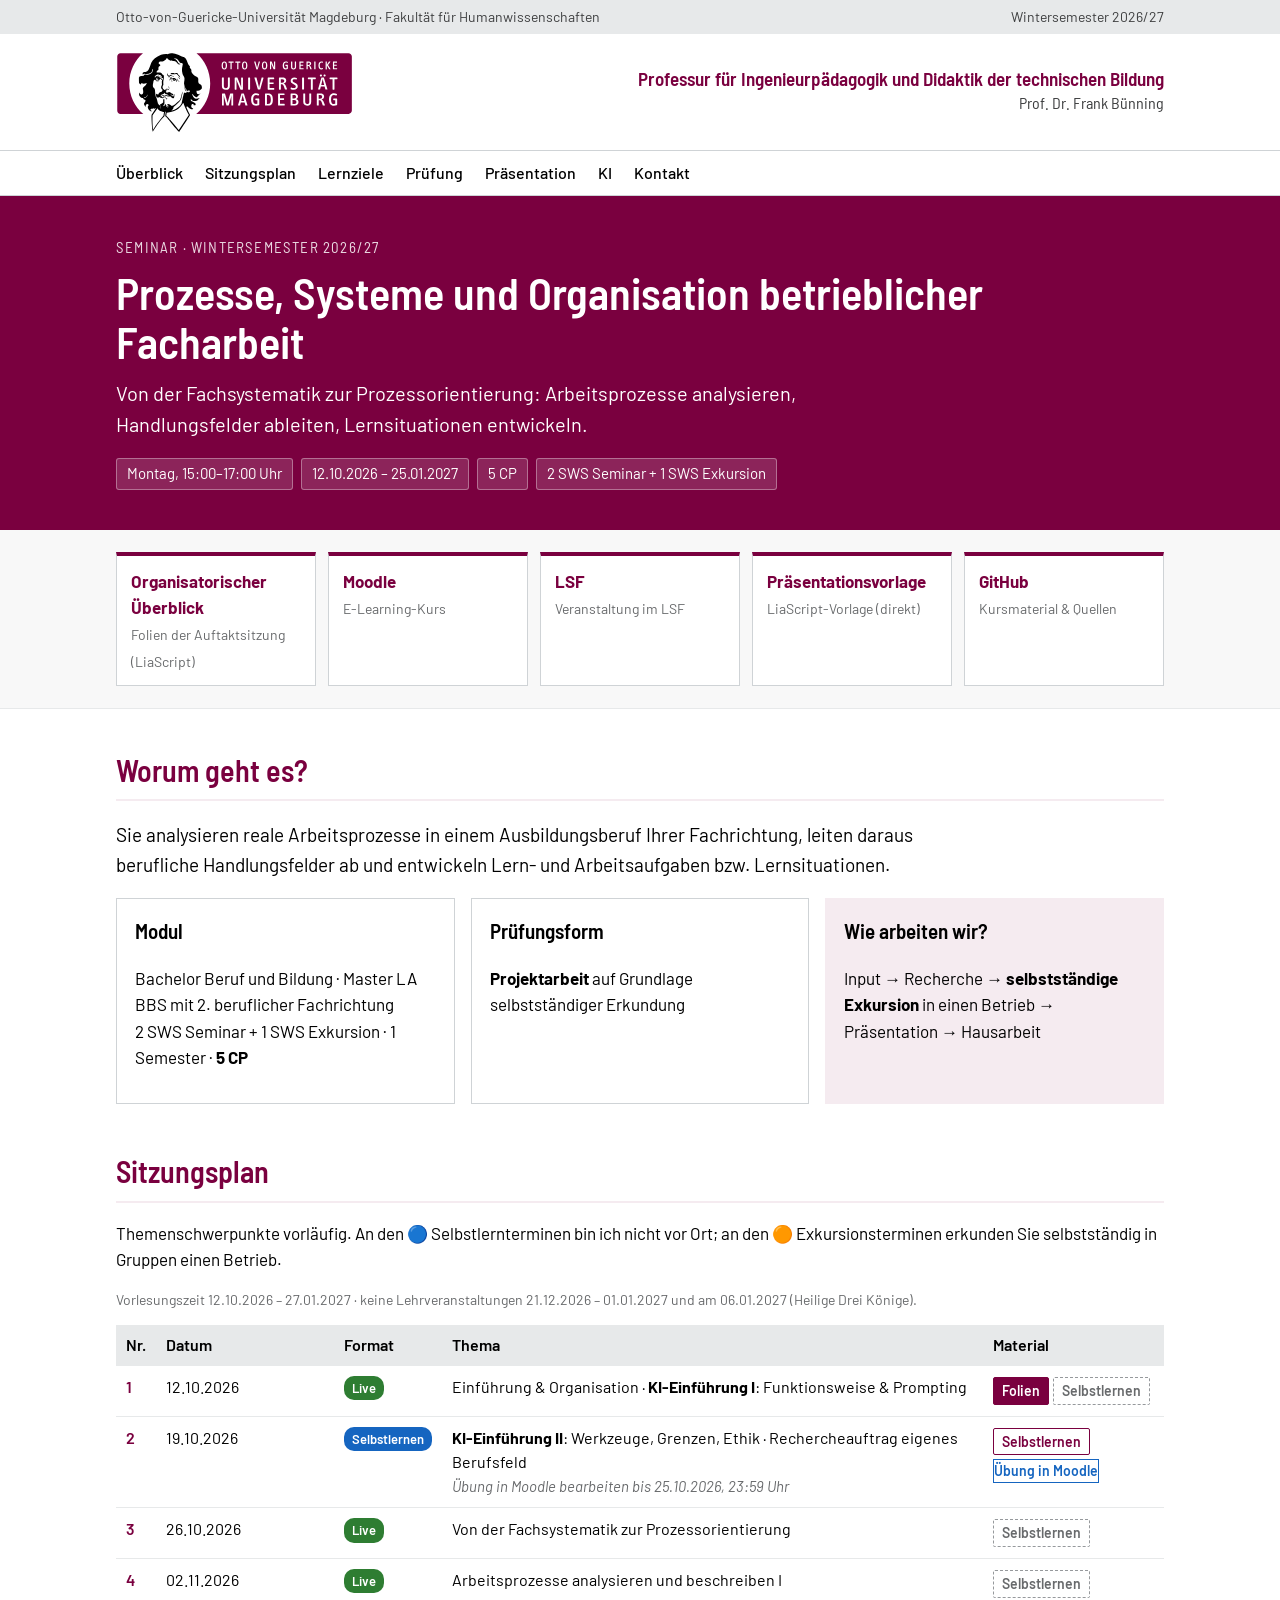
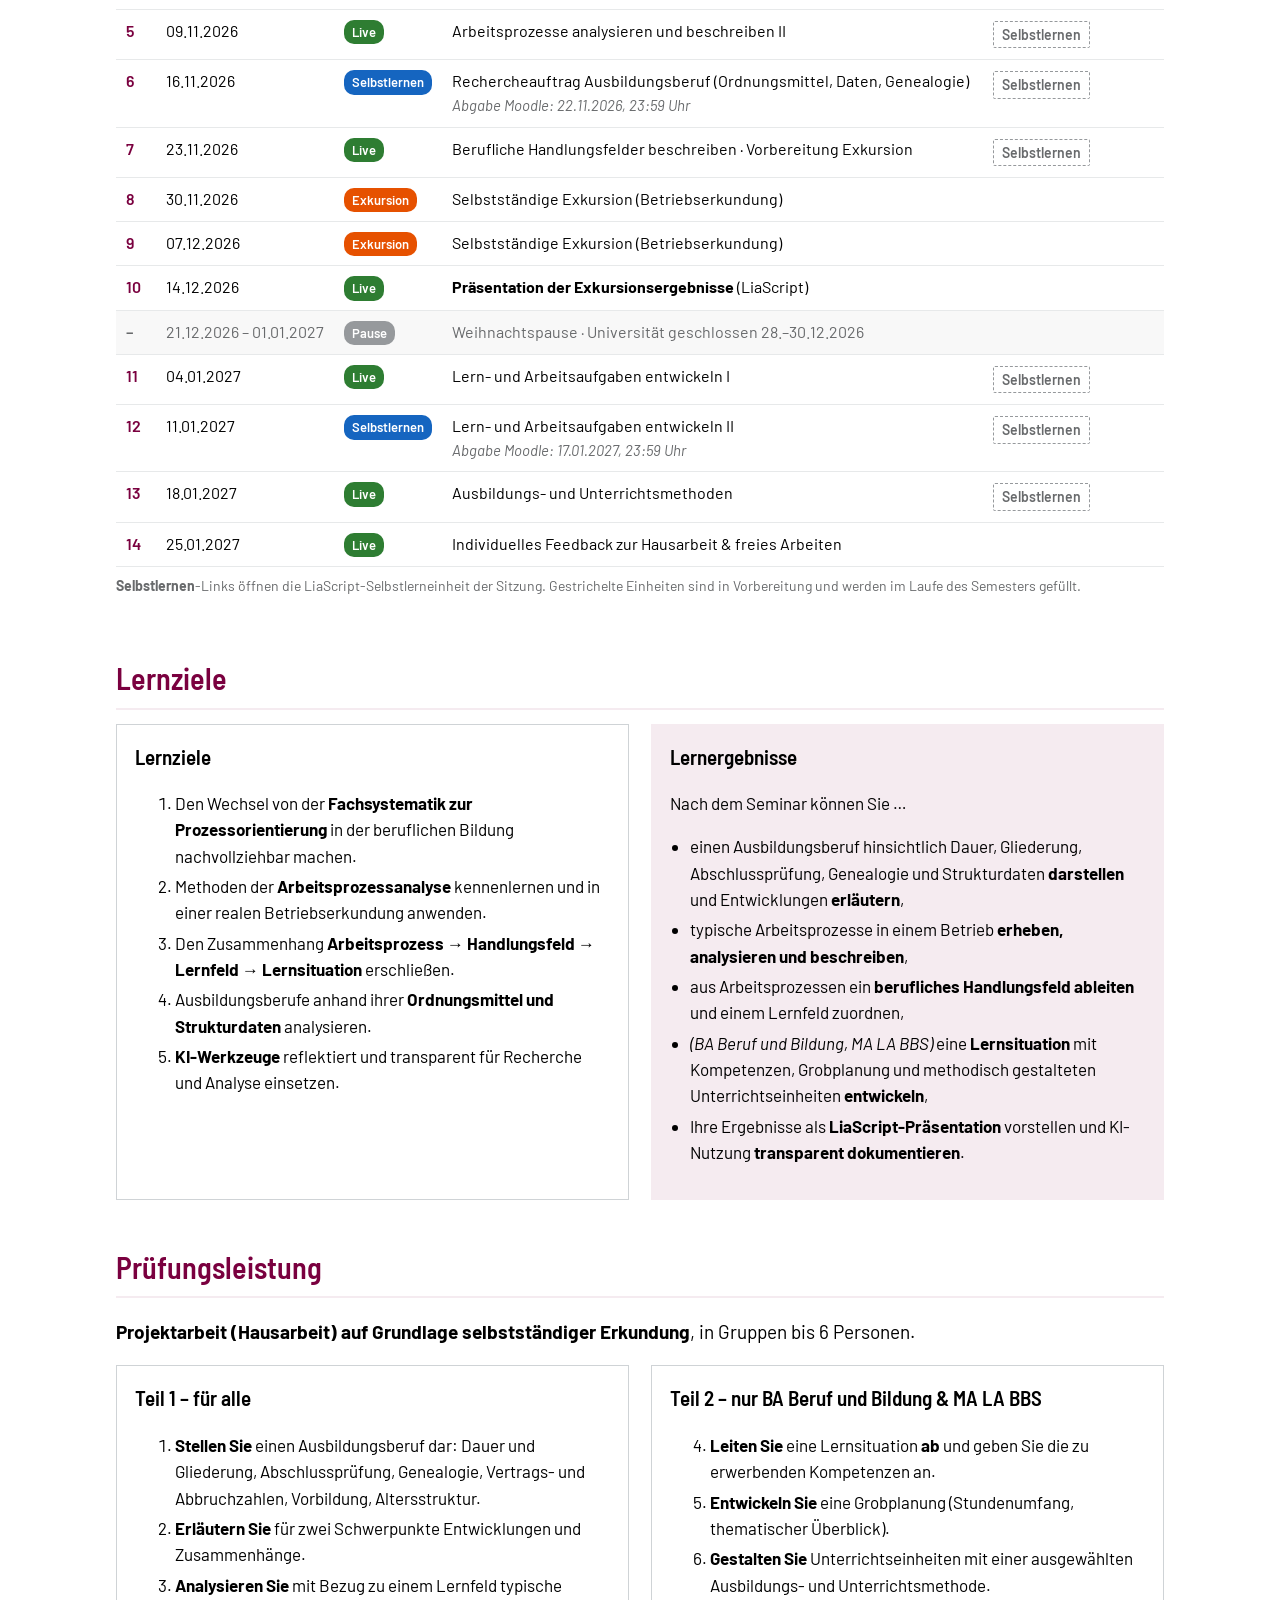
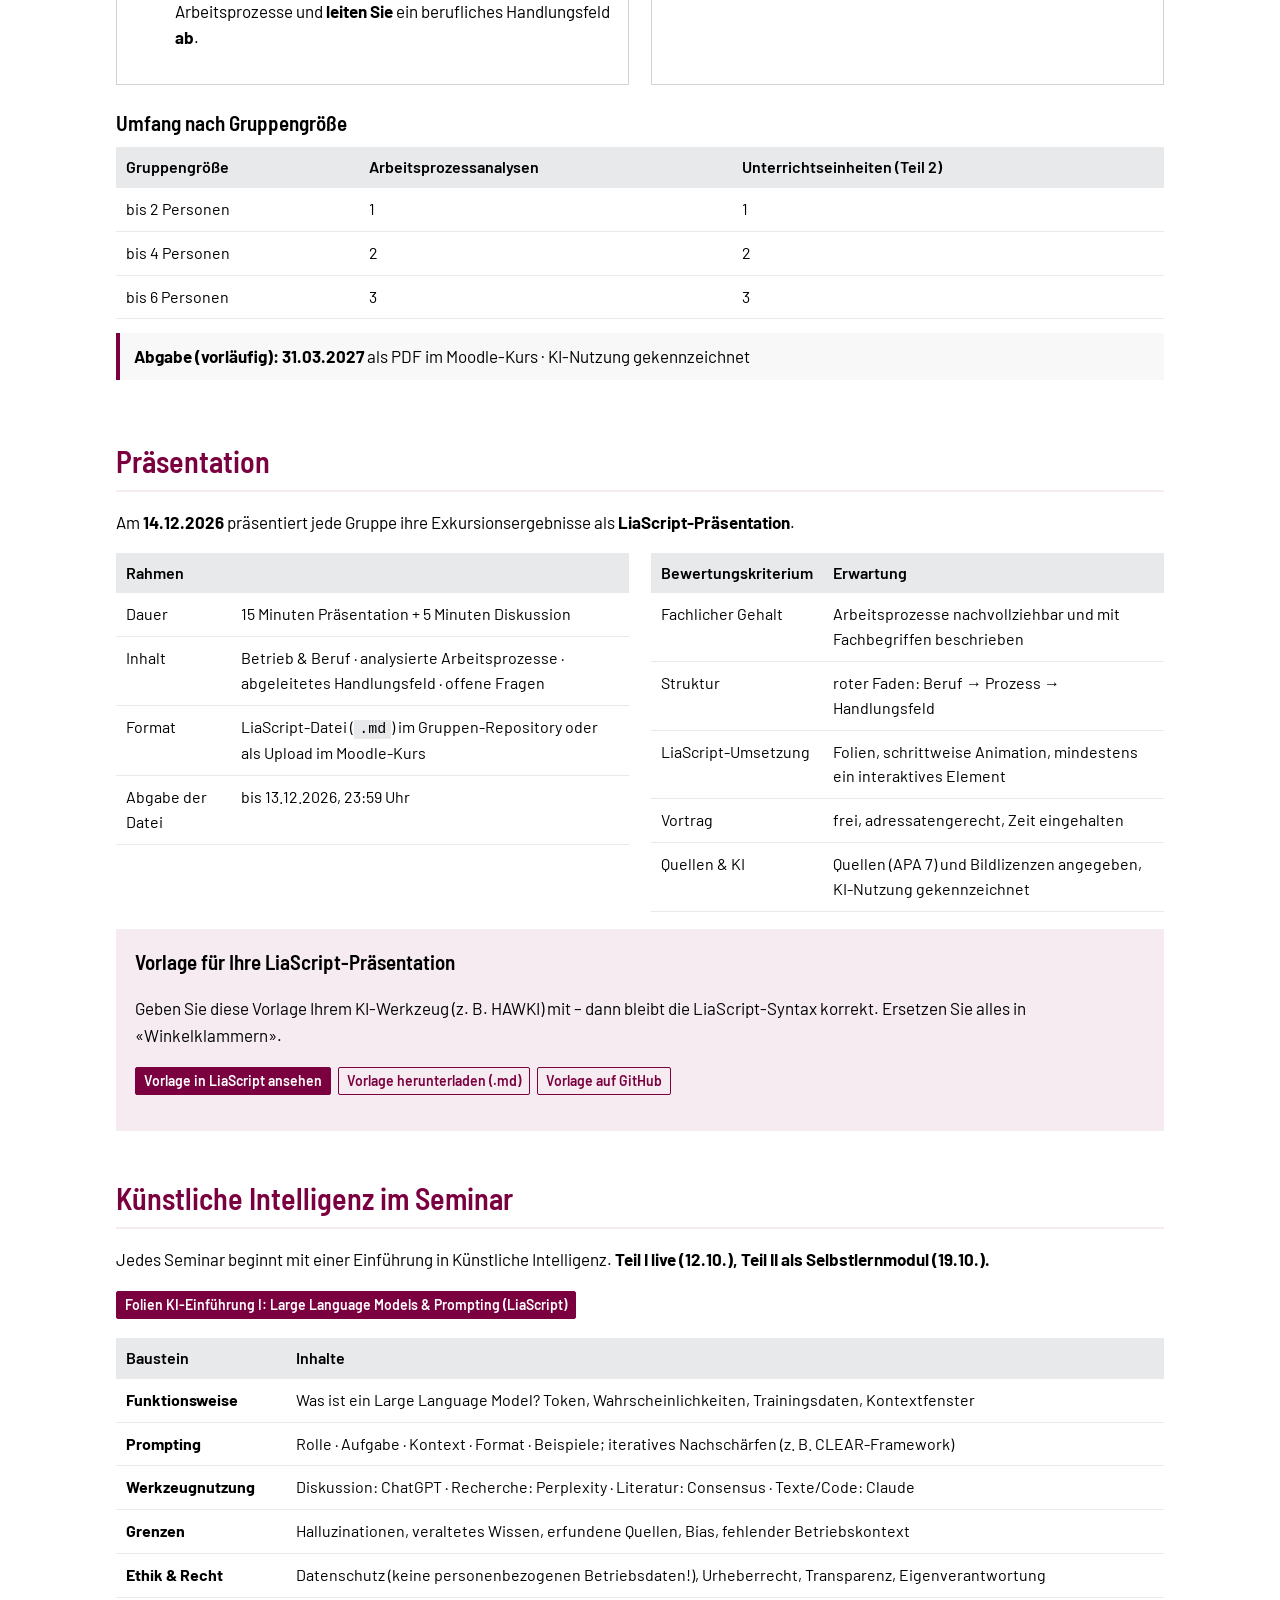
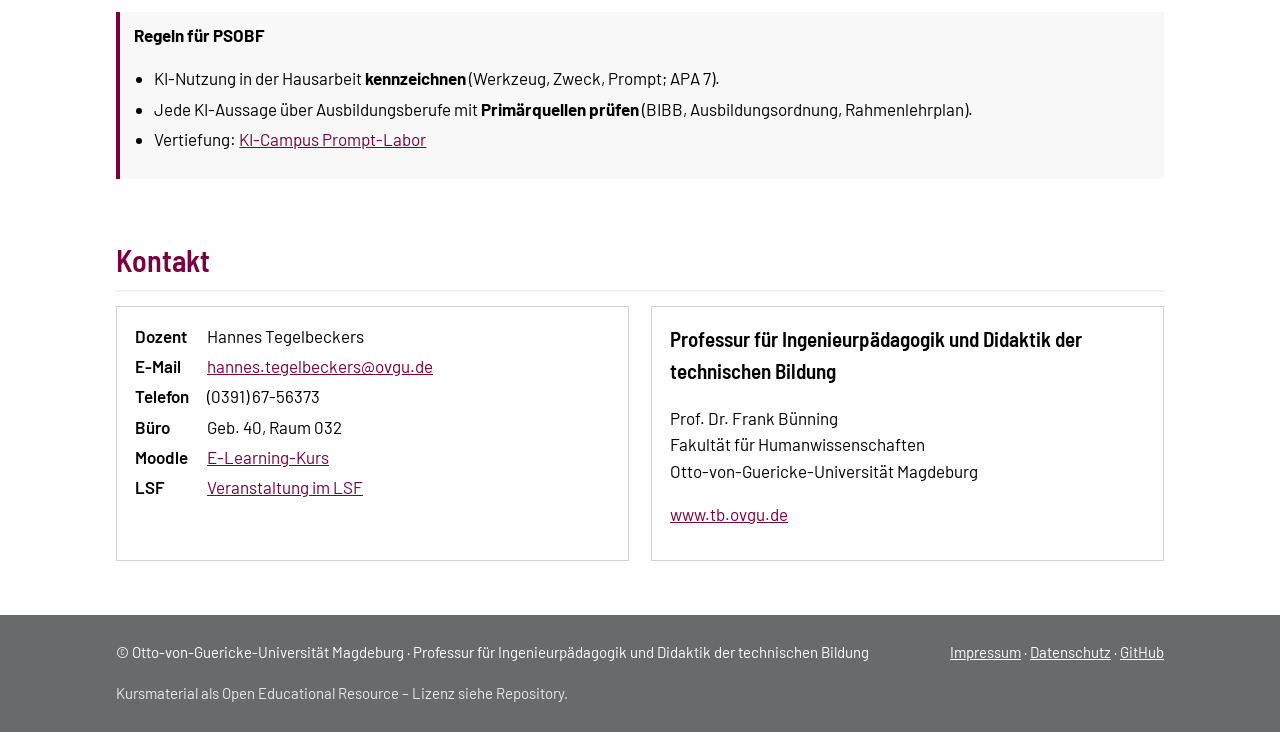
<file: index.html>
<!doctype html>
<html lang="de">
<head>
<meta charset="utf-8">
<meta name="viewport" content="width=device-width, initial-scale=1">
<title>PSOBF – Prozesse, Systeme und Organisation betrieblicher Facharbeit · OVGU</title>
<meta name="description" content="Kurswebseite des Seminars Prozesse, Systeme und Organisation betrieblicher Facharbeit (PSOBF), WiSe 2026/27, OVGU Magdeburg">
<link rel="icon" href="assets/ovgu_logo.svg" type="image/svg+xml">
<link rel="preconnect" href="https://fonts.googleapis.com">
<link rel="preconnect" href="https://fonts.gstatic.com" crossorigin>
<link href="https://fonts.googleapis.com/css2?family=Barlow:wght@400;500;600&family=Barlow+Semi+Condensed:wght@500;600&display=swap" rel="stylesheet">
<link rel="stylesheet" href="assets/style.css">
</head>
<body>
<div class="topbar"><div class="wrap">
  <span><a href="https://www.ovgu.de" target="_blank" rel="noopener">Otto-von-Guericke-Universität Magdeburg</a> · Fakultät für Humanwissenschaften</span>
  <span>Wintersemester 2026/27</span>
</div></div>
<header class="site"><div class="wrap">
  <a class="logo" href="https://www.ovgu.de" target="_blank" rel="noopener"><img src="assets/ovgu_logo.svg" alt="Logo der Otto-von-Guericke-Universität Magdeburg"></a>
  <a class="chair" href="https://www.tb.ovgu.de" target="_blank" rel="noopener">
    <div class="name">Professur für Ingenieurpädagogik und Didaktik der technischen Bildung</div>
    <div class="prof">Prof. Dr. Frank Bünning</div>
  </a>
</div></header>
<nav class="main" aria-label="Seitennavigation"><div class="wrap"><a href="#ueberblick">Überblick</a><a href="#sitzungen">Sitzungsplan</a><a href="#ziele">Lernziele</a><a href="#pruefung">Prüfung</a><a href="#praesentation">Präsentation</a><a href="#ki">KI</a><a href="#kontakt">Kontakt</a></div></nav>

<div class="hero"><div class="wrap">
  <div class="kicker">Seminar · Wintersemester 2026/27</div>
  <h1>Prozesse, Systeme und Organisation betrieblicher Facharbeit</h1>
  <p class="sub">Von der Fachsystematik zur Prozessorientierung: Arbeitsprozesse analysieren, Handlungsfelder ableiten, Lernsituationen entwickeln.</p>
  <div class="chips"><span class="chip">Montag, 15:00–17:00 Uhr</span><span class="chip">12.10.2026 – 25.01.2027</span><span class="chip">5 CP</span><span class="chip">2 SWS Seminar + 1 SWS Exkursion</span></div>
  
</div></div>

<div class="quick"><div class="wrap"><a class="qbtn" href="https://liascript.github.io/course/?https://raw.githubusercontent.com/OVGU-VET-TechEd/PSOBF_WiSe_2026_27/main/00_Organisation/organisational_overview_slide_PSOBF.md" target="_blank" rel="noopener"><strong>Organisatorischer Überblick</strong><span>Folien der Auftaktsitzung (LiaScript)</span></a><a class="qbtn" href="https://elearning.ovgu.de/course/view.php?id=22043" target="_blank" rel="noopener"><strong>Moodle</strong><span>E-Learning-Kurs</span></a><a class="qbtn" href="https://lsf.ovgu.de/qislsf/rds?state=verpublish&status=init&vmfile=no&publishid=236721&moduleCall=webInfo&publishConfFile=webInfo&publishSubDir=veranstaltung" target="_blank" rel="noopener"><strong>LSF</strong><span>Veranstaltung im LSF</span></a><a class="qbtn" href="https://liascript.github.io/course/?https://raw.githubusercontent.com/OVGU-VET-TechEd/PSOBF_WiSe_2026_27/main/00_Organisation/Vorlage_LiaScript_Praesentation.md" target="_blank" rel="noopener"><strong>Präsentationsvorlage</strong><span>LiaScript-Vorlage (direkt)</span></a><a class="qbtn" href="https://github.com/OVGU-VET-TechEd/PSOBF_WiSe_2026_27" target="_blank" rel="noopener"><strong>GitHub</strong><span>Kursmaterial & Quellen</span></a></div></div>

<main class="wrap">
<section id="ueberblick">
  <h2>Worum geht es?</h2>
  <p class="lead">Sie analysieren reale Arbeitsprozesse in einem Ausbildungsberuf Ihrer Fachrichtung, leiten daraus berufliche Handlungsfelder ab und entwickeln Lern- und Arbeitsaufgaben bzw. Lernsituationen.</p>
<div class="grid3">
  <div class="card"><h3>Modul</h3><p>Bachelor Beruf und Bildung · Master LA BBS mit 2. beruflicher Fachrichtung<br>2 SWS Seminar + 1 SWS Exkursion · 1 Semester · <b>5 CP</b></p></div>
  <div class="card"><h3>Prüfungsform</h3><p><b>Projektarbeit</b> auf Grundlage selbstständiger Erkundung</p></div>
  <div class="card tint"><h3>Wie arbeiten wir?</h3><p>Input → Recherche → <b>selbstständige Exkursion</b> in einen Betrieb → Präsentation → Hausarbeit</p></div>
</div>
</section>

<section id="sitzungen">
  <h2>Sitzungsplan</h2>
  <p>Themenschwerpunkte vorläufig. An den 🔵 Selbstlernterminen bin ich nicht vor Ort; an den 🟠 Exkursionsterminen erkunden Sie selbstständig in Gruppen einen Betrieb.</p><p class="legend">Vorlesungszeit 12.10.2026 – 27.01.2027 · keine Lehrveranstaltungen 21.12.2026 – 01.01.2027 und am 06.01.2027 (Heilige Drei Könige).</p>
  <div class="table-scroll"><table>
    <thead><tr><th>Nr.</th><th>Datum</th><th>Format</th><th>Thema</th><th>Material</th></tr></thead>
    <tbody><tr><td class="no">1</td><td class="date">12.10.2026</td><td><span class="badge live">Live</span></td><td>Einführung & Organisation · <b>KI-Einführung I</b>: Funktionsweise & Prompting</td><td class="links"><a class="lia solid" href="https://liascript.github.io/course/?https://raw.githubusercontent.com/OVGU-VET-TechEd/PSOBF_WiSe_2026_27/main/Sitzungen/01_KI_Einfuehrung_I_LLM_Prompting.md" target="_blank" rel="noopener">Folien</a><a class="lia soon" href="https://liascript.github.io/course/?https://raw.githubusercontent.com/OVGU-VET-TechEd/PSOBF_WiSe_2026_27/main/Selflearn/S01_KI_Einfuehrung_I.md" target="_blank" rel="noopener" title="in Vorbereitung">Selbstlernen</a></td></tr><tr><td class="no">2</td><td class="date">19.10.2026</td><td><span class="badge self">Selbstlernen</span></td><td><b>KI-Einführung II</b>: Werkzeuge, Grenzen, Ethik · Rechercheauftrag eigenes Berufsfeld<span class="q">Übung in Moodle bearbeiten bis 25.10.2026, 23:59 Uhr</span></td><td class="links"><a class="lia" href="https://liascript.github.io/course/?https://raw.githubusercontent.com/OVGU-VET-TechEd/PSOBF_WiSe_2026_27/main/Selflearn/S02_KI_Einfuehrung_II.md" target="_blank" rel="noopener">Selbstlernen</a><a class="lia moodle" href="https://elearning.ovgu.de/mod/scorm/view.php?id=702171" target="_blank" rel="noopener">Übung in Moodle</a></td></tr><tr><td class="no">3</td><td class="date">26.10.2026</td><td><span class="badge live">Live</span></td><td>Von der Fachsystematik zur Prozessorientierung</td><td class="links"><a class="lia soon" href="https://liascript.github.io/course/?https://raw.githubusercontent.com/OVGU-VET-TechEd/PSOBF_WiSe_2026_27/main/Selflearn/S03_Fachsystematik_Prozessorientierung.md" target="_blank" rel="noopener" title="in Vorbereitung">Selbstlernen</a></td></tr><tr><td class="no">4</td><td class="date">02.11.2026</td><td><span class="badge live">Live</span></td><td>Arbeitsprozesse analysieren und beschreiben I</td><td class="links"><a class="lia soon" href="https://liascript.github.io/course/?https://raw.githubusercontent.com/OVGU-VET-TechEd/PSOBF_WiSe_2026_27/main/Selflearn/S04_Arbeitsprozesse_I.md" target="_blank" rel="noopener" title="in Vorbereitung">Selbstlernen</a></td></tr><tr><td class="no">5</td><td class="date">09.11.2026</td><td><span class="badge live">Live</span></td><td>Arbeitsprozesse analysieren und beschreiben II</td><td class="links"><a class="lia soon" href="https://liascript.github.io/course/?https://raw.githubusercontent.com/OVGU-VET-TechEd/PSOBF_WiSe_2026_27/main/Selflearn/S05_Arbeitsprozesse_II.md" target="_blank" rel="noopener" title="in Vorbereitung">Selbstlernen</a></td></tr><tr><td class="no">6</td><td class="date">16.11.2026</td><td><span class="badge self">Selbstlernen</span></td><td>Rechercheauftrag Ausbildungsberuf (Ordnungsmittel, Daten, Genealogie)<span class="q">Abgabe Moodle: 22.11.2026, 23:59 Uhr</span></td><td class="links"><a class="lia soon" href="https://liascript.github.io/course/?https://raw.githubusercontent.com/OVGU-VET-TechEd/PSOBF_WiSe_2026_27/main/Selflearn/S06_Ausbildungsberuf_Ordnungsmittel.md" target="_blank" rel="noopener" title="in Vorbereitung">Selbstlernen</a></td></tr><tr><td class="no">7</td><td class="date">23.11.2026</td><td><span class="badge live">Live</span></td><td>Berufliche Handlungsfelder beschreiben · Vorbereitung Exkursion</td><td class="links"><a class="lia soon" href="https://liascript.github.io/course/?https://raw.githubusercontent.com/OVGU-VET-TechEd/PSOBF_WiSe_2026_27/main/Selflearn/S07_Berufliche_Handlungsfelder.md" target="_blank" rel="noopener" title="in Vorbereitung">Selbstlernen</a></td></tr><tr><td class="no">8</td><td class="date">30.11.2026</td><td><span class="badge excursion">Exkursion</span></td><td>Selbstständige Exkursion (Betriebserkundung)</td><td class="links"></td></tr><tr><td class="no">9</td><td class="date">07.12.2026</td><td><span class="badge excursion">Exkursion</span></td><td>Selbstständige Exkursion (Betriebserkundung)</td><td class="links"></td></tr><tr><td class="no">10</td><td class="date">14.12.2026</td><td><span class="badge live">Live</span></td><td><b>Präsentation der Exkursionsergebnisse</b> (LiaScript)</td><td class="links"></td></tr><tr class="pause"><td class="no">–</td><td class="date">21.12.2026 – 01.01.2027</td><td><span class="badge pause">Pause</span></td><td colspan="2">Weihnachtspause · Universität geschlossen 28.–30.12.2026</td></tr><tr><td class="no">11</td><td class="date">04.01.2027</td><td><span class="badge live">Live</span></td><td>Lern- und Arbeitsaufgaben entwickeln I</td><td class="links"><a class="lia soon" href="https://liascript.github.io/course/?https://raw.githubusercontent.com/OVGU-VET-TechEd/PSOBF_WiSe_2026_27/main/Selflearn/S11_Lern_und_Arbeitsaufgaben_I.md" target="_blank" rel="noopener" title="in Vorbereitung">Selbstlernen</a></td></tr><tr><td class="no">12</td><td class="date">11.01.2027</td><td><span class="badge self">Selbstlernen</span></td><td>Lern- und Arbeitsaufgaben entwickeln II<span class="q">Abgabe Moodle: 17.01.2027, 23:59 Uhr</span></td><td class="links"><a class="lia soon" href="https://liascript.github.io/course/?https://raw.githubusercontent.com/OVGU-VET-TechEd/PSOBF_WiSe_2026_27/main/Selflearn/S12_Lern_und_Arbeitsaufgaben_II.md" target="_blank" rel="noopener" title="in Vorbereitung">Selbstlernen</a></td></tr><tr><td class="no">13</td><td class="date">18.01.2027</td><td><span class="badge live">Live</span></td><td>Ausbildungs- und Unterrichtsmethoden</td><td class="links"><a class="lia soon" href="https://liascript.github.io/course/?https://raw.githubusercontent.com/OVGU-VET-TechEd/PSOBF_WiSe_2026_27/main/Selflearn/S13_Ausbildungs_und_Unterrichtsmethoden.md" target="_blank" rel="noopener" title="in Vorbereitung">Selbstlernen</a></td></tr><tr><td class="no">14</td><td class="date">25.01.2027</td><td><span class="badge live">Live</span></td><td>Individuelles Feedback zur Hausarbeit & freies Arbeiten</td><td class="links"></td></tr></tbody>
  </table></div>
  <p class="legend"><b>Selbstlernen</b>-Links öffnen die LiaScript-Selbstlerneinheit der Sitzung. Gestrichelte Einheiten sind in Vorbereitung und werden im Laufe des Semesters gefüllt.</p>
  
</section>

<section id="ziele">
  <h2>Lernziele</h2>
  <div class="grid2">
    <div class="card"><h3>Lernziele</h3><ol><li>Den Wechsel von der <b>Fachsystematik zur Prozessorientierung</b> in der beruflichen Bildung nachvollziehbar machen.</li><li>Methoden der <b>Arbeitsprozessanalyse</b> kennenlernen und in einer realen Betriebserkundung anwenden.</li><li>Den Zusammenhang <b>Arbeitsprozess → Handlungsfeld → Lernfeld → Lernsituation</b> erschließen.</li><li>Ausbildungsberufe anhand ihrer <b>Ordnungsmittel und Strukturdaten</b> analysieren.</li><li><b>KI-Werkzeuge</b> reflektiert und transparent für Recherche und Analyse einsetzen.</li></ol></div>
    <div class="card tint"><h3>Lernergebnisse</h3><p>Nach dem Seminar können Sie …</p><ul class="check"><li>einen Ausbildungsberuf hinsichtlich Dauer, Gliederung, Abschlussprüfung, Genealogie und Strukturdaten <b>darstellen</b> und Entwicklungen <b>erläutern</b>,</li><li>typische Arbeitsprozesse in einem Betrieb <b>erheben, analysieren und beschreiben</b>,</li><li>aus Arbeitsprozessen ein <b>berufliches Handlungsfeld ableiten</b> und einem Lernfeld zuordnen,</li><li><i>(BA Beruf und Bildung, MA LA BBS)</i> eine <b>Lernsituation</b> mit Kompetenzen, Grobplanung und methodisch gestalteten Unterrichtseinheiten <b>entwickeln</b>,</li><li>Ihre Ergebnisse als <b>LiaScript-Präsentation</b> vorstellen und KI-Nutzung <b>transparent dokumentieren</b>.</li></ul></div>
  </div>
</section>

<section id="pruefung">
  <h2>Prüfungsleistung</h2>
  <p class="lead"><b>Projektarbeit (Hausarbeit) auf Grundlage selbstständiger Erkundung</b>, in Gruppen bis 6 Personen.</p>
<div class="grid2">
  <div class="card"><h3>Teil 1 – für alle</h3><ol>
    <li><b>Stellen Sie</b> einen Ausbildungsberuf dar: Dauer und Gliederung, Abschlussprüfung, Genealogie, Vertrags- und Abbruchzahlen, Vorbildung, Altersstruktur.</li>
    <li><b>Erläutern Sie</b> für zwei Schwerpunkte Entwicklungen und Zusammenhänge.</li>
    <li><b>Analysieren Sie</b> mit Bezug zu einem Lernfeld typische Arbeitsprozesse und <b>leiten Sie</b> ein berufliches Handlungsfeld <b>ab</b>.</li></ol></div>
  <div class="card"><h3>Teil 2 – nur BA Beruf und Bildung & MA LA BBS</h3><ol start="4">
    <li><b>Leiten Sie</b> eine Lernsituation <b>ab</b> und geben Sie die zu erwerbenden Kompetenzen an.</li>
    <li><b>Entwickeln Sie</b> eine Grobplanung (Stundenumfang, thematischer Überblick).</li>
    <li><b>Gestalten Sie</b> Unterrichtseinheiten mit einer ausgewählten Ausbildungs- und Unterrichtsmethode.</li></ol></div>
</div>
<h3>Umfang nach Gruppengröße</h3><div class="table-scroll"><table><thead><tr><th>Gruppengröße</th><th>Arbeitsprozessanalysen</th><th>Unterrichtseinheiten (Teil 2)</th></tr></thead><tbody><tr><td>bis 2 Personen</td><td>1</td><td>1</td></tr><tr><td>bis 4 Personen</td><td>2</td><td>2</td></tr><tr><td>bis 6 Personen</td><td>3</td><td>3</td></tr></tbody></table></div><div class="note"><b>Abgabe (vorläufig): 31.03.2027</b> als PDF im Moodle-Kurs · KI-Nutzung gekennzeichnet</div>
</section>

<section id="praesentation">
  <h2>Präsentation</h2>
  <p>Am <b>14.12.2026</b> präsentiert jede Gruppe ihre Exkursionsergebnisse als <b>LiaScript-Präsentation</b>.</p><div class="grid2"><div><div class="table-scroll"><table><thead><tr><th>Rahmen</th><th></th></tr></thead><tbody><tr><td>Dauer</td><td>15 Minuten Präsentation + 5 Minuten Diskussion</td></tr><tr><td>Inhalt</td><td>Betrieb & Beruf · analysierte Arbeitsprozesse · abgeleitetes Handlungsfeld · offene Fragen</td></tr><tr><td>Format</td><td>LiaScript-Datei (<code>.md</code>) im Gruppen-Repository oder als Upload im Moodle-Kurs</td></tr><tr><td>Abgabe der Datei</td><td>bis 13.12.2026, 23:59 Uhr</td></tr></tbody></table></div></div><div><div class="table-scroll"><table><thead><tr><th>Bewertungskriterium</th><th>Erwartung</th></tr></thead><tbody><tr><td>Fachlicher Gehalt</td><td>Arbeitsprozesse nachvollziehbar und mit Fachbegriffen beschrieben</td></tr><tr><td>Struktur</td><td>roter Faden: Beruf → Prozess → Handlungsfeld</td></tr><tr><td>LiaScript-Umsetzung</td><td>Folien, schrittweise Animation, mindestens ein interaktives Element</td></tr><tr><td>Vortrag</td><td>frei, adressatengerecht, Zeit eingehalten</td></tr><tr><td>Quellen & KI</td><td>Quellen (APA 7) und Bildlizenzen angegeben, KI-Nutzung gekennzeichnet</td></tr></tbody></table></div></div></div><p></p>
  <div class="card tint">
    <h3>Vorlage für Ihre LiaScript-Präsentation</h3>
    <p>Geben Sie diese Vorlage Ihrem KI-Werkzeug (z. B. HAWKI) mit – dann bleibt die LiaScript-Syntax korrekt. Ersetzen Sie alles in «Winkelklammern».</p>
    <p>
      <a class="lia solid" href="https://liascript.github.io/course/?https://raw.githubusercontent.com/OVGU-VET-TechEd/PSOBF_WiSe_2026_27/main/00_Organisation/Vorlage_LiaScript_Praesentation.md" target="_blank" rel="noopener">Vorlage in LiaScript ansehen</a>
      <a class="lia" href="https://raw.githubusercontent.com/OVGU-VET-TechEd/PSOBF_WiSe_2026_27/main/00_Organisation/Vorlage_LiaScript_Praesentation.md" download>Vorlage herunterladen (.md)</a>
      <a class="lia" href="https://github.com/OVGU-VET-TechEd/PSOBF_WiSe_2026_27/blob/main/00_Organisation/Vorlage_LiaScript_Praesentation.md" target="_blank" rel="noopener">Vorlage auf GitHub</a>
    </p>
    
  </div>
</section>

<section id="ki">
  <h2>Künstliche Intelligenz im Seminar</h2>
  <p>Jedes Seminar beginnt mit einer Einführung in Künstliche Intelligenz. <b>Teil I live (12.10.), Teil II als Selbstlernmodul (19.10.).</b></p><p><a class="lia solid" href="https://liascript.github.io/course/?https://raw.githubusercontent.com/OVGU-VET-TechEd/PSOBF_WiSe_2026_27/main/Sitzungen/01_KI_Einfuehrung_I_LLM_Prompting.md" target="_blank" rel="noopener">Folien KI-Einführung I: Large Language Models &amp; Prompting (LiaScript)</a></p><div class="table-scroll"><table><thead><tr><th>Baustein</th><th>Inhalte</th></tr></thead><tbody><tr><td><b>Funktionsweise</b></td><td>Was ist ein Large Language Model? Token, Wahrscheinlichkeiten, Trainingsdaten, Kontextfenster</td></tr><tr><td><b>Prompting</b></td><td>Rolle · Aufgabe · Kontext · Format · Beispiele; iteratives Nachschärfen (z. B. CLEAR-Framework)</td></tr><tr><td><b>Werkzeugnutzung</b></td><td>Diskussion: ChatGPT · Recherche: Perplexity · Literatur: Consensus · Texte/Code: Claude</td></tr><tr><td><b>Grenzen</b></td><td>Halluzinationen, veraltetes Wissen, erfundene Quellen, Bias, fehlender Betriebskontext</td></tr><tr><td><b>Ethik & Recht</b></td><td>Datenschutz (keine personenbezogenen Betriebsdaten!), Urheberrecht, Transparenz, Eigenverantwortung</td></tr></tbody></table></div><div class="note"><b>Regeln für PSOBF</b><ul class="check">
<li>KI-Nutzung in der Hausarbeit <b>kennzeichnen</b> (Werkzeug, Zweck, Prompt; APA 7).</li>
<li>Jede KI-Aussage über Ausbildungsberufe mit <b>Primärquellen prüfen</b> (BIBB, Ausbildungsordnung, Rahmenlehrplan).</li>
<li>Vertiefung: <a href="https://ki-campus.org/courses/prompt-labor" target="_blank" rel="noopener">KI-Campus Prompt-Labor</a></li></ul></div>
</section>

<section id="kontakt" class="contact">
  <h2>Kontakt</h2>
  <div class="grid2">
    <div class="card"><dl><dt>Dozent</dt><dd>Hannes Tegelbeckers</dd><dt>E-Mail</dt><dd><a href="mailto:hannes.tegelbeckers@ovgu.de">hannes.tegelbeckers@ovgu.de</a></dd><dt>Telefon</dt><dd>(0391) 67-56373</dd><dt>Büro</dt><dd>Geb. 40, Raum 032</dd><dt>Moodle</dt><dd><a href="https://elearning.ovgu.de/course/view.php?id=22043">E-Learning-Kurs</a></dd><dt>LSF</dt><dd><a href="https://lsf.ovgu.de/qislsf/rds?state=verpublish&status=init&vmfile=no&publishid=236721&moduleCall=webInfo&publishConfFile=webInfo&publishSubDir=veranstaltung">Veranstaltung im LSF</a></dd></dl></div>
    <div class="card"><h3>Professur für Ingenieurpädagogik und Didaktik der technischen Bildung</h3><p>Prof. Dr. Frank Bünning<br>Fakultät für Humanwissenschaften<br>Otto-von-Guericke-Universität Magdeburg</p>
      <p><a href="https://www.tb.ovgu.de" target="_blank" rel="noopener">www.tb.ovgu.de</a></p></div>
  </div>
</section>
</main>

<footer class="site"><div class="wrap">
  <span>© Otto-von-Guericke-Universität Magdeburg · Professur für Ingenieurpädagogik und Didaktik der technischen Bildung</span>
  <span><a href="https://www.ovgu.de/impressum" target="_blank" rel="noopener">Impressum</a> · <a href="https://www.ovgu.de/datenschutz" target="_blank" rel="noopener">Datenschutz</a> · <a href="https://github.com/OVGU-VET-TechEd/PSOBF_WiSe_2026_27" target="_blank" rel="noopener">GitHub</a></span>
  <span style="flex-basis:100%;opacity:.85">Kursmaterial als Open Educational Resource – Lizenz siehe Repository.</span>
</div></footer>
</body>
</html>
</file>
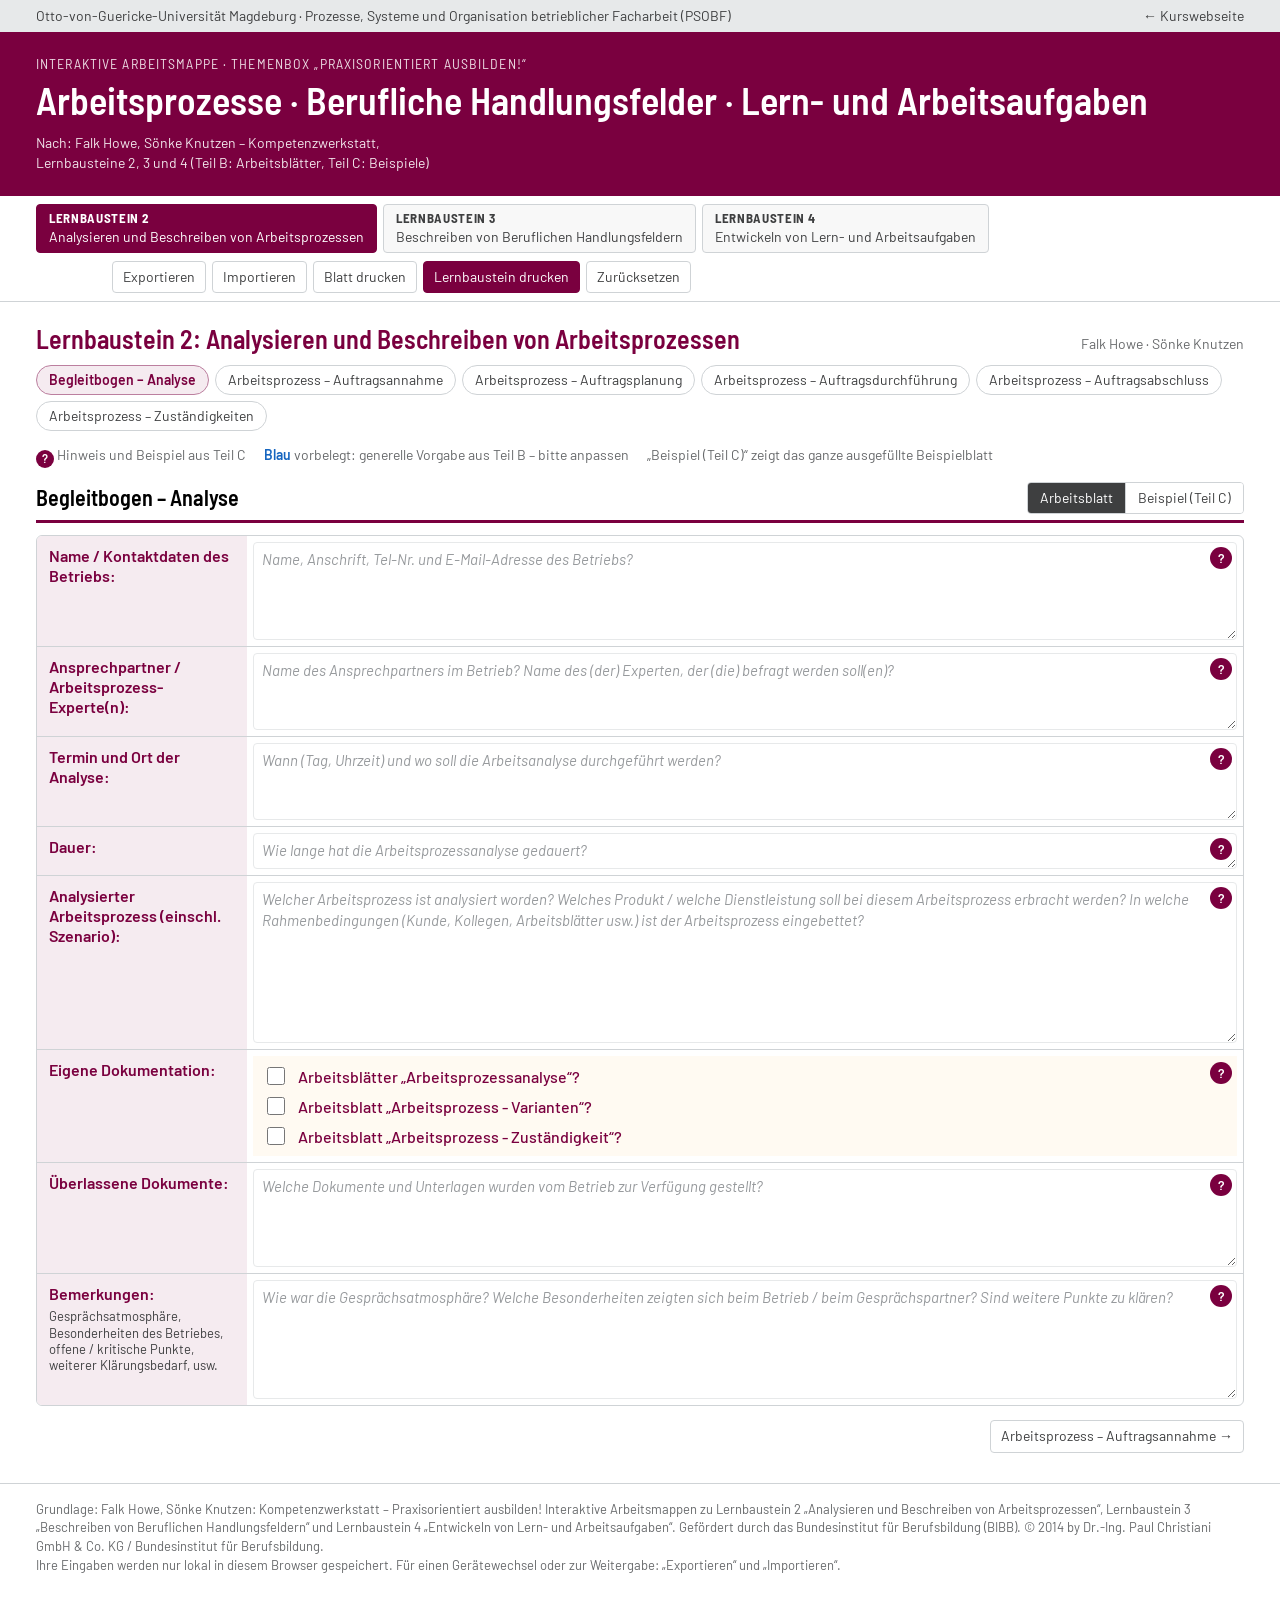
<file: Transformierte_Arbeitsmappe_PSOBF/index.html>
<!doctype html>
<html lang="de">
<head>
<meta charset="utf-8">
<meta name="viewport" content="width=device-width, initial-scale=1">
<title>Interaktive Arbeitsmappe · PSOBF</title>
<meta name="description" content="Interaktive Arbeitsmappe zu den Lernbausteinen 2, 3 und 4 der Kompetenzwerkstatt (Howe/Knutzen): Arbeitsprozesse analysieren, Berufliche Handlungsfelder beschreiben, Lern- und Arbeitsaufgaben entwickeln.">
<link rel="icon" href="../assets/ovgu_logo.svg" type="image/svg+xml">
<link rel="preconnect" href="https://fonts.googleapis.com">
<link rel="preconnect" href="https://fonts.gstatic.com" crossorigin>
<link href="https://fonts.googleapis.com/css2?family=Barlow:wght@400;500;600&family=Barlow+Semi+Condensed:wght@500;600&display=swap" rel="stylesheet">
<style>
:root {
  color-scheme: light;
  --main: #7a003f; --main-dark: #5c002f; --second: #bc7f9f; --third: #f5ebf0;
  --grey-1: #3e3f40; --grey-2: #686a6c; --grey-3: #96999c; --grey-4: #cfd3d6; --grey-5: #e7e9ea; --grey-6: #f8f8f8;
  --blue: #1565c0; --blue-bg: #f3f7fc; --ok: #2e7d32;
  --content-width: 1240px;
  --lab-w: 210px;
}
* { box-sizing: border-box; }
html { scroll-behavior: smooth; }
body { margin: 0; font-family: "Barlow", "Helvetica Neue", Arial, sans-serif; font-size: 16px; line-height: 1.45; color: #000; background: #fff; overflow-wrap: anywhere; }
a { color: var(--main); }
button { font: inherit; }
.wrap { max-width: var(--content-width); margin: 0 auto; padding: 0 16px; }
.cond { font-family: "Barlow Semi Condensed", "Barlow", sans-serif; }

/* header */
.topbar { background: var(--grey-5); font-size: 14px; color: var(--grey-1); }
.topbar .wrap { display: flex; justify-content: space-between; gap: 12px; flex-wrap: wrap; padding-top: 6px; padding-bottom: 6px; }
.topbar a { color: var(--grey-1); text-decoration: none; }
.topbar a:hover { color: var(--main); }
.hero { background: var(--main); color: #fff; }
.hero .wrap { padding-top: 22px; padding-bottom: 22px; display: flex; gap: 12px 32px; flex-wrap: wrap; align-items: flex-end; justify-content: space-between; }
.hero .kicker { font-family: "Barlow Semi Condensed", sans-serif; text-transform: uppercase; letter-spacing: .08em; font-size: 14px; opacity: .85; }
.hero h1 { font-family: "Barlow Semi Condensed", sans-serif; font-weight: 600; font-size: clamp(26px, 3.6vw, 38px); line-height: 1.12; margin: 4px 0 0; }
.hero .src { font-size: 14px; opacity: .9; max-width: 420px; }

/* toolbar */
.toolbar { position: sticky; top: 0; z-index: 20; background: #fff; border-bottom: 1px solid var(--grey-4); }
.toolbar .wrap { display: flex; flex-wrap: wrap; gap: 8px 16px; align-items: center; justify-content: space-between; padding-top: 8px; padding-bottom: 8px; }
.lbtabs { display: flex; gap: 6px; flex-wrap: wrap; }
.lbtab { border: 1px solid var(--grey-4); background: var(--grey-6); color: var(--grey-1); border-radius: 4px; padding: 6px 12px; cursor: pointer; text-align: left; line-height: 1.2; }
.lbtab b { display: block; font-family: "Barlow Semi Condensed", sans-serif; font-size: 13px; text-transform: uppercase; letter-spacing: .05em; }
.lbtab span { font-size: 14px; }
.lbtab[aria-selected="true"] { background: var(--main); border-color: var(--main); color: #fff; }
.lbtab:hover:not([aria-selected="true"]) { border-color: var(--main); color: var(--main); }
.actions { display: flex; gap: 6px; flex-wrap: wrap; align-items: center; }
.btn { border: 1px solid var(--grey-4); background: #fff; color: var(--grey-1); border-radius: 4px; padding: 5px 10px; cursor: pointer; font-size: 14px; }
.btn:hover { border-color: var(--main); color: var(--main); }
.btn.primary { background: var(--main); border-color: var(--main); color: #fff; }
.btn.primary:hover { background: var(--main-dark); color: #fff; }
.status { font-size: 13px; color: var(--grey-2); min-width: 10ch; }
.status.warn { color: #b3261e; }

/* layout: sheet nav + sheet */
.lbhead { display: flex; flex-wrap: wrap; justify-content: space-between; align-items: baseline; gap: 4px 16px; margin: 22px 0 10px; }
.lbhead h2 { font-family: "Barlow Semi Condensed", sans-serif; font-weight: 600; color: var(--main); font-size: 26px; margin: 0; line-height: 1.15; }
.lbhead .authors { color: var(--grey-2); font-size: 14px; }
.sheetnav { display: flex; flex-wrap: wrap; gap: 6px; margin: 0 0 14px; padding: 0; list-style: none; }
.sheetnav button { border: 1px solid var(--grey-4); background: #fff; border-radius: 999px; padding: 4px 12px; cursor: pointer; font-size: 14px; color: var(--grey-1); }
.sheetnav button:hover { border-color: var(--main); color: var(--main); }
.sheetnav button[aria-current="true"] { background: var(--third); border-color: var(--second); color: var(--main); font-weight: 600; }
.legend { font-size: 14px; color: var(--grey-2); margin: 0 0 14px; display: flex; flex-wrap: wrap; gap: 4px 18px; }
.legend .qi { display: inline-grid; place-items: center; width: 18px; height: 18px; border-radius: 50%; background: var(--main); color: #fff; font-weight: 600; font-size: 12px; vertical-align: -3px; }
.legend .bl { color: var(--blue); font-weight: 600; }

.sheet { display: none; margin-bottom: 28px; }
.sheet.active { display: block; }
.sheethead { display: flex; flex-wrap: wrap; justify-content: space-between; align-items: center; gap: 8px 16px; border-bottom: 3px solid var(--main); padding-bottom: 6px; margin-bottom: 12px; }
.sheethead h3 { font-family: "Barlow Semi Condensed", sans-serif; font-weight: 600; font-size: 22px; margin: 0; color: #000; }
.modes { display: inline-flex; border: 1px solid var(--grey-4); border-radius: 4px; overflow: hidden; }
.modes button { border: 0; background: #fff; padding: 5px 12px; cursor: pointer; font-size: 14px; color: var(--grey-1); }
.modes button + button { border-left: 1px solid var(--grey-4); }
.modes button[aria-pressed="true"] { background: var(--grey-1); color: #fff; }
.exbanner { background: var(--grey-6); border-left: 4px solid var(--grey-3); padding: 8px 12px; font-size: 14px; color: var(--grey-1); margin-bottom: 12px; }
.pager { display: flex; justify-content: space-between; gap: 8px; margin-top: 14px; }

/* boxes & rows (label column + content) */
.box { border: 1px solid var(--grey-4); border-radius: 6px; overflow: hidden; margin-bottom: 14px; }
.row { display: grid; grid-template-columns: var(--lab-w) 1fr; }
.row + .row { border-top: 1px solid var(--grey-4); }
.row.three { grid-template-columns: var(--lab-w) 250px 1fr; }
.lab { background: var(--third); padding: 10px 12px; font-weight: 600; color: var(--main); line-height: 1.25; }
.lab small { display: block; font-weight: 400; color: var(--grey-1); margin-top: 4px; font-size: 13px; }
.guide { padding: 10px 12px; color: var(--blue); font-size: 14px; white-space: pre-wrap; border-left: 1px solid var(--grey-4); background: var(--blue-bg); }
.cell { padding: 6px; min-width: 0; }
.row > .cell + .cell, .row > .guide + .cell { border-left: 1px solid var(--grey-4); }
.sub3 { display: grid; grid-template-columns: 1fr 1fr; gap: 6px; }

/* phase banner (arrow) */
.phase { display: grid; grid-template-columns: var(--lab-w) 1fr; background: var(--grey-5); border-top: 1px solid var(--grey-4); border-bottom: 1px solid var(--grey-4); }
.phase .lab { background: var(--main); color: #fff; }
.phase .arrow { margin: 6px 12px; justify-self: start; background: var(--main); color: #fff; font-family: "Barlow Semi Condensed", sans-serif; font-weight: 600; padding: 4px 30px 4px 12px; clip-path: polygon(0 0, calc(100% - 16px) 0, 100% 50%, calc(100% - 16px) 100%, 0 100%); }
.colhead { background: var(--grey-5); font-family: "Barlow Semi Condensed", sans-serif; font-weight: 600; color: var(--main); padding: 6px 10px; }
.colhead small { display: block; font-family: "Barlow", sans-serif; font-weight: 400; font-size: 12px; color: var(--grey-2); }

/* fields */
.fld { position: relative; }
.fld textarea { display: block; width: 100%; min-height: 2.4em; resize: vertical; border: 1px solid var(--grey-5); border-radius: 4px; padding: 6px 30px 6px 8px; font: inherit; font-size: 15px; line-height: 1.4; color: #000; background: #fff; overflow: hidden; }
.fld textarea:hover { border-color: var(--grey-4); }
.fld textarea:focus { outline: 2px solid var(--second); outline-offset: 0; border-color: var(--second); }
.fld textarea::placeholder { color: var(--grey-3); font-style: italic; }
.fld.blue textarea { color: var(--blue); background: var(--blue-bg); }
.fld .cap { display: none; font-size: 12px; font-weight: 600; color: var(--main); margin: 2px 0 2px 2px; }
.q { position: absolute; top: 5px; right: 5px; width: 22px; height: 22px; border-radius: 50%; border: 0; background: var(--main); color: #fff; font-weight: 600; font-size: 13px; line-height: 22px; padding: 0; cursor: pointer; z-index: 2; }
.fld .cap ~ .q { top: 25px; }
.q:hover, .q[aria-expanded="true"] { background: var(--main-dark); box-shadow: 0 0 0 3px var(--third); }
.q:focus-visible { outline: 2px solid var(--main); outline-offset: 2px; }
.take { margin-top: 4px; border: 1px dashed var(--blue); background: #fff; color: var(--blue); border-radius: 4px; font-size: 12px; padding: 2px 8px; cursor: pointer; }
.take:hover { background: var(--blue-bg); }
.exv { white-space: pre-wrap; font-size: 14px; line-height: 1.4; padding: 6px 8px; min-height: 2.4em; }
.fld.exmode .exv { border: 1px dashed var(--grey-4); border-radius: 4px; background: var(--grey-6); }
.fld.blue.exmode .exv { color: var(--blue); }
.exv .empty { color: var(--grey-3); }

/* check groups */
.checks { display: grid; gap: 6px; padding: 8px 34px 8px 10px; position: relative; background: #fffaf2; }
.checks label { display: flex; gap: 10px; align-items: center; cursor: pointer; font-weight: 500; color: var(--main); }
.checks input { width: 18px; height: 18px; accent-color: var(--main); }
.ticks { position: relative; display: flex; flex-wrap: wrap; gap: 0; padding: 6px 28px 6px 4px; }
.ticks label { display: grid; justify-items: center; gap: 1px; font-size: 13px; font-weight: 600; width: 20px; cursor: pointer; }
.lab, .mx .rl, .mx .corner, .colhead, .mx .dim { overflow-wrap: normal; word-break: normal; -webkit-hyphens: auto; hyphens: auto; }
.ticks input { margin: 0; width: 16px; height: 16px; accent-color: var(--main); }
.tk { display: inline-grid; place-items: center; width: 16px; height: 16px; border: 1px solid var(--grey-3); border-radius: 3px; font-size: 13px; line-height: 1; color: #fff; }
.tk.on { background: var(--main); border-color: var(--main); }
.checks .tk { width: 18px; height: 18px; }
.radio { display: grid; grid-template-columns: 1fr 1fr; position: relative; background: #fffaf2; }
.radio label { display: flex; gap: 10px; align-items: center; padding: 10px 14px; color: var(--main); font-weight: 500; cursor: pointer; }
.radio label + label { border-left: 1px solid var(--grey-4); }
.radio input { width: 18px; height: 18px; accent-color: var(--main); }
.radio .q, .checks .q, .ticks .q { top: 6px; }

/* matrices */
.mx { display: grid; border: 1px solid var(--grey-4); border-radius: 6px; overflow: hidden; margin-bottom: 14px; }
.mx > * { border-right: 1px solid var(--grey-4); border-bottom: 1px solid var(--grey-4); min-width: 0; }
.mx .rl { background: var(--third); color: var(--main); font-weight: 600; padding: 8px 10px; line-height: 1.2; }
.mx .rl small { display: block; font-weight: 400; color: var(--grey-1); font-size: 12px; margin-top: 4px; }
.mx .corner { background: var(--main); color: #fff; font-weight: 600; padding: 8px 10px; }
.mx .ph { background: var(--grey-5); padding: 6px; display: flex; align-items: center; }
.mx .ph .arrow { margin: 0; background: var(--main); color: #fff; font-family: "Barlow Semi Condensed", sans-serif; font-weight: 600; padding: 3px 24px 3px 10px; clip-path: polygon(0 0, calc(100% - 12px) 0, 100% 50%, calc(100% - 12px) 100%, 0 100%); font-size: 15px; }
.mx .title { grid-column: 1 / -1; background: var(--grey-5); padding: 8px 10px; font-weight: 600; color: var(--main); }
.mx .title span { font-weight: 400; color: #000; }
.mx .phband { grid-column: 1 / -1; background: var(--main); color: #fff; font-family: "Barlow Semi Condensed", sans-serif; font-weight: 600; padding: 4px 10px; display: none; }
.mx .c { padding: 5px; }
.mx .c.tint { background: #fffaf2; }
.mx.kp { grid-template-columns: 40px repeat(4, 1fr); }
.mx.kp .dim { writing-mode: vertical-rl; transform: rotate(180deg); text-align: center; background: var(--third); color: var(--main); font-weight: 600; padding: 8px 4px; }
.mx.en { grid-template-columns: 170px repeat(4, 1fr); }
.mx.zu { grid-template-columns: 170px repeat(4, 1fr); }
.mx.zu .corner { font-size: 14px; display: flex; align-items: center; }
.mx.zp { grid-template-columns: 96px repeat(5, 1fr); }
.mx .slot { display: grid; gap: 4px; padding: 6px; }
.mx .slot .fld textarea { font-size: 14px; }
.mx .times { background: var(--third); padding: 6px; display: grid; gap: 4px; align-content: start; }
.mx .times span { font-size: 12px; font-weight: 600; color: var(--main); }
.mx .slotlab { font-size: 12px; color: var(--blue); font-weight: 600; margin: 2px 0 0 2px; }
.mx .alt { background: #fffaf2; }
.tblgrid { display: grid; grid-template-columns: 1fr 1.4fr .8fr; }
.tblgrid > * { border-left: 1px solid var(--grey-4); border-bottom: 1px solid var(--grey-4); }
.tblgrid > *:nth-child(3n+1) { border-left: 0; }
.tblgrid .th { background: #fffaf2; color: var(--main); font-weight: 600; padding: 6px 10px; text-align: center; line-height: 1.2; }
.tblgrid .td { padding: 4px; }
.ta-block { margin-bottom: 18px; }
.ta-block h4 { display: flex; justify-content: space-between; align-items: center; margin: 0 0 6px; font-family: "Barlow Semi Condensed", sans-serif; font-size: 18px; color: var(--main); }

/* popover */
#pop { position: fixed; z-index: 50; width: min(460px, calc(100vw - 24px)); max-height: min(70vh, 560px); overflow: auto; background: #fff; border: 1px solid var(--grey-4); border-top: 4px solid var(--main); border-radius: 6px; box-shadow: 0 10px 30px rgba(0,0,0,.18); padding: 12px 14px 14px; display: none; }
#pop.open { display: block; }
#pop h4 { margin: 0 0 4px; font-family: "Barlow Semi Condensed", sans-serif; font-size: 15px; text-transform: uppercase; letter-spacing: .05em; color: var(--main); }
#pop h4 + p, #pop .exv { margin: 0 0 10px; }
#pop .hint { font-size: 14px; color: var(--grey-1); font-style: italic; }
#pop .exv { background: var(--grey-6); border-radius: 4px; }
#pop .close { position: absolute; top: 6px; right: 8px; border: 0; background: none; font-size: 20px; line-height: 1; cursor: pointer; color: var(--grey-2); }

footer { border-top: 1px solid var(--grey-4); margin-top: 30px; padding: 16px 0 30px; font-size: 13px; color: var(--grey-2); }
.lb { display: none; }
.lb.active { display: block; }
.row.half { grid-template-columns: 1fr 1.25fr; }
.phase.solo { grid-template-columns: 1fr; }
.sublab { font-size: 13px; font-weight: 600; color: var(--main); margin: 4px 2px 2px; }
.tcap { display: none; font-size: 12px; font-weight: 600; color: var(--main); margin: 0 0 2px 2px; }
.slot { position: relative; }
.slot > .q, .times > .q { top: 4px; right: 4px; }
.slot .fld textarea, .times .fld textarea { padding-right: 8px; }
.slot { padding-right: 30px !important; }
.zp-day .fld textarea { font-weight: 600; text-align: center; }

/* narrow screens: stack every grid */
@media screen and (max-width: 860px) {
  :root { --lab-w: 1fr; }
  .toolbar { position: static; }
  .row, .row.three, .phase { grid-template-columns: 1fr; }
  .row > .cell + .cell, .row > .guide + .cell { border-left: 0; }
  .guide { border-left: 0; }
  .mx.kp, .mx.en, .mx.zu, .mx.zp { grid-template-columns: 1fr; }
  .hide-narrow, .mx .hide-narrow { display: none !important; }
  .row.half { grid-template-columns: 1fr; }
  .tcap { display: block; }
  .mx.en > * { order: var(--o, 0); }
  .mx .phband { display: block; }
  .mx.kp .dim { writing-mode: horizontal-tb; transform: none; text-align: left; }
  .fld .cap { display: block; }
  .tblgrid { grid-template-columns: 1fr; }
  .tblgrid .th { display: none; }
  .tblgrid > * { border-left: 0; }
  .sub3, .radio { grid-template-columns: 1fr; }
  .radio label + label { border-left: 0; border-top: 1px solid var(--grey-4); }
}

/* print */
@page { size: A4; margin: 12mm; }
@media print {
  body { font-size: 11px; }
  .topbar, .toolbar, .sheetnav, .legend, .pager, .modes, .q, .take, .ta-remove, .ta-add, #pop, footer .noprint { display: none !important; }
  .hero { background: none; color: #000; border-bottom: 2px solid var(--main); }
  .hero .wrap { padding: 0 0 6px; }
  .wrap { max-width: none; padding: 0; }
  .lb:not(.active) { display: none !important; }
  body:not(.print-all) .sheet:not(.active) { display: none !important; }
  body.print-all .sheet { display: block !important; }
  .sheet { break-after: page; }
  .box, .mx { break-inside: auto; }
  .row, .mx > * { break-inside: avoid; }
  .fld textarea { border: 0; padding: 2px 4px; resize: none; font-size: 11px; }
  .fld textarea::placeholder { color: transparent; }
  .row.three { grid-template-columns: 150px 170px 1fr; }
  .row { grid-template-columns: 150px 1fr; }
  .fld.blue textarea, .guide, .mx .alt, .mx .c.tint, .checks, .radio { -webkit-print-color-adjust: exact; print-color-adjust: exact; }
  .mx.en { grid-template-columns: 90px repeat(4, 1fr); }
  .mx.zp { grid-template-columns: 60px repeat(5, 1fr); }
}
body.print-all .sheet { display: block; }
</style>
</head>
<body>
<div class="topbar"><div class="wrap">
  <span><a href="https://www.ovgu.de" target="_blank" rel="noopener">Otto-von-Guericke-Universität Magdeburg</a> · Prozesse, Systeme und Organisation betrieblicher Facharbeit (PSOBF)</span>
  <a href="../index.html">← Kurswebseite</a>
</div></div>
<div class="hero"><div class="wrap">
  <div>
    <div class="kicker">Interaktive Arbeitsmappe · Themenbox „Praxisorientiert ausbilden!“</div>
    <h1>Arbeitsprozesse · Berufliche Handlungsfelder · Lern- und Arbeitsaufgaben</h1>
  </div>
  <div class="src">Nach: Falk Howe, Sönke Knutzen – Kompetenzwerkstatt, Lernbausteine 2, 3 und 4 (Teil B: Arbeitsblätter, Teil C: Beispiele)</div>
</div></div>

<div class="toolbar"><div class="wrap">
  <div class="lbtabs" role="tablist" aria-label="Lernbausteine" id="lbtabs"></div>
  <div class="actions">
    <span class="status" id="status" role="status" aria-live="polite"></span>
    <button type="button" class="btn" id="b-export" title="Alle Eingaben als JSON-Datei sichern">Exportieren</button>
    <button type="button" class="btn" id="b-import" title="Eingaben aus einer JSON-Datei laden">Importieren</button>
    <button type="button" class="btn" id="b-print-sheet" title="Aktuelles Arbeitsblatt drucken oder als PDF speichern">Blatt drucken</button>
    <button type="button" class="btn primary" id="b-print-lb" title="Alle Arbeitsblätter dieses Lernbausteins drucken oder als PDF speichern">Lernbaustein drucken</button>
    <button type="button" class="btn" id="b-reset" title="Eingaben dieses Lernbausteins zurücksetzen">Zurücksetzen</button>
  </div>
</div></div>

<main class="wrap" id="app"></main>

<div id="pop" role="dialog" aria-label="Hinweis und Beispiel"></div>
<input type="file" id="imp" accept="application/json,.json" hidden>

<footer><div class="wrap">
  Grundlage: Falk Howe, Sönke Knutzen: Kompetenzwerkstatt – Praxisorientiert ausbilden! Interaktive Arbeitsmappen zu Lernbaustein 2 „Analysieren und Beschreiben von Arbeitsprozessen“, Lernbaustein 3 „Beschreiben von Beruflichen Handlungsfeldern“ und Lernbaustein 4 „Entwickeln von Lern- und Arbeitsaufgaben“. Gefördert durch das Bundesinstitut für Berufsbildung (BIBB). © 2014 by Dr.-Ing. Paul Christiani GmbH &amp; Co. KG / Bundesinstitut für Berufsbildung.
  <span class="noprint"><br>Ihre Eingaben werden nur lokal in diesem Browser gespeichert. Für einen Gerätewechsel oder zur Weitergabe: „Exportieren“ und „Importieren“.</span>
</div></footer>

<script>
const EX = {
"lb2.bb.betrieb": "Elektrotechnik Karl Kurz\nSchluss Str. 410\n26123 Funkenstedt\n\ne-Mail: karlkurz@info.de\nTel.: 04321 / 12345",
"lb2.bb.experte": "Karl Kurz\nBetriebsinhaber\nElektroinstallateur, Meister seit 2003",
"lb2.bb.termin": "25.06.2014\n10.00 Uhr bis 12:30 Uhr\nInterview im Besprechungsraum (Betrieb)\nanschließend kurze Betriebsbegehung",
"lb2.bb.dauer": "2,5 Stunden",
"lb2.bb.prozess": "Arbeitsprozess:\nNeuinstallation eines Badezimmers in einem Altbau eines Privatkunden\n\nSzenario:\nEin Privatkunde plant das Dachgeschoss seines Wohnhauses (Baujahr: 1990) zu vermieten.\nZu diesem Zweck soll ein schon in der Vergangenheit dafür vorgesehener Raum zum Badezimmer ausgebaut werden. Neben der Standardinstallation ist ein separater Waschmaschinenanschluss vorzusehen. Die Installationsarbeiten müssen innerhalb der nächsten zwei Wochen erfolgen, da die ersten Mieter bereits zum Monatsende einziehen werden.",
"lb2.bb.dokumente": "- Leistungsverzeichnis\n- Installations- und Raumplan\n- Aufmaß\n- Stundenzettel",
"lb2.bb.bemerkungen": "- Herr Kurz zeigt großes Interesse an der Analyse und nahm sich ausreichend Zeit.\n- Herr Kurz wünschte sich engeren und regelmäßigeren Kontakt zur Berufsschule (z.B. auch zur Besprechung solcher Arbeitsprozesse und der daraus erwachsenden Qualifikationsanforderungen an die Handwerker\n- Im Juli soll noch eine Baustellenbegehung folgen, bei der sich ein dem Szenario vergleichbarer Arbeitsprozess beobachten lässt.",
"lb2.bb.doku.0": true,
"lb2.bb.doku.2": true,
"lb2.bb.doku": "✓ Arbeitsblätter „Arbeitsprozessanalyse“\n✓ Arbeitsblatt „Arbeitsprozess - Zuständigkeit“",
"lb2.annahme.gesetze": "- Bürgerliches Gesetzbuch (Werkvertragsrecht: BGB §§ 631 bis 651)\n- Allgemeine Geschäftsbedingungen (z.B.: Gewährleistung und Haftung)",
"lb2.annahme.rahmen": "Der Betrieb vereinbart, dass der Auftrag nach Stunden abgerechnet wird (kein Festpreis).\nDer Betrieb legt fest, dass das Angebot auf der Basis einer Kalkulationshilfe (Standard-Kalkulation) erstellt wird.\nAuf eine Freizeichnungsklausel (z.B.: freibleibend, unverbindlich) im Angebot wird verzichtet.",
"lb2.annahme.anf": "Der Kunde ist Vermieter und will deshalb nur eine Standardausstattung. Dies betrifft Schalterprogramme und Leuchtenauswahl. Die Beratung und Baubesichtigung soll ein Meister durchführen.\nDer Kunde wünscht eine Schalter-Steckdosenkombination an der Tür, eine Doppel-Steckdose am Waschbecken,\neine Einfach-Steckdose mit separatem Stromkreis (für die Waschmaschine) und Downlights als Beleuchtung.\nDer Kunde erwartet, dass der Auftrag innerhalb von zwei Wochen erledigt ist.",
"lb2.annahme.ablauf": "1: telefonisch.\n2: Branchensoftware \"Powerbird\" (für den gesamten weiteren Auftragsablauf).\n3: Bauliche Gegebenheiten, Ausführung und Lage der Verteilung.\n4: Schalterprogramme, Leuchtentypen, Beleuchtungsart.\n5: Zeitrahmen, Mitarbeiter, Firmenwagen, Sondermaschinen (z.B.: Mauernutfräse).\n6: Eingabe der Kundenwünsche in die Branchensoftware (Musterleistungen, Kalkulationshilfe).\n7: Generiert sich unmittelbar aus dem Leistungsverzeichnis mithilfe der Software.\n8: telefonisch.",
"lb2.annahme.gegen": "- Produktkatalog (Leuchten, Schalterprogramme)\n- Leistungsverzeichnis, Kalkulationshilfe, Branchensoftware, PC, Laptop, Telefon",
"lb2.annahme.steps": "1. Anfrage des Kunden aufnehmen\n2. Kundendaten abgleichen\n3. \"Vor-Ort-Begutachtung\" durchführen\n4. Auftraggeber beraten und Alternativen anbieten\n5. Betriebliche Voraussetzungen prüfen\n6. Leistungsverzeichnis erstellen\n7. Angebot erstellen\n8. Auftrag annehmen",
"lb2.planung.gesetze": "- Allgemeine Geschäftsbedingungen (Großhandel: z.B. Preise und Zahlungsbedingungen)\n- Handelsgesetzbuch, HGB § 377: Wareneingangskontrolle\n- DIN VDE 0100 Teil 410: Schutz gegen elektrischen Schlag\n   Teil 701: Räume mit Badewanne oder Dusche\n- DIN VDE 0298 Teil 4: Verwendung von Kabeln und isolierten Leitungen",
"lb2.planung.rahmen": "Der zuständige Meister betraut einen Gesellen mit der Planung und Durchführung der Elektroinstallation.\nDer Geselle richtet sich nach den Leistungspositionen des Angebots und den Vorgaben des Meisters.\nDie Bürokraft ist für die Auftragsverwaltung (Lieferscheine, Stundenzettel usw.) verantwortlich.\nEine Kooperation mit den anderen Gewerken hat, falls notwendig, zu erfolgen.",
"lb2.planung.anf": "Der Kunde erwartet, dass er bei möglichen Mehrkosten oder Planungsänderungen rechtzeitig informiert wird\nDer Kunde erwartet, dass sich die einzelnen Gewerke untereinander koordinieren und er damit nichts zu tun hat.",
"lb2.planung.ablauf": "1: Leitungsberechnung (Querschnitt, Länge, Absicherung, Verlegeart, Spannungsfall usw.)\n   Beleuchtungsberechnung mit der Branchensoftware Dialux (Beleuchtungsstärke, Anzahl der Leuchten, Montageort usw.).\n   Hinweis: Dieser Handlungsschritt wird i.d.R. bereits bei der Erstellung des Leistungsverzeichnisses durchgeführt und beruht, bei einfachen Projekten, auf Erfahrungswerten.\n2: Als Grundlage dienen die Berechnungen, Kundenwünsche, Raumpläne und Vorschriften.\n3: Terminabsprache: Sanitär & Heizung, Fliesenleger, Estrich- und Putzarbeiten.\n   Beschaffung des Raum- bzw. Installationsplans (SHK)\n4: Einweisung des Gesellen durch den Meister. Berücksichtigt die einzelnen Bauphasen und Terminabsprachen.\n5: Mit der Branchensoftware Powerbird (Leuchten, Schalter, Steckdosen, Leitungen, Schutzmaßnahmen).\n6: Mehrkosten mindern bei einem verbindlichen Angebot den Gewinn.\n7: Materialbestellung beim Großhandel. Sondermaschinen und Geräte wie Mauernutfräse oder Messgeräte.",
"lb2.planung.gegen": "- Branchensoftware: - Powerbird (Kalkulation, Abwicklung, Verwaltung, Materiallisten)\n   - Dialux (Beleuchtungsplanung)\n- Leistungsverzeichnis\n- PC, Laptop, Telefon\n- Raumplan, Installationsplan",
"lb2.planung.steps": "1. Berechnungen vornehmen\n2. Installationsplan erstellen\n3. Mit anderen Gewerken abstimmen\n4. Zeit- und Arbeitsplan erstellen\n5. Materialliste erstellen\n6. Kostenabgleich mit dem Angebot vornehmen\n7. Material, Geräte, Werkzeuge usw. zusammenstellen",
"lb2.durchfuehrung.gesetze": "- Bürgerliches Gesetzbuch BGB § 946: Verbindung mit einem Grundstück\n- Unfallverhütungsvorschriften BGV A3: Elektrische Anlagen und Betriebsmittel\n- DIN VDE 0100 Teil 410: Schutz gegen elektrischen Schlag, DIN VDE 0100 Teil 600: Erstprüfung elektrischer Anlagen, Teil 701: Räume mit Badewanne oder Dusche\n- DIN VDE 0298 Teil 4: Verwendung von Kabeln und isolierten Leitungen",
"lb2.durchfuehrung.rahmen": "Der Betrieb legt fest, dass der Geselle durch einen Auszubildenden bei den Installationsarbeiten unterstützt werden soll.\nBei zusätzlichen Kundenwünschen oder Änderungen wird ein Nachtragsangebot erstellt.",
"lb2.durchfuehrung.anf": "Der Kunde legt besonderen Wert auf Sauberkeit am Arbeitsplatz.\nDer Kunde fordert ein professionelles Auftreten.\nDer Kunde erwartet, dass sich ein gutes Preis-Leistungsverhältnis ergibt.",
"lb2.durchfuehrung.ablauf": "1: Material, Maschinen (Dosensenker, Mauernutfräse), Werkzeug, Messgeräte (Metrawatt M5010)\n2: Material, Werkzeug und Maschinen werden möglichst zugänglich positioniert.\n3: Ist der Plan korrekt, gibt es Änderungen (SHK, Kunde).\n4: - Anzeichnen (Position der Steckdosen, Schalter und Leuchten)\n   - Fräs- und Senkarbeiten durchführen (Installationszonen beachten).\n   - Schalterdosen eingipsen, Leitungen verlegen, Potentialausgleich durchführen (Heizung, Rohre).\n   - Leuchten und Steckdosen montieren.\n   - Unterverteilung bestücken und verdrahten (Leitungen, Fehlerstromschutzschalter, Leitungsschutzschalter).\n5: Ist Berührungsschutz gegeben d.h. sind alle Abdeckungen montiert? Schutzmaßnahmen.\n6: Erstprüfung der elektrischen Installation: Spannungsprüfung, Schutzleiter vorhanden, Isolationsmessung, Auslösestrom und Zeit des Fehlerstromschutzschalters (Erproben), Kurzschlussstrom usw. Anfertigung eines Messprotokolls (Unterschreiben!), Beschriftung der Verteilung.\n8: tatsächlich erbrachte Leistung.",
"lb2.durchfuehrung.gegen": "- Laptop\n- Raumplan, Installationsplan\n- Dosensenker, Mauernutfräse, Abisolierzange, Seitenschneider, Schraubendreher\n- Leitungen, Schalter, Steckdosen, FI-Schutzschalter, LS-Schalter, Schalterdosen,\n- Leuchten (Downlights), Verdrahtungsmaterial, Verbindungsdosen, Erdungsbandschellen\n- Messgerät (Metrawatt M5010)",
"lb2.durchfuehrung.steps": "1. Firmenwagen einräumen\n2. Baustelle einrichten\n3. Installationsplan abstimmen\n4. Installationsarbeiten durchführen\n5. Besichtigen\n6. Messen, Erproben und Dokumentieren\n7. Inbetriebnahme\n8. Aufmaß vornehmen",
"lb2.abschluss.gesetze": "- Allgemeine Geschäftsbedingungen (z.B. Abnahme und Abnahmeverzug)\n- Bürgerliches Gesetzbuch BGB § 437: Rechte des Käufers bei Mängeln\n- DIN VDE 0100 Teil 600: Übergabe: Messprotokoll\n- DIN VDE 0105 Teil 100: Schaltpläne und Unterlagen",
"lb2.abschluss.rahmen": "Der Betrieb legt fest, dass eine Nachkalkulation durchgeführt wird.",
"lb2.abschluss.anf": "Der Kunde erwartet eine fehlerfreie und funktionstüchtige Elektroinstallation.\nDer Kunde fordert eine prüfbare und leicht nachvollziehbare Rechnung.\nDer Kunde erwartet eine schnelle Nachbesserung bei Mängeln.",
"lb2.abschluss.ablauf": "1: Messprotokoll, Installationsplan, aktueller Verteilungsplan, Aufmaß\n2: Besichtigung und Erprobung der Installation durch den Kunden.\n3: Bei Mängeln erfolgt i.d.R. eine für den Kunden kostenneutrale Nachbesserung.\n4: Die Rechnung sollte vom Kunden leicht geprüft werden können.\n   Als Grundlage dienen Aufmaß und Stundenzettel.\n5: Abweichungen vom Angebot ermitteln (Mehrkosten, tatsächlicher Gewinn).\n   Betriebliche Leistungen können so überprüft werden (Arbeitszeiten, Materialeinsatz).\n6: Vollständiger Betrag (ggf. Zahlungserinnerung, 2. Mahnung)",
"lb2.abschluss.gegen": "- Dokumentation (Messprotokoll, Verteilungsplan, Installationsplan, Aufmaß)\n- Branchensoftware \"Powerbird\" (Nachkalkulation, Rechnungserstellung)\n- PC / Laptop",
"lb2.abschluss.steps": "1. Arbeiten dokumentieren\n2. Übergabe durchführen und Kunden einweisen.\n3. Ggf. Mängel serviceorientiert und fachgerecht beseitigen.\n4. Rechnung erstellen und übergeben.\n5. Nachkalkulation durchführen.\n6. Zahlungseingang überprüfen.",
"lb2.zust.role.0": "Bürokraft",
"lb2.zust.0.annahme": "Bürokraft: ✓ 1, 2, 5, 8",
"lb2.zust.0.annahme.1": true,
"lb2.zust.0.annahme.2": true,
"lb2.zust.0.annahme.5": true,
"lb2.zust.0.annahme.8": true,
"lb2.zust.0.abschluss": "Bürokraft: ✓ 4, 5, 6",
"lb2.zust.0.abschluss.4": true,
"lb2.zust.0.abschluss.5": true,
"lb2.zust.0.abschluss.6": true,
"lb2.zust.role.1": "Meister",
"lb2.zust.1.annahme": "Meister: ✓ 3, 4, 5, 6, 7",
"lb2.zust.1.annahme.3": true,
"lb2.zust.1.annahme.4": true,
"lb2.zust.1.annahme.5": true,
"lb2.zust.1.annahme.6": true,
"lb2.zust.1.annahme.7": true,
"lb2.zust.1.planung": "Meister: ✓ 1",
"lb2.zust.1.planung.1": true,
"lb2.zust.role.2": "Geselle",
"lb2.zust.2.planung": "Geselle: ✓ 1, 2, 3, 4, 5, 6, 7, 8",
"lb2.zust.2.planung.1": true,
"lb2.zust.2.planung.2": true,
"lb2.zust.2.planung.3": true,
"lb2.zust.2.planung.4": true,
"lb2.zust.2.planung.5": true,
"lb2.zust.2.planung.6": true,
"lb2.zust.2.planung.7": true,
"lb2.zust.2.planung.8": true,
"lb2.zust.2.durchfuehrung": "Geselle: ✓ 3, 4, 5, 6, 7, 8",
"lb2.zust.2.durchfuehrung.3": true,
"lb2.zust.2.durchfuehrung.4": true,
"lb2.zust.2.durchfuehrung.5": true,
"lb2.zust.2.durchfuehrung.6": true,
"lb2.zust.2.durchfuehrung.7": true,
"lb2.zust.2.durchfuehrung.8": true,
"lb2.zust.2.abschluss": "Geselle: ✓ 1, 2, 3",
"lb2.zust.2.abschluss.1": true,
"lb2.zust.2.abschluss.2": true,
"lb2.zust.2.abschluss.3": true,
"lb2.zust.role.3": "Auszubildender",
"lb2.zust.3.durchfuehrung": "Auszubildender: ✓ 1, 2, 4",
"lb2.zust.3.durchfuehrung.1": true,
"lb2.zust.3.durchfuehrung.2": true,
"lb2.zust.3.durchfuehrung.4": true,
"lb3.pa.feld": "Installieren und Inbetriebnehmen von Standard-Elektroanlagen",
"lb3.pa.curricula": "Ausbildungsrahmenplan: 4, 9, 12 . Unterweisungsplan: G-ETEM1/03, ET1/04. Rahmenlehrplan: Lernfeld",
"lb3.pa.auftraege": "- Neuinstallation eines Badezimmers (Küche usw.) bei einem Privatkunden.\n- Neuinstallation der Elektroanlage in einem Einfamilienhaus.\n- Sanierung der Elektroinstallation in einer Altbauwohnung.",
"lb3.pa.annahme.bes": "1: I.d.R. per Telefon. Manchmal durch Beteiligung an einer Ausschreibung oder als Unterauftrag.\n2: Bei Kleinaufträgen i.d.R. nicht nötig. Zu klären: klassische Nullung, FI-Schalter, neue Erdung, neue Verteilung, Schutzart (IP).\n3: Alternativen: Schalterprogramm, Leuchtentyp (Lichtverteilung).\n4: Aufträge sind i.d.R. Standard, passen deshalb immer in das betriebliche Leistungsprofil.\n5: Typische Produkte: Steckdosen, Schalter, Leuchten.\n7: I.d.R. mit Branchensoftware.\n8: Angebot schriftlich per Post.\n9: I.d.R. per Telefon.",
"lb3.pa.annahme.steps": "1. Anfrage des Auftraggebers aufnehmen\n2. „Vor-Ort-Begutachtung“ durchführen\n3. Auftraggeber beraten, Alternativen anbieten\n4. Betriebliche Voraussetzungen prüfen (Kompetenz, Kapazitäten)\n5. Produkt- und Systemauswahl treffen\n6. Betriebliche Ressourcen berücksichtigen (Personal, Material, Termine)\n7. Kosten kalkulieren\n8. Angebot erstellen und übergeben\n9. Auftragserteilung einholen bzw. entgegennehmen",
"lb3.pa.planung.bes": "1: I.d.R. mit der Branchensoftware (s. Annahme)\n2: Leitungsquerschnitte, Absicherungen.\n3: Bei Kleinaufträgen nur Skizzen, bei Großaufträgen EDV-gestützt.\n5: I.d.R. EDV-gestützt (elektronischer Jahresplaner).\n6: Kleinaufträge gut für die Einbindung von Auszubildenden geeignet.\n7: Material ist i.d.R. vorrätig im Lager. Werkzeug/Maschinen sind i.d.R. standardmäßig im Wagen.",
"lb3.pa.planung.steps": "1. Leistungsverzeichnisse bearbeiten (Pflichtenheft)\n2. Berechnungen vornehmen\n3. Skizzen erstellen\n4. Mit anderen Gewerken abstimmen\n5. Zeit- und Arbeitsplan erstellen\n6. Personal und Kapazitäten planen\n7. Materialien, Werkzeuge, Maschinen, Geräte zusammenstellen",
"lb3.pa.durchfuehrung.bes": "3: I.d.R. unproblematisch, weil Material und Produkte i.d.R. Standard sind.\n5: Wichtigste Teilschritte: Standorte der Betriebsmittel und Leitungsführung anzeichnen, Unterputzdosen senken und eingipsen, Leitungswege schlitzen, Leitungen verlegen, Verteiler installieren, Betriebsmittel montieren.\n6: Vorgeschriebene Messungen: Isolationsmessung, Schleifenimpedanz.\n7: Sicht- und Funktionsprüfung.\n9: I.d.R. Standard-Formblatt (Montagezettel/-bericht).",
"lb3.pa.durchfuehrung.steps": "1. Materialien, Werkzeuge, Maschinen, Geräte zum Arbeitsort transportieren\n2. Zeit- und Arbeitsplan und technische Unterlagen abstimmen (Kunde, Kollegen)\n3. Geänderte Wünsche des Auftraggebers berücksichtigen\n4. Örtliche Gegebenheiten berücksichtigen\n5. Auftrag fachgerecht unter Berücksichtigung rechtlicher Vorgaben ausführen\n6. Fachgerechte Ausführung des Auftrags kontrollieren\n7. Inbetriebnahme durchführen\n8. Fehler analysieren und fachgerecht beheben\n9. Aufmaß vornehmen",
"lb3.pa.abschluss.bes": "1: Dokumentationen: Abnahmeprotokoll, Messprotokoll und Verteilungsplan.\n3: i.d.R. erfolgt eine Nachbesserung.\n4: I.d.R. mit der Branchensoftware (s. Annahme, Planung)\n5: BWA: Betriebswirtschaftlicher Abgleich.\n   Mahnverfahren bei Kleinaufträgen i.d.R. erst nach Telefonat\n8: Angebote: Steigerung der Energieeffizienz, Komfortlösungen.",
"lb3.pa.abschluss.steps": "1. Arbeiten dokumentieren\n2. Übergabe durchführen und Auftraggeber einweisen\n3. Mängel serviceorientiert und fachgerecht beheben.\n4. Rechnung erstellen und versenden\n5. Zahlungseingang verfolgen und ggf. Mahnverfahren einleiten\n6. Nachkalkulation durchführen\n7. Datenbank aktualisieren\n8. Kontakt zum Auftraggeber halten (Produkt- und Dienstleistungsangebote)",
"lb3.kp.fach.annahme": "- Anfragen eines potenziellen Kunden fachlich zu analysieren.\n- einen potenziellen Kunden fachlich zu beraten.\n- die Voraussetzungen für die Durchführbarkeit eines Auftrags zu analysieren.\n- technische/fachliche Vorplanungen durchzuführen.\n- Kosten überschlägig zu kalkulieren",
"lb3.kp.fach.planung": "- fachgerecht technische Berechnungen durchzuführen.\n- fachgerecht technische Zeichnungen anzufertigen.\n- Gesetze/Vorschriften zu berücksichtigen.\n- erforderliche(s) Material, Geräte, Werkzeuge, Maschinen festzulegen.\n- erforderliche Ressourcen festzulegen.",
"lb3.kp.fach.durchfuehrung": "- die Gegebenheiten am Arbeitsort zu analysieren.\n- technische Unterlagen zu verstehen und fachgerecht umzusetzen.\n- Zeit-und Arbeitspläne fachgerecht umzusetzen.\n- Gesetze und Vorschriften zu beachten.\n- Funktionsfähigkeit und Sicherheit der Arbeiten zu gewährleisten.\n- Fehler fachlich zu analysieren.",
"lb3.kp.fach.abschluss": "- die Übergabe an den Kunden durchzuführen.\n- Reklamationen des Kunden fachlich und rechtlich zu analysieren.\n- Reklamationen des Kunden fachgerecht zu beseitigen.\n- passende Produkt- und Dienstleistungsangebote für den Kunden zu bestimmen.",
"lb3.kp.methode.annahme": "- nach Alternativen zu recherchieren.\n- nach zu beachtenden Gesetzen/ Vorschriften zu recherchieren.\n- ein Beratungsgespräch zu führen.\n- betriebliche Ressourcen zu recherchieren.\n- Softwaretools gezielt einzusetzen.\n- ein Angebot zu erstellen.",
"lb3.kp.methode.planung": "- nach Alternativen zu recherchieren.\n- nach zu beachtenden Gesetzen/ Vorschriften zu recherchieren.\n- ein Beratungsgespräch zu führen.\n- betriebliche Ressourcen zu recherchieren.\n- Softwaretools gezielt einzusetzen.\n- ein Angebot zu erstellen.",
"lb3.kp.methode.durchfuehrung": "- die Arbeit einzuteilen.\n- den Zeit- und Arbeitsplan umzusetzen und ggf. anzupassen.\n- die Ausführung eines Auftrags zu kontrollieren.\n- Fehler systematisch zu analysieren\n- Fehler systematisch zu beheben.\n- die durchgeführten Arbeiten zu dokumentieren.",
"lb3.kp.methode.abschluss": "- eine Rechnung zu erstellen.\n- eine Nachkalkulation durchzuführen.\n- Informationen zum Kunden zu archivieren.\n- Softwaretools gezielt einzusetzen.\n- Kontakt mit dem Kunden zu halten.",
"lb3.kp.sozial.annahme": "- einem Kunden gegenüber serviceorientiert aufzutreten.\n- Wünsche und Bedürfnisse eines potenziellen Kunden zu verstehen.\n- sich einem potenziellen Kunden gegenüber verständlich auszudrücken.\n- geschickt zu verhandeln.\n- einem potenziellen Kunden ein Angebot zu unterbreiten\n- eine Auftragserteilung einzuholen.",
"lb3.kp.sozial.planung": "- dem Kunden gegenüber serviceorientiert aufzutreten.\n- sich mit dem Kunden abzustimmen.\n- mit anderen Gewerken/Abteilungen zu kommunizieren und zu kooperieren.\n- Mitarbeiter einzuweisen bzw. sich mit Mitarbeitern abzustimmen.",
"lb3.kp.sozial.durchfuehrung": "- dem Kunden gegenüber serviceorientiert aufzutreten.\n- sich mit dem Kunden abzustimmen.\n- mit anderen Gewerken/Abteilungen zu kommunizieren und zu kooperieren.\n- Mitarbeiter einzuweisen bzw. sich mit Mitarbeitern abzustimmen.\n- auf der Einhaltung von Arbeitsschutz-/ Sicherheitsbestimmungen zu bestehen.",
"lb3.kp.sozial.abschluss": "- dem Kunden gegenüber serviceorientiert aufzutreten.\n- sich mit dem Kunden abzustimmen.\n- sich dem Kunden gegenüber verständlich auszudrücken.\n- dem Kunden weitergehende Serviceangebote zu unterbreiten.",
"lb3.kp.spez.technik": "- Elektroinstallation: Neuinstallation, Erweiterung, Änderung, Sanierung, Fehlersuche, Erst- und Wiederholungsprüfung.\n- Arbeitsgegenstände: Zählerschrank, Kleinverteiler, Verbindungsdosen, Schalter, Steckdosen, Schmelzsicherungen, Leitungsschutzschalter, Fehlerstromschutzschalter (FI).\n- sonstige Arbeitsgegenstände: PC, Handy, Telefon, Servicewagen.\n- Trends: Gebäudeautomation und Energie-Management (KNX Standard, Home Server, Smart Metering), Video- und Sprechanlagentechnik (Voice over IP, Funksysteme), Gefahrenmeldeanlagen (z.B.: Rauch- oder Bewegungsmelder).",
"lb3.kp.spez.gesetze": "- Allgemeine Geschäftsbedingungen (AGB)\n- Bürgerliches Gesetzbuch (BGB): §§ 631 bis 651: Werkvertragsrecht, § 437: Rechte des Käufers bei Mängeln, § 946: Verbindung mit einem Grundstück\n- Vergabe- und Vertragsordnung für Bauleistungen (VOB)\n- DIN VDE 0100 xxx : Errichten von Niederspannungsanlagen, Gruppe 4xx : Schutzmaßnahmen z.B.: 410 Schutz gegen elektrischen Schlag, 5xx : Auswahl und Errichtung elektrischer Betriebsmittel z.B.: Erdungsanlagen, Schutzpotentialausgleich, 600: Erstprüfung elektrischer Anlagen (Besichtigen, Erproben und Messen)\n- DIN VDE 0298-4: Verwendung von Kabeln und isolierten Leitungen\n- Berufsgenossenschaftliche Vorschriften z.B. BGV A3) \"Elektrische Anlagen und Betriebsmittel\"",
"lb3.kp.spez.werkzeuge": "- Werkzeug: Abmantelmesser, Abisolierzange, Aderendhülsenzange, Schraubendreher, Seitenschneider, Hammer, Meißel.\n- Maschinen: Bohrmaschine, Dosensenker, Mauernutfräse.\n- Messgeräte: Duspol, Multimeter, Prüfgerät (VDE).\n- Installationsmaterial: Leitungen, Kabel, Schalterdosen, Verbindungsdosen, Kabelkanäle, Leuchten, Steckdosen, Schalter.\n- Dokumente: Stromlaufplan, Installationsplan, Messprotokoll, Verteilungsplan, Aufmaß, Stundenzettel, Lieferscheine, Kataloge (Leuchten, Schalterprogramme), Preislisten.\n- Branchensoftware: Auftragsabwicklung, Beleuchtungsplanung, CAD-Programm (Elektroinstallation)",
"lb4.vr.lehrgang": "ET1/04: Installieren und Prüfen elektrischer Systeme",
"lb4.vr.jahr": "2",
"lb4.vr.anzahl": "12",
"lb4.vr.vorerf": "- Grundfertigkeiten des Installierens, Montierens und Inbetriebnehmens von elektrischen Betriebsmitteln\n- Messen von elektrischen Größen\n- Grundbegriffe und Grundschaltungen der Elektrotechnik\n- Berufsbezogene Arbeitsschutz- und Unfallverhütungsvorschriften\n- Phasen eines Kundenauftrags\n- Grundlagen des Projektmanagements",
"lb4.vr.koll.0.a": "G. Müller\n(hauptverantwortlich)",
"lb4.vr.koll.0.b": "Installationstechnik, Messtechnik, Gebäudetechnik",
"lb4.vr.koll.0.c": "Mo.-Fr.: 8 - 16",
"lb4.vr.koll.1.a": "H. Meyer",
"lb4.vr.koll.1.b": "Betriebliche / technische Kommunikation, Projektmanagement",
"lb4.vr.koll.1.c": "Mo.: 12 - 14;\nMi.: 12 - 16",
"lb4.vr.koll.2.a": "W. Schulz",
"lb4.vr.koll.2.b": "Vorschriften und Gesetze\n(DIN VDE 0100/0105, UVV)",
"lb4.vr.koll.2.c": "Di.: 8 - 10\nDo.: 8 - 10",
"lb4.vr.zeitrahmen": "1 Arbeitswoche (Mo.-Fr.)",
"lb4.vr.orga": "Vollzeit (Block)",
"lb4.vr.raum.0.a": "Schulungsraum\n(Raumnr.: 120)",
"lb4.vr.raum.0.b": "Präsentationsausstattung, Moderationsausstattung, WLAN",
"lb4.vr.raum.0.c": "Mo.-Fr.: 8 - 16",
"lb4.vr.raum.1.a": "Computerraum\n(Raumnr.: 240)",
"lb4.vr.raum.1.b": "16 PCs mit Internetanschluss, Präsentationsausstattung, Drucker, Scanner",
"lb4.vr.raum.1.c": "Absprache mit GETEM1-03",
"lb4.vr.raum.2.a": "Werkstatt\n(Raumnr.: 020)",
"lb4.vr.raum.2.b": "3x 6er-Arbeitstische (mit Werkzeug ausgestattet), 9 Montagewände",
"lb4.vr.raum.2.c": "Mo.: 14 - 16\nDi.-Do.: 8 - 12",
"lb4.en.annahme.methode.k": "- gezielt nach Alternativen zu recherchieren.\n- ein Beratungsgespräch zu führen.\n- ein Angebot systematisch zu erstellen.",
"lb4.en.annahme.methode.i": "- Internetrecherche\n- Datenblätter, Kataloge, Produktdatenbanken\n- Ablauf / Elemente eines Kundengesprächs\n- Arten von Angeboten\n- Aufbau / Bestandteile von Angeboten\n- Dokumentation(svorlagen)",
"lb4.en.annahme.sozial.k": "- einem potentiellen Kunden gegenüber serviceorientiert aufzutreten.\n- Wünsche und Bedürfnisse eines potentiellen Kunden zu verstehen.",
"lb4.en.annahme.sozial.i": "- Kundentypen (Schwerpunkt: preis-leistungsbewusste Kunden)\n- Kundenorientierung (Schwerpunkt: Umgang mit schwierigen Kunden)\n- Phasen eines Kundenauftrags\n- Mündliches Angebot\n- Kundenkartei",
"lb4.en.annahme.steps.k": "1. Anfrage des Kunden aufnehmen.\n2. Kunden beraten, Alternativen anbieten.\n3. Produkt- und Systemauswahl treffen.\n4. Ein Angebot erstellen.",
"lb4.en.annahme.steps.i": "1: I.d.R. per Telefon. Für die Aufgabe nachgestellt als Rollenspiel.\n2: Beratungsschwerpunkt: Schalterprogramm.\n3: Begründete Entscheidungen für Steckdosen, Schalter, Leuchten.\n4: Unter Verwendung der realen Vorlage des eigenen Ausbildungsbetriebs.",
"lb4.en.annahme.fach.k": "- Anfragen eines potentiellen Kunden fachlich zu analysieren.\n- einen potentiellen Auftraggeber fachlich zu beraten.",
"lb4.en.annahme.fach.i": "- Struktur und Komponenten einer Elektroinstallation\n- Grundbegriffe der Elektrotechnik (Schwerpunkt: elektrische Spannung, elektrischer Strom, Stromkreise)\n- Grundschaltungen der Elektrotechnik (Schwerpunkt: Serienschaltung, Wechselschaltung, Kreuzschaltung)\n- Elektrische Betriebsmittel (Schwerpunkt: Verhalten und Kennwerte)\n- DIN VDE 0100",
"lb4.en.planung.methode.k": "- einen Zeit- und Arbeitsplan systematisch zu erstellen.\n- gezielt Planungstool einzusetzen.",
"lb4.en.planung.methode.i": "- Projektmanagement\n- Qualitätsmanagement\n- Teamarbeit\n- Arbeitsorganisation\n- Lagerhaltung\n- Logistik\n- Software-Planungstools",
"lb4.en.planung.sozial.k": "- sich mit dem Kunden abzustimmen.",
"lb4.en.planung.sozial.i": "- Grundlagen der Kommunikation\n- Gesetze: AGB\n- Kaufvertrag\n- Kundenorientierung (Schwerpunkt: Änderungswünsche)",
"lb4.en.planung.steps.k": "1. Berechnungen vornehmen\n2. Skizzen/Zeichnungen anfertigen\n3. Zeit- und Arbeitsplan erstellen",
"lb4.en.planung.steps.i": "1: Leitungsberechnung (Querschnitt, Länge, Absicherung)\n2: Auf der Basis der bei der Auftragsannahme (Handlungsschritte 1, 2) aufgenommenen Kundenanforderungen\n3: Terminabsprache nachgestellt mit den Gewerken Sanitär & Heizung, Fliesenleger, Estrich- und Putzarbeiten.",
"lb4.en.planung.fach.k": "- fachgerecht technische Berechnungen durchzuführen.\n- fachgerecht Zeichnungen/Skizzen anzufertigen.",
"lb4.en.planung.fach.i": "- Grundlagen des technischen Zeichnens (Schwerpunkt: Schaltpläne, Schaltzeichen und Symbole)\n- Grundlagen der Mathematik (Schwerpunkt: Bruchrechnung, Umrechnungsfaktoren)",
"lb4.en.durchfuehrung.methode.k": "- den Zeit- und Arbeitsplan situationsgerecht umzusetzen und ggf. anzupassen.\n- Fehler/Probleme systematisch zu analysieren.\n- die durchgeführten Arbeiten ordnungsgemäß zu dokumentieren.",
"lb4.en.durchfuehrung.methode.i": "- DIN VDE 0100 Teil 600: Erstprüfung elektrischer Anlagen\n- Messprotokoll",
"lb4.en.durchfuehrung.sozial.k": "- dem Auftraggeber gegenüber serviceorientiert aufzutreten.\n- sich mit dem Auftraggeber abzustimmen.\n- mit Kollegen zu kommunizieren und zu kooperieren.",
"lb4.en.durchfuehrung.sozial.i": "- Grundlagen der Kommunikation\n- Kundenorientierung (Schwerpunkt: Verhalten beim Kunden vor Ort)\n- Kundentypen (Schwerpunkt: preis-leistungsbewusste Kunden)",
"lb4.en.durchfuehrung.steps.k": "1. Installationsarbeiten durchführen\n2. Messen, Erproben und Dokumentieren\n3. Inbetriebnahme durchführen",
"lb4.en.durchfuehrung.steps.i": "1: Anzeichnen (Position der Steckdosen, Schalter und Leuchten), Fräs- und Senkarbeiten durchführen (Installationszonen beachten), Schalterdosen eingipsen, Leitungen verlegen, Leuchten und Steckdosen montieren, Unterverteilung bestücken und verdrahten (Leitungen, Fehlerstromschutzschalter, Leitungsschutzschalter).\n2: Spannungsprüfung, Schutzleiter, Isolationsmessung, Auslösestrom und Zeit des Fehlerstromschutzschalters (Erproben), Kurzschlussstrom\nDokumentation: Anfertigung eines Messprotokolls, Beschriftung der Verteilung.",
"lb4.en.durchfuehrung.fach.k": "- technische Unterlagen zu verstehen und fachgerecht umzusetzen",
"lb4.en.durchfuehrung.fach.i": "- Elektroinstallation: Neuinstallation\n- Stromlaufplan, Installationsplan\n- Messprotokoll\n- Schutzmaßnahmen\n- Verlegearten\n- DIN VDE 0100\n- Unfallverhütungsvorschriften BGV A3: Elektrische Anlagen und Betriebsmittel",
"lb4.en.abschluss.methode.k": "- systematisch Dokumentationen anzufertigen.\n- Dokumentationen zu archivieren.",
"lb4.en.abschluss.methode.i": "- Dokumentationen: Messprotokoll, Installationsplan, Verteilungsplan, Aufmaß.\n- Branchensoftware \"Powerbird\"",
"lb4.en.abschluss.sozial.k": "- sich einem Kunden gegenüber verständlich auszudrücken.",
"lb4.en.abschluss.sozial.i": "- Grundlagen der Kommunikation\n- Gesetze: AGB\n- Kundenorientierung (Schwerpunkt: Verhalten bei Reklamationen)",
"lb4.en.abschluss.steps.k": "1. Arbeiten dokumentieren\n2. Übergabe durchführen und Kunden einweisen.\n3. Mängel serviceorientiert und fachgerecht beseitigen.",
"lb4.en.abschluss.steps.i": "1: Messprotokoll, Installationsplan, aktueller Verteilungsplan, Aufmaß\n2/3: Besichtigung und Erprobung durch den Kunden als Rollenspiel. Mangel (fehlerhafte Wechselschaltung) wird serviceorientiert beseitigt.",
"lb4.en.abschluss.fach.k": "- eine Übergabe an einen Kunden durchzuführen.\n- Reklamationen eines Kunden fachlich zu analysieren.",
"lb4.en.abschluss.fach.i": "- Dokumentationen: Messprotokoll, Installationsplan, aktueller Verteilungsplan, Aufmaß.\n- Kundenorientierung (Schwerpunkt: Verhalten bei Reklamationen)\n- Gesetze: Rechte des Käufers bei Mängeln",
"lb4.ta.titel": "Kundenberatung",
"lb4.ta.schritte": "Aus der Auftragsannahme:\n- Anfrage des Kunden aufnehmen\n- Kunden beraten, Alternativen anbieten",
"lb4.ta.ziele": "Die Auszubildenden sollen lernen,\n- nach technischen Alternativen zu recherchieren.\n- ein Beratungsgespräch zu führen.\n- einem Kunden gegenüber serviceorientiert aufzutreten.\n- Wünsche und Bedürfnisse eines potentiellen Kunden zu verstehen.\n- Anfragen eines potentiellen Kunden zu verstehen.\n- Anfragen eines potentiellen Kunden fachlich zu analysieren.\n- einen potentiellen Kunden fachlich zu beraten.",
"lb4.ta.inhalte": "- Internetrecherche\n- Datenblätter, Kataloge, Produktbanken\n- Ablauf / Elemente eines Kundengesprächs\n- Kundentypen (Schwerpunkt: preis-leistungsbewusste Kunden)\n- Kundenorientierung (Schwerpunkt: Umgang mit schwierigen Kunden)\n- Phasen eines Kundenauftrags\n- Mindestausstattung eines Bürogebäudes (Ausstattungswerte)\n- Struktur und Komponenten einer Elektroinstallation\n- Berufsgenossenschaftliche Vorschriften",
"lb4.ta.raeume": "- Schulungsraum (Raumnr.: 120): Präsentationsausstattung, Moderationsausstattung, Lernecken für Gruppenarbeit.\n- Computerraum (Raumnr.: 240): PCs für Internetrecherche",
"lb4.ta.medien": "- Datenblätter, Kataloge, Ausstattungswerte, Vorschriften\n- Kommentierte Linklisten und Produktdaten für die Internetrecherche\n- Betriebsmittel\n- Handout \"Kundentypen\"\n- Requisiten für ein Rollenspiel \"Kundengespräch\"",
"lb4.ta.kollegen": "- G. Müller: Einführung in die Installationstechnik und Gebäudetechnik\n- H. Meyer: Grundlagen der Kommunikation, Kundentypen / Kundengespräche",
"lb4.ta.zeit": "2 Doppelblöcke",
"lb4.ta.typus": "Prozessorientiert",
"lb4.zp.day.0": "Montag",
"lb4.zp.day.1": "Dienstag",
"lb4.zp.day.2": "Mittwoch",
"lb4.zp.day.3": "Donnerstag",
"lb4.zp.day.4": "Freitag",
"lb4.zp.von.0": "8:00",
"lb4.zp.bis.0": "10:00",
"lb4.zp.zeit.0": "von 8:00 bis 10:00",
"lb4.zp.0.0.ta": "Einstieg",
"lb4.zp.0.0.koll": "G. Müller",
"lb4.zp.0.0.raum": "Schulungsraum (Nr.: 120)",
"lb4.zp.0.0": "Montag, 8:00–10:00 Uhr\nTeilaufgabe: Einstieg\nKollege: G. Müller\nRaum: Schulungsraum (Nr.: 120)",
"lb4.zp.0.1.ta": "Grundschaltungen (Grundlagen)",
"lb4.zp.0.1.koll": "G. Müller",
"lb4.zp.0.1.raum": "Schulungsraum (Nr.: 120)",
"lb4.zp.0.1": "Dienstag, 8:00–10:00 Uhr\nTeilaufgabe: Grundschaltungen (Grundlagen)\nKollege: G. Müller\nRaum: Schulungsraum (Nr.: 120)",
"lb4.zp.0.2.ta": "Installieren von elektrischen Betriebsmitteln (DIN VDE 0100)",
"lb4.zp.0.2.koll": "W. Schulz",
"lb4.zp.0.2.raum": "Schulungsraum (Nr. 120)",
"lb4.zp.0.2": "Mittwoch, 8:00–10:00 Uhr\nTeilaufgabe: Installieren von elektrischen Betriebsmitteln (DIN VDE 0100)\nKollege: W. Schulz\nRaum: Schulungsraum (Nr. 120)",
"lb4.zp.0.3.ta": "Inbetriebnahme von elektrischen Betriebsmitteln",
"lb4.zp.0.3.koll": "G. Müller",
"lb4.zp.0.3.raum": "Werkstatt (Nr. 020)",
"lb4.zp.0.3": "Donnerstag, 8:00–10:00 Uhr\nTeilaufgabe: Inbetriebnahme von elektrischen Betriebsmitteln\nKollege: G. Müller\nRaum: Werkstatt (Nr. 020)",
"lb4.zp.0.4.ta": "Grundschaltungen (Simulation)",
"lb4.zp.0.4.koll": "G. Müller",
"lb4.zp.0.4.raum": "Computerraum (Nr. 240)",
"lb4.zp.0.4": "Freitag, 8:00–10:00 Uhr\nTeilaufgabe: Grundschaltungen (Simulation)\nKollege: G. Müller\nRaum: Computerraum (Nr. 240)",
"lb4.zp.von.1": "10:00",
"lb4.zp.bis.1": "12:00",
"lb4.zp.zeit.1": "von 10:00 bis 12:00",
"lb4.zp.1.0.ta": "Kundenberatung (Kundentypen)",
"lb4.zp.1.0.koll": "H. Meyer",
"lb4.zp.1.0.raum": "Schulungsraum (Nr. 120)",
"lb4.zp.1.0": "Montag, 10:00–12:00 Uhr\nTeilaufgabe: Kundenberatung (Kundentypen)\nKollege: H. Meyer\nRaum: Schulungsraum (Nr. 120)",
"lb4.zp.1.1.ta": "Grundschaltungen (Simulation)",
"lb4.zp.1.1.koll": "G. Müller",
"lb4.zp.1.1.raum": "Computerraum (Nr. 240)",
"lb4.zp.1.1": "Dienstag, 10:00–12:00 Uhr\nTeilaufgabe: Grundschaltungen (Simulation)\nKollege: G. Müller\nRaum: Computerraum (Nr. 240)",
"lb4.zp.1.2.ta": "Installieren von elektrischen Betriebsmitteln (Übungen an Installationswänden)",
"lb4.zp.1.2.koll": "G. Müller",
"lb4.zp.1.2.raum": "Werkstatt (Nr. 020)",
"lb4.zp.1.2": "Mittwoch, 10:00–12:00 Uhr\nTeilaufgabe: Installieren von elektrischen Betriebsmitteln (Übungen an Installationswänden)\nKollege: G. Müller\nRaum: Werkstatt (Nr. 020)",
"lb4.zp.1.3.ta": "Inbetriebnahme von elektrischen Betriebsmitteln",
"lb4.zp.1.3.koll": "G. Müller",
"lb4.zp.1.3.raum": "Werkstatt (Nr. 020)",
"lb4.zp.1.3": "Donnerstag, 10:00–12:00 Uhr\nTeilaufgabe: Inbetriebnahme von elektrischen Betriebsmitteln\nKollege: G. Müller\nRaum: Werkstatt (Nr. 020)",
"lb4.zp.1.4.ta": "Inbetriebnahme von elektrischen Betriebsmitteln",
"lb4.zp.1.4.koll": "G. Müller",
"lb4.zp.1.4.raum": "Werkstatt (Nr. 020)",
"lb4.zp.1.4": "Freitag, 10:00–12:00 Uhr\nTeilaufgabe: Inbetriebnahme von elektrischen Betriebsmitteln\nKollege: G. Müller\nRaum: Werkstatt (Nr. 020)",
"lb4.zp.von.2": "12:00",
"lb4.zp.bis.2": "14:00",
"lb4.zp.zeit.2": "von 12:00 bis 14:00",
"lb4.zp.2.0.ta": "Inbetriebnahme von elektrischen Betriebsmitteln",
"lb4.zp.2.0.koll": "G. Müller",
"lb4.zp.2.0.raum": "Computerraum (Nr. 240)",
"lb4.zp.2.0": "Montag, 12:00–14:00 Uhr\nTeilaufgabe: Inbetriebnahme von elektrischen Betriebsmitteln\nKollege: G. Müller\nRaum: Computerraum (Nr. 240)",
"lb4.zp.2.1.ta": "Grundschaltungen (Grundlagen)",
"lb4.zp.2.1.koll": "G. Müller",
"lb4.zp.2.1.raum": "Computerraum (Nr. 240)",
"lb4.zp.2.1": "Dienstag, 12:00–14:00 Uhr\nTeilaufgabe: Grundschaltungen (Grundlagen)\nKollege: G. Müller\nRaum: Computerraum (Nr. 240)",
"lb4.zp.2.2.ta": "Inbetriebnahme von elektrischen Betriebsmitteln",
"lb4.zp.2.2.koll": "G. Müller",
"lb4.zp.2.2.raum": "Werkstatt (Nr. 020)",
"lb4.zp.2.2": "Mittwoch, 12:00–14:00 Uhr\nTeilaufgabe: Inbetriebnahme von elektrischen Betriebsmitteln\nKollege: G. Müller\nRaum: Werkstatt (Nr. 020)",
"lb4.zp.2.3.ta": "Inbetriebnahme von elektrischen Betriebsmitteln",
"lb4.zp.2.3.koll": "G. Müller",
"lb4.zp.2.3.raum": "Werkstatt (Nr. 020)",
"lb4.zp.2.3": "Donnerstag, 12:00–14:00 Uhr\nTeilaufgabe: Inbetriebnahme von elektrischen Betriebsmitteln\nKollege: G. Müller\nRaum: Werkstatt (Nr. 020)",
"lb4.zp.2.4.ta": "Installieren von elektrischen Betriebsmitteln (DIN VDE 0100)",
"lb4.zp.2.4.koll": "W. Schulz",
"lb4.zp.2.4.raum": "Schulungsraum (Nr. 120)",
"lb4.zp.2.4": "Freitag, 12:00–14:00 Uhr\nTeilaufgabe: Installieren von elektrischen Betriebsmitteln (DIN VDE 0100)\nKollege: W. Schulz\nRaum: Schulungsraum (Nr. 120)",
"lb4.zp.von.3": "14:00",
"lb4.zp.bis.3": "16:00",
"lb4.zp.zeit.3": "von 14:00 bis 16:00",
"lb4.zp.3.0.ta": "Grundschaltungen (Simulation)",
"lb4.zp.3.0.koll": "G. Müller",
"lb4.zp.3.0.raum": "Computerraum (Nr. 240)",
"lb4.zp.3.0": "Montag, 14:00–16:00 Uhr\nTeilaufgabe: Grundschaltungen (Simulation)\nKollege: G. Müller\nRaum: Computerraum (Nr. 240)",
"lb4.zp.3.1.ta": "Inbetriebnahme von elektrischen Betriebsmitteln",
"lb4.zp.3.1.koll": "G. Müller",
"lb4.zp.3.1.raum": "Werkstatt (Nr. 020)",
"lb4.zp.3.1": "Dienstag, 14:00–16:00 Uhr\nTeilaufgabe: Inbetriebnahme von elektrischen Betriebsmitteln\nKollege: G. Müller\nRaum: Werkstatt (Nr. 020)",
"lb4.zp.3.2.ta": "Installieren von elektrischen Betriebsmitteln (DIN VDE 0100)",
"lb4.zp.3.2.koll": "W. Schulz",
"lb4.zp.3.2.raum": "Schulungsraum (Nr. 120)",
"lb4.zp.3.2": "Mittwoch, 14:00–16:00 Uhr\nTeilaufgabe: Installieren von elektrischen Betriebsmitteln (DIN VDE 0100)\nKollege: W. Schulz\nRaum: Schulungsraum (Nr. 120)",
"lb4.zp.3.3.ta": "Installieren von elektrischen Betriebsmitteln (Übungen an Installationswänden)",
"lb4.zp.3.3.koll": "G. Müller",
"lb4.zp.3.3.raum": "Werkstatt (Nr. 020)",
"lb4.zp.3.3": "Donnerstag, 14:00–16:00 Uhr\nTeilaufgabe: Installieren von elektrischen Betriebsmitteln (Übungen an Installationswänden)\nKollege: G. Müller\nRaum: Werkstatt (Nr. 020)",
"lb4.zp.3.4.ta": "Grundschaltungen (Simulation)",
"lb4.zp.3.4.koll": "G. Müller",
"lb4.zp.3.4.raum": "Computerraum (Nr. 240)",
"lb4.zp.3.4": "Freitag, 14:00–16:00 Uhr\nTeilaufgabe: Grundschaltungen (Simulation)\nKollege: G. Müller\nRaum: Computerraum (Nr. 240)"
};
const DEF = {
"lb2.annahme.steps": "1. Anfrage des Auftraggebers aufnehmen\n2. Auftraggeber beraten und Alternativen anbieten\n3. Produktauswahl treffen\n4. Angebot erstellen und Auftrag entgegennehmen",
"lb2.planung.steps": "1. Berechnungen vornehmen\n2. Skizzen/Zeichnungen anfertigen\n3. Zeit- und Arbeitsplan erstellen\n4. Material, Geräte, Werkzeuge usw. besorgen und zusammenstellen",
"lb2.durchfuehrung.steps": "1. Arbeitsstätte einrichten\n2. Auftrag fachgerecht durchführen\n3. Ausführung kontrollieren und ggf. Fehler beheben\n4. Arbeiten dokumentieren",
"lb2.abschluss.steps": "1. Übergabe durchführen und Auftraggeber einweisen\n2. Reklamationen ggf. serviceorientiert bearbeiten\n3. Rechnung erstellen",
"lb3.pa.annahme.steps": "1. Anfrage des Auftraggebers aufnehmen\n2. Auftraggeber beraten und Alternativen anbieten\n3. Produktauswahl treffen\n4. Angebot erstellen und Auftrag entgegennehmen",
"lb3.pa.planung.steps": "1. Berechnungen vornehmen\n2. Skizzen/Zeichnungen anfertigen\n3. Zeit- und Arbeitsplan erstellen\n4. Material, Geräte, Werkzeuge usw. besorgen und zusammenstellen",
"lb3.pa.durchfuehrung.steps": "1. Arbeitsstätte einrichten\n2. Auftrag fachgerecht durchführen\n3. Ausführung kontrollieren und ggf. Fehler beheben\n4. Arbeiten dokumentieren",
"lb3.pa.abschluss.steps": "1. Übergabe durchführen und Auftraggeber einweisen\n2. Reklamationen ggf. serviceorientiert bearbeiten\n3. Rechnung erstellen",
"lb3.kp.fach.annahme": "- Anfrage eines potenziellen Auftraggebers fachlich zu analysieren.\n- einen potenziellen Auftraggeber fachlich zu beraten.\n- Kosten überschlägig zu kalkulieren.",
"lb3.kp.fach.planung": "- fachgerecht technische Berechnungen durchzuführen.\n- fachgerecht Zeichnungen/Skizzen anzufertigen.\n- erforderliche(s) Material, Geräte, Werkzeuge usw. festzulegen.",
"lb3.kp.fach.durchfuehrung": "- die Gegebenheiten am Arbeitsort zu analysieren.\n- fachliche Unterlagen zu verstehen und fachgerecht umzusetzen.\n- Gesetze und Vorschriften zu beachten.\n- Fehler/ Probleme fachgerecht zu beheben.",
"lb3.kp.fach.abschluss": "- die Übergabe an den Auftraggeber adressatengerecht durchzuführen.\n- Reklamationen des Auftraggebers fachlich und rechtlich zu analysieren.\n- Reklamationen des Auftraggebers zu beheben.",
"lb3.kp.methode.annahme": "- gezielt nach Alternativen zu recherchieren.\n- gezielt nach zu beachtenden Gesetzen/Vorschriften zu recherchieren.\n- ein Angebot systematisch zu erstellen.",
"lb3.kp.methode.planung": "- einen Zeit- und Arbeitsplan systematisch zu erstellen.\n- gezielt Planungstools einzusetzen.",
"lb3.kp.methode.durchfuehrung": "- den Zeit- und Arbeitsplan situationsgerecht umzusetzen und ggf. anzupassen.\n- Fehler/Probleme systematisch zu analysieren.\n- die durchgeführten Arbeiten ordnungsgemäß zu dokumentieren.",
"lb3.kp.methode.abschluss": "- die Übergabe an den Auftraggeber strukturiert vorzubereiten.\n- eine Rechnung systematisch zu erstellen.",
"lb3.kp.sozial.annahme": "- einem potenziellen Auftraggeber gegenüber serviceorientiert aufzutreten.",
"lb3.kp.sozial.planung": "- sich mit dem Auftraggeber abzustimmen.\n- mit Kollegen zu kommunizieren und zu kooperieren.",
"lb3.kp.sozial.durchfuehrung": "- dem Auftraggeber gegenüber serviceorientiert aufzutreten.\n- sich mit dem Auftraggeber abzustimmen.\n- mit Kollegen zu kommunizieren und zu kooperieren.",
"lb3.kp.sozial.abschluss": "- dem Auftraggeber gegenüber serviceorientiert aufzutreten.\n- sich mit dem Auftraggeber abzustimmen.",
"lb4.en.annahme.methode.k": "- gezielt nach Alternativen zu recherchieren.\n- gezielt nach zu beachtenden Gesetzen/Vorschriften zu recherchieren.\n- ein Angebot systematisch zu erstellen.",
"lb4.en.annahme.sozial.k": "- einem potentiellen Auftraggeber gegenüber serviceorientiert aufzutreten.",
"lb4.en.annahme.steps.k": "1. Anfrage des Auftraggebers aufnehmen\n2. Auftraggeber beraten und Alternativen anbieten\n3. Produktauswahl treffen\n4. Angebot erstellen und Auftrag entgegennehmen",
"lb4.en.annahme.fach.k": "- Anfragen eines potenziellen Auftraggebers fachlich zu analysieren.\n- einen potentiellen Auftraggeber fachlich zu beraten.\n- Kosten überschlägig zu kalkulieren.",
"lb4.en.planung.methode.k": "- einen Zeit- und Arbeitsplan systematisch zu erstellen.\n- gezielt Planungstool einzusetzen.",
"lb4.en.planung.sozial.k": "- sich mit dem Auftraggeber abzustimmen.\n- mit Kollegen zu kommunizieren und zu kooperieren.",
"lb4.en.planung.steps.k": "1. Berechnungen vornehmen\n2. Skizzen/Zeichnungen anfertigen\n3. Zeit- und Arbeitsplan erstellen\n4. Material, Geräte, Werkzeuge usw. besorgen und zusammenstellen",
"lb4.en.planung.fach.k": "- fachgerecht technische Berechnungen durchzuführen.\n- fachgerecht Zeichnungen/Skizzen anzufertigen\n- erforderliche(s) Material, Geräte, Werkzeuge usw. festzulegen",
"lb4.en.durchfuehrung.methode.k": "- den Zeit- und Arbeitsplan situationsgerecht umzusetzen und ggf. anzupassen.\n- Fehler/Probleme systematisch zu analysieren.\n- die durchgeführten Arbeiten ordnungsgemäß zu dokumentieren.",
"lb4.en.durchfuehrung.sozial.k": "- dem Auftraggeber gegenüber serviceorientiert aufzutreten.\n- sich mit dem Auftraggeber abzustimmen.\n- mit Kollegen zu kommunizieren und zu kooperieren.",
"lb4.en.durchfuehrung.steps.k": "1. Arbeitsstätte einrichten\n2. Auftrag fachgerecht durchführen\n3. Ausführung kontrollieren und ggf. Fehler beheben\n4. Arbeiten dokumentieren",
"lb4.en.durchfuehrung.fach.k": "- die Gegebenheiten am Arbeitsort zu analysieren.\n- fachliche Unterlagen zu verstehen und fachgerecht umzusetzen.\n- Gesetze und Vorschriften zu beachten.\n- Fehler/Probleme fachgerecht zu beheben.",
"lb4.en.abschluss.methode.k": "- die Übergabe an den Auftraggeber strukturiert vorzubereiten.\n- eine Rechnung systematisch zu erstellen.",
"lb4.en.abschluss.sozial.k": "- dem Auftraggeber gegenüber serviceorientiert aufzutreten.\n- sich mit dem Auftraggeber abzustimmen.",
"lb4.en.abschluss.steps.k": "1. Übergabe durchführen und Auftraggeber einweisen\n2. Reklamationen ggf. serviceorientiert bearbeiten\n3. Rechnung erstellen",
"lb4.en.abschluss.fach.k": "- die Übergabe an den Auftraggeber adressatengerecht durchzuführen.\n- Reklamationen des Auftraggebers fachlich und rechtlich zu analysieren.\n- Reklamationen des Auftraggebers fachgerecht zu beheben."
};

/* ---------- Phasen ---------- */
const PH = [
  { k: 'annahme', n: 'Auftragsannahme', dat: 'in der Auftragsannahme', bei: 'bei der Auftragsannahme', acc: 'in die Auftragsannahme', nom: 'die Auftragsannahme' },
  { k: 'planung', n: 'Auftragsplanung', dat: 'in der Auftragsplanung', bei: 'bei der Auftragsplanung', acc: 'in die Auftragsplanung', nom: 'die Auftragsplanung' },
  { k: 'durchfuehrung', n: 'Auftragsdurchführung', dat: 'in der Auftragsdurchführung', bei: 'bei der Auftragsdurchführung', acc: 'in die Auftragsdurchführung', nom: 'die Auftragsdurchführung' },
  { k: 'abschluss', n: 'Auftragsabschluss', dat: 'im Auftragsabschluss', bei: 'beim Auftragsabschluss', acc: 'in den Auftragsabschluss', nom: 'der Auftragsabschluss' }
];

/* ---------- Zustand ---------- */
const KEY = 'psobf-arbeitsmappe-v1';
let S = { v: {}, ta: 1 };
let MODE = 'edit';
const MODES = {};
const NAV = { lb: 'lb2', sheet: { lb2: 'bb', lb3: 'pa', lb4: 'vr' } };
const esc = s => String(s ?? '').replace(/[&<>"']/g, c => ({ '&': '&amp;', '<': '&lt;', '>': '&gt;', '"': '&quot;', "'": '&#39;' }[c]));
const has = (o, k) => Object.prototype.hasOwnProperty.call(o, k);
function clean(v) { const o = {}; for (const [k, x] of Object.entries(v || {})) if (typeof x === 'string' || typeof x === 'boolean') o[k] = x; return o; }
function clampTa(n) { return Math.max(1, Math.min(20, parseInt(n, 10) || 1)); }
function load() {
  try {
    const r = localStorage.getItem(KEY);
    if (r) { const o = JSON.parse(r); if (o && typeof o.v === 'object') S = { v: clean(o.v), ta: clampTa(o.ta) }; }
    return true;
  } catch (e) { return false; }
}
let saveT;
function save() {
  clearTimeout(saveT);
  saveT = setTimeout(() => {
    try { localStorage.setItem(KEY, JSON.stringify(S)); status('Im Browser gespeichert ✓'); }
    catch (e) { status('Speichern im Browser nicht möglich – bitte „Exportieren“ nutzen', true); }
  }, 300);
}
function status(msg, warn) { const el = document.getElementById('status'); el.textContent = msg; el.classList.toggle('warn', !!warn); }
function val(k) { return has(S.v, k) ? S.v[k] : (has(DEF, k) ? DEF[k] : ''); }

/* ---------- Bausteine ---------- */
function qb(exk, hint) {
  const ex = EX[exk];
  if (ex === undefined || ex === '' || ex === false) return '';
  return `<button type="button" class="q" data-q="${esc(exk)}" data-hint="${esc(hint || '')}" aria-label="Hinweis und Beispiel anzeigen" aria-expanded="false" title="Beispiel anzeigen">?</button>`;
}
/* Textfeld. o: exk, hint, rows, blue, cap, take{from,label}, noq */
function F(k, o = {}) {
  const exk = o.exk || k, hint = o.hint || '';
  const cls = 'fld' + (o.blue ? ' blue' : '');
  const cap = o.cap ? `<span class="cap">${esc(o.cap)}</span>` : '';
  if (MODE === 'ex') {
    const ex = EX[exk];
    return `<div class="${cls} exmode">${cap}<div class="exv">${ex ? esc(ex) : '<span class="empty">–</span>'}</div></div>`;
  }
  const take = o.take ? `<button type="button" class="take" data-take="${esc(k)}" data-from="${esc(o.take.from)}">${esc(o.take.label)}</button>` : '';
  const aria = o.aria || o.cap || hint || k;
  return `<div class="${cls}">${cap}<textarea data-k="${esc(k)}" rows="${o.rows || 3}" placeholder="${esc(hint)}" title="${esc(hint)}" aria-label="${esc(aria)}">${esc(val(k))}</textarea>${o.noq ? '' : qb(exk, hint)}${take}</div>`;
}
function CB(k, label, o = {}) {
  const on = MODE === 'ex' ? EX[k] === true : val(k) === true;
  const inp = MODE === 'ex'
    ? `<span class="tk${on ? ' on' : ''}" role="img" aria-label="${esc((o.aria || label) + (on ? ': angekreuzt' : ': nicht angekreuzt'))}">${on ? '✓' : ''}</span>`
    : `<input type="checkbox" data-c="${esc(k)}"${on ? ' checked' : ''} aria-label="${esc(o.aria || label)}">`;
  return o.above ? `<label><span>${esc(label)}</span>${inp}</label>` : `<label>${inp}<span>${esc(label)}</span></label>`;
}
const row2 = (lab, inner, sub) => `<div class="row"><div class="lab">${lab}${sub ? `<small>${sub}</small>` : ''}</div><div class="cell">${inner}</div></div>`;
const row3 = (lab, guide, inner) => `<div class="row three"><div class="lab">${lab}</div><div class="guide">${esc(guide)}</div><div class="cell">${inner}</div></div>`;
const arrow = n => `<span class="arrow">${esc(n)}</span>`;

/* ---------- LB 2 ---------- */
const BB = [
  ['betrieb', 'Name / Kontaktdaten des Betriebs:', 'Name, Anschrift, Tel-Nr. und E-Mail-Adresse des Betriebs?', 4],
  ['experte', 'Ansprechpartner / Arbeitsprozess-Experte(n):', 'Name des Ansprechpartners im Betrieb? Name des (der) Experten, der (die) befragt werden soll(en)?', 3],
  ['termin', 'Termin und Ort der Analyse:', 'Wann (Tag, Uhrzeit) und wo soll die Arbeitsanalyse durchgeführt werden?', 3],
  ['dauer', 'Dauer:', 'Wie lange hat die Arbeitsprozessanalyse gedauert?', 1],
  ['prozess', 'Analysierter Arbeitsprozess (einschl. Szenario):', 'Welcher Arbeitsprozess ist analysiert worden? Welches Produkt / welche Dienstleistung soll bei diesem Arbeitsprozess erbracht werden? In welche Rahmenbedingungen (Kunde, Kollegen, Arbeitsblätter usw.) ist der Arbeitsprozess eingebettet?', 7],
  ['#doku'],
  ['dokumente', 'Überlassene Dokumente:', 'Welche Dokumente und Unterlagen wurden vom Betrieb zur Verfügung gestellt?', 4],
  ['bemerkungen', 'Bemerkungen:', 'Wie war die Gesprächsatmosphäre? Welche Besonderheiten zeigten sich beim Betrieb / beim Gesprächspartner? Sind weitere Punkte zu klären?', 5, 'Gesprächsatmosphäre, Besonderheiten des Betriebes, offene / kritische Punkte, weiterer Klärungsbedarf, usw.']
];
const DOKU = ['Arbeitsblätter „Arbeitsprozessanalyse“?', 'Arbeitsblatt „Arbeitsprozess - Varianten“?', 'Arbeitsblatt „Arbeitsprozess - Zuständigkeit“?'];
function rBB() {
  return `<div class="box">${BB.map(([k, lab, hint, rows, sub]) => {
    if (k === '#doku') return row2('Eigene Dokumentation:', `<div class="checks">${DOKU.map((d, i) => CB(`lb2.bb.doku.${i}`, d)).join('')}${MODE === 'ex' ? '' : qb('lb2.bb.doku', '')}</div>`);
    return row2(lab, F(`lb2.bb.${k}`, { hint, rows }), sub);
  }).join('')}</div>`;
}
const G_GES = '- Gesetze, Verordnungen, Normen, Vorschriften (technisch / fachlich, kaufmännisch, Sicherheit, Gesundheitsschutz)\n- Ökologische Aspekte\n- Soziale Normen';
const G_RAH = '- Personal\n- Ressourcen';
const G_ANF = '- Service\n- Qualität\n- Kosten';
const G_GEG = '- Technik (Produkte, Geräte, Werkzeug, Material)\n- PC und Software\n- Dokumentation\n- Hilfsmittel (Manuals, Kataloge, Listen usw.)';
function rAP(p) {
  const b = `lb2.${p.k}.`;
  return `<div class="box">
    ${row3('Gesetze, Vorschriften, Normen:', G_GES, F(b + 'gesetze', { rows: 3, hint: `Welche Gesetze, Vorschriften und Normen sind ${p.bei} zu beachten?` }))}
    ${row3('Betriebliche Rahmenbedingungen:', G_RAH, F(b + 'rahmen', { rows: 3, hint: `Welches Personal ist wie ${p.acc} eingebunden? Welche (zeitlichen, finanziellen, personellen, materiellen) Ressourcen sind ${p.bei} besonders zu berücksichtigen?` }))}
    ${row3('Anforderungen des Auftraggebers:', G_ANF, F(b + 'anf', { rows: 3, hint: `Was erwartet der Auftraggeber ${p.dat} hinsichtlich Service, Qualität und Kosten?` }))}
    <div class="phase"><div class="lab">Arbeitsprozessphase</div><div>${arrow(p.n)}</div></div>
    <div class="row three"><div class="lab">Handlungsschritte:</div>
      <div class="cell">${F(b + 'steps', { blue: 1, rows: 7, hint: `Welche Handlungsschritte werden ${p.bei} durchlaufen? Bitte den generellen Ablauf anpassen!` })}</div>
      <div class="cell">${F(b + 'ablauf', { rows: 7, hint: `Wie verläuft ${p.nom} genau? Was ist typisch, was ist besonders, was ist unbedingt zu bedenken?` })}</div></div>
    ${row3('Arbeitsgegenstände:', G_GEG, F(b + 'gegen', { rows: 4, hint: `Welche Arbeitsgegenstände werden ${p.bei} benötigt?` }))}
  </div>`;
}
function rZU() {
  let h = `<div class="mx zu"><div class="corner hide-narrow">Arbeitsprozessphase</div>${PH.map(p => `<div class="ph hide-narrow">${arrow(p.n)}</div>`).join('')}`;
  for (let r = 0; r < 4; r++) {
    h += `<div class="rl"><div class="sublab">Zuständigkeit</div>${F(`lb2.zust.role.${r}`, { rows: 1, hint: 'Zuständigkeit', aria: `Zuständigkeit ${r + 1}` })}</div>`;
    PH.forEach(p => {
      const base = `lb2.zust.${r}.${p.k}`;
      const boxes = Array.from({ length: 10 }, (_, i) => CB(`${base}.${i + 1}`, String(i + 1), { above: 1, aria: `${p.n}, Nr. ${i + 1}` })).join('');
      h += `<div class="c"><div class="tcap">${esc(p.n)}</div><div class="ticks">${boxes}${MODE === 'ex' ? '' : qb(base, '')}</div></div>`;
    });
  }
  return h + '</div>';
}

/* ---------- LB 3 ---------- */
function rPA() {
  let h = `<div class="box">
    ${row2('Berufliches Handlungsfeld:', F('lb3.pa.feld', { rows: 1, hint: 'Wie heißt das Berufliche Handlungsfeld?' }))}
    ${row2('Curricula:', F('lb3.pa.curricula', { rows: 2, hint: 'Welche curricularen Angaben (Ausbildungsrahmenplan, Rahmenlehrplan, ÜLU-Lehrgang) betrifft das Berufliche Handlungsfeld?' }))}
    ${row2('Typische Aufträge:', F('lb3.pa.auftraege', { rows: 3, hint: 'Welche Aufträge / Arbeitsprozesse sind typisch für das Berufliche Handlungsfeld?' }))}
  </div><div class="box"><div class="row half hide-narrow"><div class="colhead">Handlungsschritte</div><div class="colhead">Besonderheiten / Ergänzungen / Streichung / Reihenfolge</div></div>`;
  PH.forEach(p => {
    h += `<div class="phase solo"><div style="padding:0 0 0 0">${arrow(p.n)}</div></div><div class="row half">
      <div class="cell">${F(`lb3.pa.${p.k}.steps`, { blue: 1, rows: 7, cap: 'Handlungsschritte', hint: `Welche Handlungsschritte treten in diesem Beruflichen Handlungsfeld ${p.dat} typischerweise auf?`, take: { from: `lb2.${p.k}.steps`, label: '↧ Handlungsschritte aus LB 2 übernehmen' } })}</div>
      <div class="cell">${F(`lb3.pa.${p.k}.bes`, { rows: 7, cap: 'Besonderheiten / Ergänzungen / Streichung / Reihenfolge', hint: `Warum ist ein Handlungsschritt ergänzt, gestrichen oder umformuliert worden? Was charakterisiert den Handlungsablauf ${p.dat} in diesem Beruflichen Handlungsfeld? Was unterscheidet dieses Berufliche Handlungsfeld ${p.bei} von anderen?` })}</div></div>`;
  });
  return h + '</div>';
}
const DIMS = [['fach', 'fachlich', 'fachlicher'], ['methode', 'methodisch', 'methodischer'], ['sozial', 'sozial', 'sozialer']];
function rKP() {
  let h = `<div class="mx kp"><div class="title">Berufl. Handlungskompetenz: <span>Die Bearbeitung von Aufträgen aus diesem Handlungsfeld erfordert es, ...</span></div>
    <div class="hide-narrow"></div>${PH.map(p => `<div class="colhead hide-narrow">${esc(p.n)}</div>`).join('')}`;
  DIMS.forEach(([d, lab, adj]) => {
    h += `<div class="dim">${lab}</div>` + PH.map(p => `<div class="c tint">${F(`lb3.kp.${d}.${p.k}`, { blue: 1, rows: 7, cap: p.n, hint: `Was erfordert ${p.nom} in diesem Beruflichen Handlungsfeld in ${adj} Hinsicht?` })}</div>`).join('');
  });
  h += `</div><div class="box"><div class="row"><div class="lab hide-narrow"></div><div class="colhead">Spezifikationen und Trends des Beruflichen Handlungsfelds</div></div>
    ${row2('Technik, Arbeitsgegenstände, Produkte', F('lb3.kp.spez.technik', { rows: 5, hint: 'Welche Technik, Arbeitsgegenstände und Produkte sind für das Berufliche Handlungsfeld typisch? Welche diesbezüglichen Trends könnten das Berufliche Handlungsfeld zukünftig beeinflussen?' }))}
    ${row2('Gesetze, Vorschriften, Normen', F('lb3.kp.spez.gesetze', { rows: 5, hint: 'Welche Gesetze, Vorschriften und Normen sind für dieses Berufliche Handlungsfeld von zentraler Bedeutung? Welche gesetzlichen Änderungen könnten das Berufliche Handlungsfeld zukünftig beeinflussen?' }))}
    ${row2('Werkzeuge, Materialien', F('lb3.kp.spez.werkzeuge', { rows: 5, hint: 'Welche Werkzeuge und Materialien sind für das Berufliche Handlungsfeld typisch? Welche diesbezüglichen Trends könnten das Berufliche Handlungsfeld zukünftig beeinflussen?' }))}
  </div>`;
  return h;
}

/* ---------- LB 4 ---------- */
function tbl(prefix, heads, hints, caps) {
  let h = `<div class="tblgrid">${heads.map(x => `<div class="th">${x}</div>`).join('')}`;
  for (let i = 0; i < 5; i++) ['a', 'b', 'c'].forEach((c, j) => { h += `<div class="td">${F(`${prefix}.${i}.${c}`, { rows: 2, hint: hints[j], cap: caps[j], exk: `${prefix}.${i}.${c}` })}</div>`; });
  return h + '</div>';
}
function rVR() {
  return `<div class="box">
    ${row2('Lehrgang / Lernfeld:', F('lb4.vr.lehrgang', { rows: 1, hint: 'Zu welchem Lehrgang bzw. Lernfeld wird die Lern- und Arbeitsaufgabe entwickelt?' }))}
    ${row2('Auszubildende:', `<div class="sub3"><div><div class="sublab">Ausbildungsjahr:</div>${F('lb4.vr.jahr', { rows: 1, hint: 'Ausbildungsjahr?' })}</div><div><div class="sublab">Anzahl:</div>${F('lb4.vr.anzahl', { rows: 1, hint: 'Zahl der Auszubildenden?' })}</div></div>
      <div class="sublab">Vorerfahrungen / Wissen / Können</div>${F('lb4.vr.vorerf', { rows: 6, hint: 'Über welche Vorerfahrungen, welches Wissen und welche Kenntnisse verfügen die Auszubildenden in Bezug auf den Lehrgang bzw. das Lernfeld bereits?' })}`)}
  </div><div class="box">
    ${row2('Kollegen:', tbl('lb4.vr.koll', ['Kollege', 'Schwerpunkte', 'Wann verfügbar?'], ['Name?', 'Fachlicher Schwerpunkt?', 'Zeitfenster?'], ['Kollege', 'Schwerpunkte', 'Wann verfügbar?']))}
  </div><div class="box">
    ${row2('Zeitrahmen und Organisationsform:', `<div class="sublab">Zeitrahmen der Lern- und Arbeitsaufgabe</div>${F('lb4.vr.zeitrahmen', { rows: 1, hint: 'Wieviel Zeit steht zur Verfügung?' })}<div class="sublab">Teilzeit / Vollzeit</div>${F('lb4.vr.orga', { rows: 1, hint: 'Teilzeit oder Vollzeit?' })}`)}
    ${row2('Räume und Ausstattung:', tbl('lb4.vr.raum', ['Räume, Labors, Werkstätten usw.', 'Ausstattung', 'Wann verfügbar?'], ['Welcher Raum?', 'Welche Ausstattung?', ''], ['Räume, Labors, Werkstätten usw.', 'Ausstattung', 'Wann verfügbar?']))}
  </div>`;
}
const EN_ROWS = [
  { r: 'methode', lab: 'Methodenkompetenz', sub: 'Die Auszubildenden sollen lernen, ...', k: p => `Welche Methodenkompetenzen sollen ${p.dat} gefördert werden?`, i: p => `Welche Inhalte spielen bei der Förderung der Methodenkompetenzen ${p.dat} eine besondere Rolle?`, from: p => `lb3.kp.methode.${p.k}`, src: 'Kompetenzprofil' },
  { r: 'sozial', lab: 'Sozialkompetenz', sub: 'Die Auszubildenden sollen lernen, ...', k: p => `Welche Sozialkompetenzen sollen ${p.dat} gefördert werden?`, i: p => `Welche Inhalte spielen bei der Förderung der Sozialkompetenzen ${p.dat} eine besondere Rolle?`, from: p => `lb3.kp.sozial.${p.k}`, src: 'Kompetenzprofil' },
  { r: '#phase' },
  { r: 'steps', lab: 'Handlungsschritte', sub: 'Die Auszubildenden sollen Folgendes tun:', k: p => `Welche Handlungsschritte ${p.dat} sollen Gegenstand der Lern- und Arbeitsaufgabe sein?`, i: p => `Was ist bei den Handlungsschritten ${p.dat} inhaltlich besonders zu beachten?`, from: p => `lb3.pa.${p.k}.steps`, src: 'Prozessablauf' },
  { r: 'fach', lab: 'Fachkompetenz', sub: 'Die Auszubildenden sollen lernen, ...', k: p => `Welche Fachkompetenzen sollen ${p.dat} gefördert werden?`, i: p => `Welche Inhalte spielen bei der Förderung der Fachkompetenzen ${p.dat} eine besondere Rolle?`, from: p => `lb3.kp.fach.${p.k}`, src: 'Kompetenzprofil' }
];
const INH = 'Inhaltliche Spezifikationen<small>(Grundlagen, Technik, Produkte, Werkzeuge, Materialien, Gesetze, Vorschriften, Normen)</small>';
function rEN(idx) {
  const ps = idx.map(i => PH[i]);
  let h = `<div class="mx en"><div class="hide-narrow"></div>${ps.map(() => `<div class="hide-narrow"></div><div class="colhead hide-narrow">${INH}</div>`).join('')}`;
  ps.forEach((p, pi) => { h += `<div class="phband" style="--o:${pi * 100}">${esc(p.n)}</div>`; });
  EN_ROWS.forEach((R, ri) => {
    if (R.r === '#phase') { h += `<div class="corner hide-narrow">Phase</div>${ps.map(p => `<div class="ph hide-narrow" style="grid-column: span 2; justify-content:center">${arrow(p.n)}</div>`).join('')}`; return; }
    h += `<div class="rl hide-narrow">${R.lab}<small>${R.sub}</small></div>`;
    ps.forEach((p, pi) => {
      const b = `lb4.en.${p.k}.${R.r}`;
      h += `<div class="c tint" style="--o:${pi * 100 + ri * 10 + 1}">${F(b + '.k', { blue: 1, rows: 6, cap: `${R.lab} – ${R.sub}`, hint: R.k(p), take: { from: R.from(p), label: `↧ aus LB 3 (${R.src}) übernehmen` } })}</div>`;
      h += `<div class="c" style="--o:${pi * 100 + ri * 10 + 2}">${F(b + '.i', { rows: 6, cap: `${R.lab}: Inhaltliche Spezifikationen`, hint: R.i(p) })}</div>`;
    });
  });
  return h + '</div>';
}
const TA = [
  ['titel', 'Titel:', 'Titel der Teilaufgabe?', 1],
  ['schritte', 'Handlungsschritt(e):', 'Welche Handlungsschritte sollen Gegenstand dieser Teilaufgabe sein?', 3],
  ['ziele', 'Ziele:', 'Welche Kompetenzen sollen in dieser Teilaufgabe gefördert werden?', 6],
  ['inhalte', 'Inhalte:', 'Welche Inhalte spielen bei der Förderung der Kompetenzen in dieser Teilaufgabe eine besondere Rolle?', 6],
  ['#typus'],
  ['raeume', 'Benötigte Räume / Ausstattung:', 'Welche Räume und Ausstattung werden für diese Teilaufgabe benötigt?', 3],
  ['medien', 'Benötigte Materialien / Medien:', 'Welche Materialien und Medien werden für diese Teilaufgabe benötigt?', 4],
  ['kollegen', 'Benötigte Kollegen (Zuständigkeit):', 'Welche Kollegen übernehmen welche Abschnitte dieser Teilaufgabe?', 3],
  ['zeit', 'Benötigte Zeit:', 'Wieviel Zeit wird für diese Teilaufgabe benötigt?', 1]
];
const TA_FIELDS = ['titel', 'schritte', 'ziele', 'inhalte', 'typus', 'raeume', 'medien', 'kollegen', 'zeit'];
function radio(n) {
  const k = `lb4.ta.${n}.typus`, cur = MODE === 'ex' ? 'prozess' : val(k);
  const opt = (v, l) => `<label><input type="radio" name="${esc(k)}" data-r="${esc(k)}" value="${v}"${cur === v ? ' checked' : ''}${MODE === 'ex' ? ' disabled' : ''}>${l}</label>`;
  return `<div class="radio">${opt('prozess', 'Prozessorientiert')}${opt('thema', 'Themenorientiert')}${MODE === 'ex' ? '' : qb('lb4.ta.typus', '')}</div>`;
}
function rTA() {
  const count = MODE === 'ex' ? 1 : S.ta;
  let h = '';
  for (let n = 0; n < count; n++) {
    const head = count > 1 || MODE !== 'ex' ? `<h4>Teilaufgabe ${n + 1}${MODE !== 'ex' && count > 1 ? `<button type="button" class="btn ta-remove" data-ta-remove="${n}">Entfernen</button>` : ''}</h4>` : '';
    h += `<div class="ta-block">${head}<div class="box">${TA.map(([f, lab, hint, rows]) => f === '#typus' ? row2('Typus:', radio(n)) : row2(lab, F(`lb4.ta.${n}.${f}`, { exk: `lb4.ta.${f}`, hint, rows }))).join('')}</div></div>`;
  }
  if (MODE !== 'ex') h += `<button type="button" class="btn ta-add" id="ta-add">+ Weitere Teilaufgabe</button>`;
  return h;
}
function rZP() {
  let h = `<div class="mx zp"><div class="hide-narrow"></div>`;
  for (let d = 0; d < 5; d++) h += `<div class="ph zp-day" style="display:block">${F(`lb4.zp.day.${d}`, { rows: 1, hint: 'Tag', aria: `Tag ${d + 1}`, cap: `Tag ${d + 1}` })}</div>`;
  for (let b = 0; b < 4; b++) {
    const alt = b % 2 ? ' alt' : '';
    h += `<div class="times${alt}"><span>von</span>${F(`lb4.zp.von.${b}`, { rows: 1, noq: 1, aria: `Block ${b + 1} von` })}<span>bis</span>${F(`lb4.zp.bis.${b}`, { rows: 1, noq: 1, aria: `Block ${b + 1} bis` })}${MODE === 'ex' ? '' : qb(`lb4.zp.zeit.${b}`, '')}</div>`;
    for (let d = 0; d < 5; d++) {
      const c = `lb4.zp.${b}.${d}`;
      h += `<div class="slot${alt}"><div class="tcap">Tag ${d + 1} · Block ${b + 1}</div><div class="slotlab">Teilaufgabe:</div>${F(c + '.ta', { rows: 2, noq: 1, aria: `Tag ${d + 1}, Block ${b + 1}: Teilaufgabe` })}<div class="slotlab">Kollege:</div>${F(c + '.koll', { rows: 1, noq: 1, aria: `Tag ${d + 1}, Block ${b + 1}: Kollege` })}<div class="slotlab">Raum:</div>${F(c + '.raum', { rows: 1, noq: 1, aria: `Tag ${d + 1}, Block ${b + 1}: Raum` })}${MODE === 'ex' ? '' : qb(c, '')}</div>`;
    }
  }
  return h + '</div>';
}

/* ---------- Struktur ---------- */
const LBS = [
  { id: 'lb2', no: 'Lernbaustein 2', name: 'Analysieren und Beschreiben von Arbeitsprozessen', sheets: [
    { id: 'bb', t: 'Begleitbogen – Analyse', r: rBB },
    ...PH.map(p => ({ id: 'ap-' + p.k, t: 'Arbeitsprozess – ' + p.n, r: () => rAP(p) })),
    { id: 'zust', t: 'Arbeitsprozess – Zuständigkeiten', r: rZU }] },
  { id: 'lb3', no: 'Lernbaustein 3', name: 'Beschreiben von Beruflichen Handlungsfeldern', sheets: [
    { id: 'pa', t: 'Prozessablauf', r: rPA },
    { id: 'kp', t: 'Kompetenzprofil', r: rKP }] },
  { id: 'lb4', no: 'Lernbaustein 4', name: 'Entwickeln von Lern- und Arbeitsaufgaben', sheets: [
    { id: 'vr', t: 'Voraussetzungen und Rahmenbedingungen', r: rVR },
    { id: 'en1', t: 'Lern- und Arbeitsaufgabe – Entwurf (Teil 1)', r: () => rEN([0, 1]) },
    { id: 'en2', t: 'Lern- und Arbeitsaufgabe – Entwurf (Teil 2)', r: () => rEN([2, 3]) },
    { id: 'ta', t: 'Teilaufgabe', r: rTA },
    { id: 'zp', t: 'Zeit- und Arbeitsplan', r: rZP }] }
];
const lbById = id => LBS.find(l => l.id === id);

function sheetInner(lb, sh) {
  const m = MODES[lb.id + '/' + sh.id] || 'edit';
  MODE = m;
  const body = sh.r();
  MODE = 'edit';
  const i = lb.sheets.indexOf(sh), prev = lb.sheets[i - 1], next = lb.sheets[i + 1];
  return `<div class="sheethead"><h3>${esc(sh.t)}</h3>
    <div class="modes" role="group" aria-label="Ansicht"><button type="button" data-mode="edit" data-sid="${sh.id}" aria-pressed="${m === 'edit'}">Arbeitsblatt</button><button type="button" data-mode="ex" data-sid="${sh.id}" aria-pressed="${m === 'ex'}">Beispiel (Teil C)</button></div></div>
    ${m === 'ex' ? '<div class="exbanner">Ausgefülltes Beispielblatt aus Teil C (nur lesen). Ihre eigenen Eingaben bleiben erhalten – zurück über „Arbeitsblatt“.</div>' : ''}
    <div class="sbody">${body}</div>
    <div class="pager">${prev ? `<button type="button" class="btn" data-go="${prev.id}">← ${esc(prev.t)}</button>` : '<span></span>'}${next ? `<button type="button" class="btn" data-go="${next.id}">${esc(next.t)} →</button>` : '<span></span>'}</div>`;
}
function renderApp() {
  document.getElementById('lbtabs').innerHTML = LBS.map(lb => `<button type="button" class="lbtab" role="tab" data-lb="${lb.id}" aria-selected="${lb.id === NAV.lb}"><b>${lb.no}</b><span>${esc(lb.name)}</span></button>`).join('');
  document.getElementById('app').innerHTML = LBS.map(lb => `<section class="lb${lb.id === NAV.lb ? ' active' : ''}" id="${lb.id}" aria-label="${esc(lb.no)}">
    <div class="lbhead"><h2>${lb.no}: ${esc(lb.name)}</h2><span class="authors">Falk Howe · Sönke Knutzen</span></div>
    <ul class="sheetnav" aria-label="Arbeitsblätter">${lb.sheets.map(sh => `<li><button type="button" data-go="${sh.id}" aria-current="${NAV.sheet[lb.id] === sh.id}">${esc(sh.t)}</button></li>`).join('')}</ul>
    <p class="legend"><span><span class="qi">?</span> Hinweis und Beispiel aus Teil C</span><span><span class="bl">Blau</span> vorbelegt: generelle Vorgabe aus Teil B – bitte anpassen</span><span>„Beispiel (Teil C)“ zeigt das ganze ausgefüllte Beispielblatt</span></p>
    ${lb.sheets.map(sh => `<section class="sheet${NAV.sheet[lb.id] === sh.id ? ' active' : ''}" id="sh-${lb.id}-${sh.id}">${sheetInner(lb, sh)}</section>`).join('')}
  </section>`).join('');
  growIn(document.querySelector('.lb.active .sheet.active'));
}
function rerenderSheet(lbId, shId) {
  const lb = lbById(lbId), sh = lb.sheets.find(s => s.id === shId);
  const el = document.getElementById(`sh-${lbId}-${shId}`);
  el.innerHTML = sheetInner(lb, sh);
  growIn(el);
}
function show(lbId, shId, scroll) {
  closePop();
  NAV.lb = lbId; if (shId) NAV.sheet[lbId] = shId;
  document.querySelectorAll('.lbtab').forEach(b => b.setAttribute('aria-selected', b.dataset.lb === lbId));
  document.querySelectorAll('.lb').forEach(s => s.classList.toggle('active', s.id === lbId));
  const lbEl = document.getElementById(lbId);
  lbEl.querySelectorAll('.sheetnav button').forEach(b => b.setAttribute('aria-current', b.dataset.go === NAV.sheet[lbId]));
  lbEl.querySelectorAll('.sheet').forEach(s => s.classList.toggle('active', s.id === `sh-${lbId}-${NAV.sheet[lbId]}`));
  growIn(lbEl.querySelector('.sheet.active'));
  try { history.replaceState(null, '', `#${lbId}/${NAV.sheet[lbId]}`); } catch (e) {}
  if (scroll) lbEl.scrollIntoView({ block: 'start' });
}

/* ---------- Textfelder wachsen mit ---------- */
function grow(t) { t.style.height = 'auto'; t.style.height = (t.scrollHeight + 2) + 'px'; }
function growIn(el) { if (el) el.querySelectorAll('textarea').forEach(grow); }

/* ---------- Popover ---------- */
const pop = document.getElementById('pop');
let popBtn = null;
function closePop() { if (popBtn) popBtn.setAttribute('aria-expanded', 'false'); popBtn = null; pop.classList.remove('open'); }
function openPop(btn) {
  if (popBtn === btn) { closePop(); return; }
  closePop();
  const ex = EX[btn.dataset.q], hint = btn.dataset.hint;
  pop.innerHTML = `<button type="button" class="close" aria-label="Schließen">×</button>${hint ? `<h4>Hinweis</h4><p class="hint">${esc(hint)}</p>` : ''}<h4>Beispiel (Teil C)</h4><div class="exv">${esc(ex)}</div>`;
  pop.classList.add('open');
  popBtn = btn; btn.setAttribute('aria-expanded', 'true');
  const r = btn.getBoundingClientRect(), w = pop.offsetWidth, h = pop.offsetHeight;
  let left = Math.min(Math.max(12, r.right - w), window.innerWidth - w - 12);
  let top = r.bottom + 6;
  if (top + h > window.innerHeight - 12) top = Math.max(12, r.top - h - 6);
  pop.style.left = left + 'px'; pop.style.top = top + 'px';
}

/* ---------- Übernehmen ---------- */
function take(btn) {
  const k = btn.dataset.take, from = btn.dataset.from;
  const src = String(val(from)), cur = String(val(k));
  if (!src.trim()) { alert('Im Ausgangsfeld ist noch nichts eingetragen.'); return; }
  if (cur.trim() && cur !== src && cur !== String(DEF[k] ?? '') && !confirm('Den vorhandenen Eintrag in diesem Feld ersetzen?')) return;
  S.v[k] = src; save();
  const t = document.querySelector(`textarea[data-k="${k}"]`);
  if (t) { t.value = src; grow(t); }
  status('Übernommen ✓');
}

/* ---------- Teilaufgaben ---------- */
function taRemove(n) {
  if (!confirm(`Teilaufgabe ${n + 1} entfernen?`)) return;
  for (let i = n; i < S.ta - 1; i++) TA_FIELDS.forEach(f => {
    const a = `lb4.ta.${i}.${f}`, b = `lb4.ta.${i + 1}.${f}`;
    if (has(S.v, b)) S.v[a] = S.v[b]; else delete S.v[a];
  });
  TA_FIELDS.forEach(f => delete S.v[`lb4.ta.${S.ta - 1}.${f}`]);
  S.ta = Math.max(1, S.ta - 1); save(); rerenderSheet('lb4', 'ta');
}

/* ---------- Export / Import / Druck / Reset ---------- */
function exportJSON() {
  const data = { app: 'psobf-arbeitsmappe', version: 1, exported: new Date().toISOString(), data: S };
  const a = document.createElement('a');
  a.href = URL.createObjectURL(new Blob([JSON.stringify(data, null, 1)], { type: 'application/json' }));
  a.download = `arbeitsmappe-psobf-${new Date().toISOString().slice(0, 10)}.json`;
  document.body.appendChild(a); a.click();
  setTimeout(() => { URL.revokeObjectURL(a.href); a.remove(); }, 1000);
  status('Exportiert ✓');
}
function importJSON(file) {
  const fr = new FileReader();
  fr.onload = () => {
    try {
      const o = JSON.parse(fr.result);
      if (!o || o.app !== 'psobf-arbeitsmappe' || !o.data || typeof o.data.v !== 'object') throw new Error('format');
      if (!confirm('Alle aktuellen Eingaben durch den Inhalt der Datei ersetzen?')) return;
      S = { v: clean(o.data.v), ta: clampTa(o.data.ta) }; save(); renderApp(); show(NAV.lb, NAV.sheet[NAV.lb]);
      status('Importiert ✓');
    } catch (e) { alert('Die Datei konnte nicht gelesen werden. Bitte eine mit „Exportieren“ erstellte JSON-Datei wählen.'); }
  };
  fr.readAsText(file);
}
function doPrint(all) {
  closePop();
  document.body.classList.toggle('print-all', all);
  growIn(document.querySelector('.lb.active'));
  setTimeout(() => window.print(), 60);
}
window.addEventListener('beforeprint', () => growIn(document.querySelector('.lb.active')));
window.addEventListener('afterprint', () => { document.body.classList.remove('print-all'); });
function resetLB() {
  const lb = lbById(NAV.lb);
  if (!confirm(`Alle Eingaben in ${lb.no} zurücksetzen? Blau vorbelegte Felder erhalten wieder die Vorgabe aus Teil B.`)) return;
  Object.keys(S.v).forEach(k => { if (k.startsWith(lb.id + '.')) delete S.v[k]; });
  if (lb.id === 'lb4') S.ta = 1;
  save(); lb.sheets.forEach(sh => rerenderSheet(lb.id, sh.id));
  status('Zurückgesetzt');
}

/* ---------- Ereignisse ---------- */
document.addEventListener('input', e => {
  const t = e.target;
  if (t.matches('textarea[data-k]')) { S.v[t.dataset.k] = t.value; save(); grow(t); }
});
document.addEventListener('change', e => {
  const t = e.target;
  if (t.matches('input[data-c]')) { S.v[t.dataset.c] = t.checked; save(); }
  else if (t.matches('input[data-r]')) { S.v[t.dataset.r] = t.value; save(); }
  else if (t.id === 'imp' && t.files[0]) { importJSON(t.files[0]); t.value = ''; }
});
document.addEventListener('click', e => {
  const t = e.target.closest('button');
  if (!t) { if (!e.target.closest('#pop')) closePop(); return; }
  if (t.classList.contains('q')) { openPop(t); return; }
  if (t.classList.contains('close') && t.closest('#pop')) { const b = popBtn; closePop(); if (b) b.focus(); return; }
  if (!t.closest('#pop')) closePop();
  if (t.classList.contains('take')) take(t);
  else if (t.dataset.lb) show(t.dataset.lb, null, false);
  else if (t.dataset.go) show(NAV.lb, t.dataset.go, t.closest('.pager') !== null);
  else if (t.dataset.mode) { MODES[NAV.lb + '/' + t.dataset.sid] = t.dataset.mode; rerenderSheet(NAV.lb, t.dataset.sid); }
  else if (t.dataset.taRemove !== undefined) taRemove(parseInt(t.dataset.taRemove, 10));
  else if (t.id === 'ta-add') { S.ta = clampTa(S.ta + 1); save(); rerenderSheet('lb4', 'ta'); }
  else if (t.id === 'b-export') exportJSON();
  else if (t.id === 'b-import') document.getElementById('imp').click();
  else if (t.id === 'b-print-sheet') doPrint(false);
  else if (t.id === 'b-print-lb') doPrint(true);
  else if (t.id === 'b-reset') resetLB();
});
document.addEventListener('keydown', e => { if (e.key === 'Escape' && popBtn) { const b = popBtn; closePop(); b.focus(); } });
window.addEventListener('scroll', closePop, { passive: true });
let rzT; window.addEventListener('resize', () => { closePop(); clearTimeout(rzT); rzT = setTimeout(() => growIn(document.querySelector('.lb.active .sheet.active')), 150); });

/* ---------- Start ---------- */
const stored = load();
(function initNav() {
  const m = (location.hash || '').match(/^#(lb[234])(?:\/([\w-]+))?/);
  if (m) { NAV.lb = m[1]; if (m[2] && lbById(m[1]).sheets.some(s => s.id === m[2])) NAV.sheet[m[1]] = m[2]; }
})();
renderApp();
show(NAV.lb, NAV.sheet[NAV.lb]);
status(stored ? (Object.keys(S.v).length ? 'Gespeicherte Eingaben geladen' : '') : 'Speichern im Browser nicht möglich – bitte „Exportieren“ nutzen', !stored);
</script>
</body>
</html>
</file>
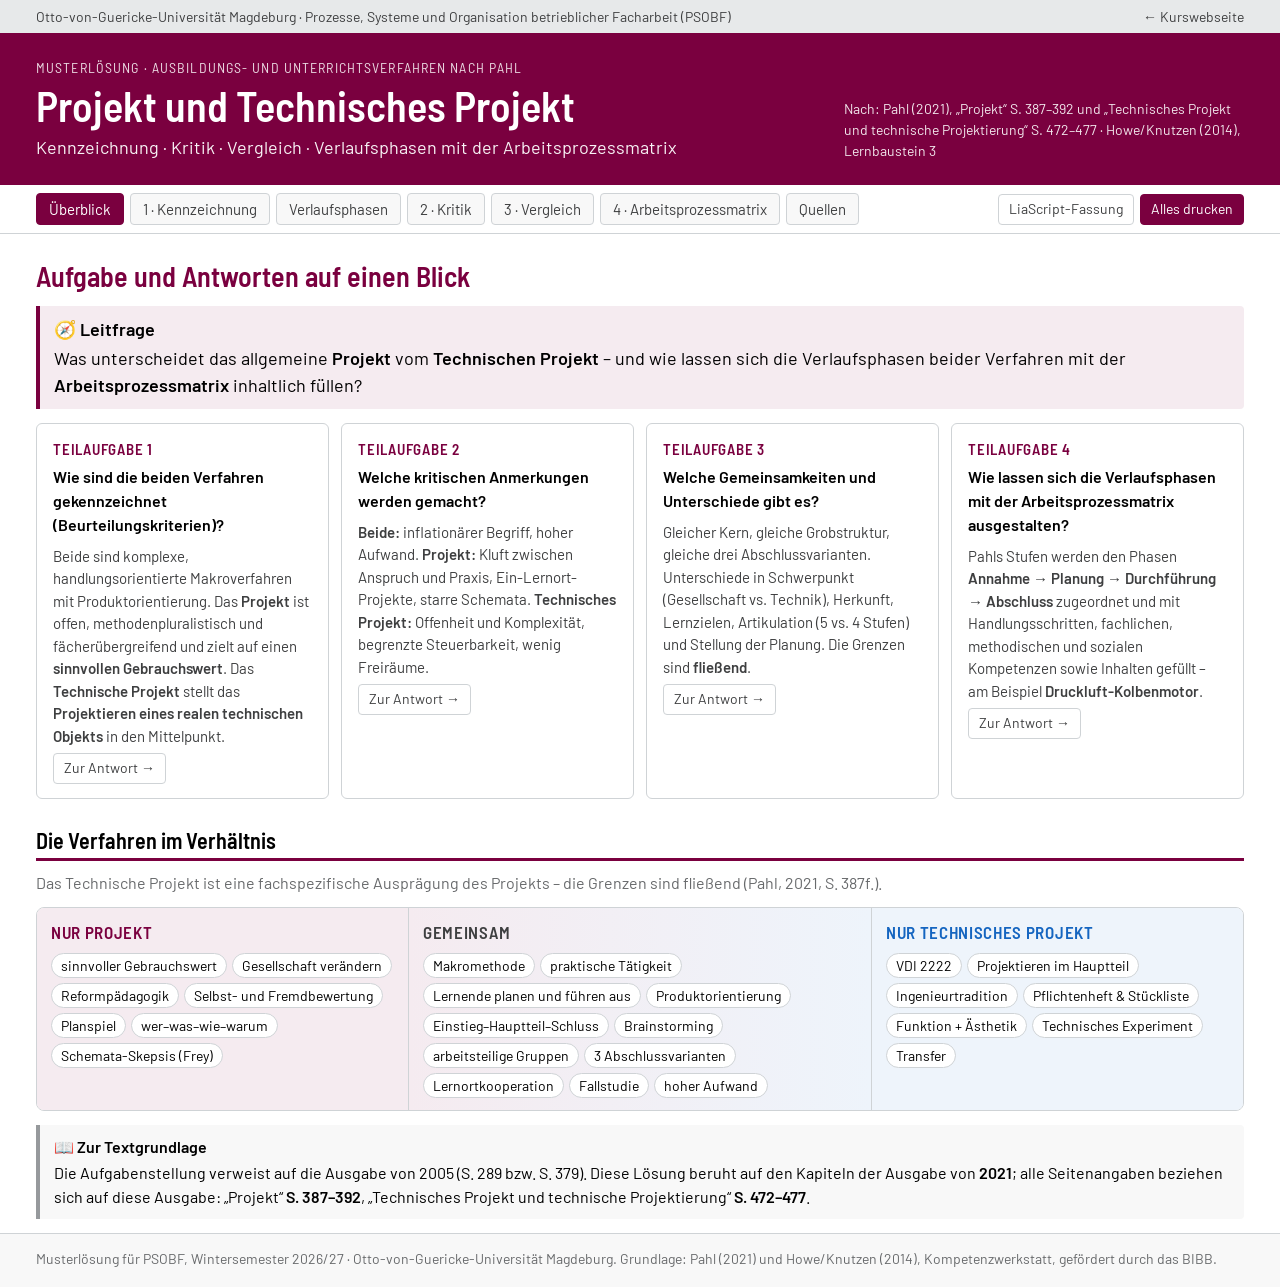
<file: Pahl_Projekt/index_pahl.html>
<!doctype html>
<html lang="de">
<head>
<meta charset="utf-8">
<meta name="viewport" content="width=device-width, initial-scale=1">
<title>Projekt und Technisches Projekt · PSOBF</title>
<meta name="description" content="Musterlösung zu Pahl: Projekt und Technisches Projekt – Kennzeichnung nach Beurteilungskriterien, kritische Anmerkungen, Vergleich und Ausgestaltung der Verlaufsphasen mit der Arbeitsprozessmatrix am Beispiel Druckluft-Kolbenmotor.">
<link rel="icon" href="../assets/ovgu_logo.svg" type="image/svg+xml">
<link rel="preconnect" href="https://fonts.googleapis.com">
<link rel="preconnect" href="https://fonts.gstatic.com" crossorigin>
<link href="https://fonts.googleapis.com/css2?family=Barlow:ital,wght@0,400;0,500;0,600;1,400&family=Barlow+Semi+Condensed:wght@500;600&display=swap" rel="stylesheet">
<style>
:root {
  color-scheme: light;
  --main: #7a003f; --main-dark: #5c002f; --second: #bc7f9f; --third: #f5ebf0;
  --grey-1: #3e3f40; --grey-2: #686a6c; --grey-3: #96999c; --grey-4: #cfd3d6; --grey-5: #e7e9ea; --grey-6: #f8f8f8;
  --tp: #1565c0; --tp-dark: #0d4a8f; --tp-bg: #eef4fb; --tp-line: #a9c6ea;
  --ok: #2e7d32; --ok-bg: #edf7ee; --bad: #b3261e; --bad-bg: #fbeeed; --warn: #7a4f00; --warn-bg: #fff6e0;
  --content-width: 1240px;
}
* { box-sizing: border-box; }
html { scroll-behavior: smooth; }
body { margin: 0; font-family: "Barlow", "Helvetica Neue", Arial, sans-serif; font-size: 16px; line-height: 1.5; color: #000; background: #fff; overflow-wrap: anywhere; }
a { color: var(--main); }
button { font: inherit; }
.wrap { max-width: var(--content-width); margin: 0 auto; padding: 0 16px; }
.cond { font-family: "Barlow Semi Condensed", "Barlow", sans-serif; }
b, strong { font-weight: 600; }

/* header */
.topbar { background: var(--grey-5); font-size: 14px; color: var(--grey-1); }
.topbar .wrap { display: flex; justify-content: space-between; gap: 12px; flex-wrap: wrap; padding-top: 6px; padding-bottom: 6px; }
.topbar a { color: var(--grey-1); text-decoration: none; }
.topbar a:hover { color: var(--main); }
.hero { background: var(--main); color: #fff; }
.hero .wrap { padding-top: 24px; padding-bottom: 24px; display: flex; gap: 12px 32px; flex-wrap: wrap; align-items: flex-end; justify-content: space-between; }
.hero .kicker { font-family: "Barlow Semi Condensed", sans-serif; text-transform: uppercase; letter-spacing: .08em; font-size: 14px; opacity: .85; }
.hero h1 { font-family: "Barlow Semi Condensed", sans-serif; font-weight: 600; font-size: clamp(28px, 4vw, 42px); line-height: 1.1; margin: 4px 0 6px; }
.hero .sub { font-size: 18px; margin: 0; opacity: .95; }
.hero .src { font-size: 14px; opacity: .9; max-width: 400px; }

/* toolbar + tabs */
.toolbar { position: sticky; top: 0; z-index: 20; background: #fff; border-bottom: 1px solid var(--grey-4); }
.toolbar .wrap { display: flex; flex-wrap: wrap; gap: 8px 16px; align-items: center; justify-content: space-between; padding-top: 8px; padding-bottom: 8px; }
.tabs { display: flex; gap: 6px; flex-wrap: wrap; }
.tab { border: 1px solid var(--grey-4); background: var(--grey-6); color: var(--grey-1); border-radius: 4px; padding: 6px 12px; cursor: pointer; font-size: 15px; line-height: 1.2; }
.tab:hover:not([aria-selected="true"]) { border-color: var(--main); color: var(--main); }
.tab[aria-selected="true"] { background: var(--main); border-color: var(--main); color: #fff; }
.actions { display: flex; gap: 6px; flex-wrap: wrap; }
.btn { border: 1px solid var(--grey-4); background: #fff; color: var(--grey-1); border-radius: 4px; padding: 5px 10px; cursor: pointer; font-size: 14px; text-decoration: none; display: inline-block; line-height: 1.35; }
.btn:hover { border-color: var(--main); color: var(--main); }
.btn.primary { background: var(--main); border-color: var(--main); color: #fff; }
.btn.primary:hover { background: var(--main-dark); color: #fff; }
@media (max-width: 640px) {
  .tabs { flex-wrap: nowrap; overflow-x: auto; width: 100%; padding-bottom: 2px; scrollbar-width: thin; }
  .tab { flex: none; }
}

/* panels + typography */
main { padding-bottom: 32px; }
.panel { display: none; }
.panel.active { display: block; }
.panel > h2 { font-family: "Barlow Semi Condensed", sans-serif; font-weight: 600; color: var(--main); font-size: 28px; line-height: 1.15; margin: 26px 0 6px; }
.panel .lead { color: var(--grey-1); font-size: 17px; margin: 0 0 18px; max-width: 900px; }
h3 { font-family: "Barlow Semi Condensed", sans-serif; font-weight: 600; font-size: 22px; line-height: 1.2; margin: 28px 0 10px; border-bottom: 3px solid var(--main); padding-bottom: 4px; }
h4 { font-family: "Barlow Semi Condensed", sans-serif; font-weight: 600; font-size: 17px; margin: 0 0 6px; color: var(--grey-1); text-transform: uppercase; letter-spacing: .04em; }
p { margin: 0 0 10px; }
ul, ol { margin: 0 0 10px; padding-left: 22px; }
li { margin: 2px 0; }
.muted { color: var(--grey-2); }
.small { font-size: 14px; }
.pg { display: inline-block; font-size: 12px; color: var(--grey-2); border: 1px solid var(--grey-4); border-radius: 3px; padding: 0 5px; margin-left: 4px; white-space: nowrap; vertical-align: 1px; }

/* method colours */
.badge { display: inline-block; font-family: "Barlow Semi Condensed", sans-serif; font-weight: 600; font-size: 13px; letter-spacing: .04em; text-transform: uppercase; color: #fff; border-radius: 3px; padding: 1px 8px; white-space: nowrap; }
.badge.p { background: var(--main); }
.badge.t { background: var(--tp); }
.badge.b { background: var(--grey-1); }
.tag { display: inline-block; font-size: 13px; color: var(--grey-1); background: var(--grey-5); border-radius: 3px; padding: 1px 7px; white-space: nowrap; }

/* callouts */
.callout { border-left: 4px solid var(--grey-3); background: var(--grey-6); padding: 10px 14px; margin: 14px 0; border-radius: 0 4px 4px 0; }
.callout > :last-child { margin-bottom: 0; }
.callout .ct { font-weight: 600; display: block; margin-bottom: 2px; }
.callout.lead-q { border-color: var(--main); background: var(--third); font-size: 18px; }
.callout.warn { border-color: #c98a00; background: var(--warn-bg); }
.callout.tip { border-color: var(--tp); background: var(--tp-bg); }
.callout.own { border: 1px dashed var(--grey-3); border-left: 4px dashed var(--grey-3); background: #fff; }

/* grids + cards */
.grid2 { display: grid; grid-template-columns: 1fr 1fr; gap: 16px; }
.grid4 { display: grid; grid-template-columns: repeat(4, 1fr); gap: 12px; }
.card { border: 1px solid var(--grey-4); border-radius: 6px; padding: 14px 16px; background: #fff; }
.card.p { border-top: 4px solid var(--main); }
.card.t { border-top: 4px solid var(--tp); }
.card > :last-child { margin-bottom: 0; }
@media (max-width: 900px) { .grid4 { grid-template-columns: 1fr 1fr; } }
@media (max-width: 760px) { .grid2, .grid4 { grid-template-columns: 1fr; } }

/* task cards */
.task .no { font-family: "Barlow Semi Condensed", sans-serif; font-weight: 600; color: var(--main); font-size: 15px; text-transform: uppercase; letter-spacing: .05em; }
.task .q { font-weight: 600; margin: 4px 0 8px; }
.task .a { font-size: 15px; color: var(--grey-1); }
.task .btn { margin-top: 6px; }

/* venn strip */
.venn { display: grid; grid-template-columns: 1fr 1.25fr 1fr; gap: 0; margin: 12px 0 4px; border-radius: 8px; overflow: hidden; border: 1px solid var(--grey-4); }
.venn > div { padding: 12px 14px; }
.venn .vp { background: var(--third); }
.venn .vb { background: linear-gradient(90deg, var(--third), var(--tp-bg)); border-left: 1px solid var(--grey-4); border-right: 1px solid var(--grey-4); }
.venn .vt { background: var(--tp-bg); }
.venn h4 { margin-bottom: 8px; }
.venn .vp h4 { color: var(--main); }
.venn .vt h4 { color: var(--tp); }
.venn .chiplist { display: flex; flex-wrap: wrap; gap: 5px; }
.venn .chiplist span { background: #fff; border: 1px solid var(--grey-4); border-radius: 999px; padding: 1px 9px; font-size: 14px; }
@media (max-width: 760px) { .venn { grid-template-columns: 1fr; } .venn .vb { border: 0; border-top: 1px solid var(--grey-4); border-bottom: 1px solid var(--grey-4); } }

/* chips + segmented controls */
.ctrl { display: flex; flex-wrap: wrap; gap: 8px 18px; align-items: center; margin: 6px 0 14px; }
.ctrl .lab { font-size: 14px; color: var(--grey-2); }
.chips { display: flex; flex-wrap: wrap; gap: 6px; }
.chip { border: 1px solid var(--grey-4); background: #fff; border-radius: 999px; padding: 3px 12px; cursor: pointer; font-size: 14px; color: var(--grey-1); }
.chip:hover { border-color: var(--main); color: var(--main); }
.chip[aria-pressed="true"] { background: var(--third); border-color: var(--second); color: var(--main); font-weight: 600; }
.seg { display: inline-flex; border: 1px solid var(--grey-4); border-radius: 4px; overflow: hidden; flex-wrap: wrap; }
.seg button { border: 0; background: #fff; padding: 5px 12px; cursor: pointer; font-size: 14px; color: var(--grey-1); }
.seg button + button { border-left: 1px solid var(--grey-4); }
.seg button[aria-pressed="true"] { background: var(--grey-1); color: #fff; }
.seg button[aria-pressed="true"].p { background: var(--main); }
.seg button[aria-pressed="true"].t { background: var(--tp); }

/* criteria */
.crit { border: 1px solid var(--grey-4); border-radius: 6px; margin: 0 0 12px; overflow: hidden; }
.crit-h { display: flex; flex-wrap: wrap; gap: 4px 12px; align-items: baseline; padding: 8px 14px; background: var(--grey-6); border-bottom: 1px solid var(--grey-4); }
.crit-h .nr { font-family: "Barlow Semi Condensed", sans-serif; font-weight: 600; color: #fff; background: var(--grey-1); border-radius: 50%; width: 24px; height: 24px; display: inline-grid; place-items: center; font-size: 14px; flex: none; }
.crit-h .nm { font-family: "Barlow Semi Condensed", sans-serif; font-weight: 600; font-size: 19px; }
.crit-h .lq { color: var(--grey-2); font-size: 14px; font-style: italic; }
.crit-b { display: grid; grid-template-columns: 1fr 1fr; }
.crit-b > div { padding: 10px 14px; }
.crit-b > .cp { border-right: 1px solid var(--grey-4); }
.crit-b .mh { margin-bottom: 4px; }
.crit-b.only-p, .crit-b.only-t { grid-template-columns: 1fr; }
.crit-b.only-p > .ct, .crit-b.only-t > .cp { display: none; }
.crit-b.only-p > .cp { border-right: 0; }
@media (max-width: 760px) { .crit-b { grid-template-columns: 1fr; } .crit-b > .cp { border-right: 0; border-bottom: 1px solid var(--grey-4); } }

/* phase explorer */
.pgrid { display: grid; grid-template-columns: 150px 2fr 1.4fr 2fr; gap: 8px; align-items: stretch; }
.pg-band { font-family: "Barlow Semi Condensed", sans-serif; font-weight: 600; text-transform: uppercase; letter-spacing: .06em; font-size: 14px; color: var(--grey-1); background: var(--grey-5); border-radius: 4px; padding: 4px 10px; text-align: center; }
.pg-label { display: flex; align-items: center; font-family: "Barlow Semi Condensed", sans-serif; font-weight: 600; font-size: 17px; }
.pg-label.p { color: var(--main); }
.pg-label.t { color: var(--tp); }
.pg-cell { display: flex; gap: 6px; flex-wrap: wrap; align-content: stretch; }
.pg-cell .cap { display: none; }
.step { flex: 1 1 120px; min-height: 64px; border-radius: 6px; border: 2px solid transparent; cursor: pointer; text-align: left; padding: 8px 10px; color: #fff; line-height: 1.2; font-size: 15px; }
.step .sn { display: block; font-family: "Barlow Semi Condensed", sans-serif; font-size: 13px; opacity: .85; text-transform: uppercase; letter-spacing: .05em; }
.step.p { background: var(--main); }
.step.t { background: var(--tp); }
.step:hover { filter: brightness(1.12); }
.step[aria-pressed="true"] { outline: 3px solid #000; outline-offset: 2px; }
.pdetail { margin-top: 16px; border: 1px solid var(--grey-4); border-radius: 6px; padding: 14px 16px; }
.pdetail.p { border-left: 6px solid var(--main); }
.pdetail.t { border-left: 6px solid var(--tp); }
.pd-head { display: flex; flex-wrap: wrap; gap: 6px 10px; align-items: center; margin-bottom: 10px; }
.pd-head h3 { border: 0; margin: 0; padding: 0; font-size: 24px; }
@media (max-width: 720px) {
  .pgrid { grid-template-columns: 1fr; }
  .pg-band, .pg-corner { display: none; }
  .pg-label { margin-top: 8px; }
  .pg-cell .cap { display: block; width: 100%; font-size: 12px; text-transform: uppercase; letter-spacing: .06em; color: var(--grey-2); }
}

/* critique */
.kcard { border: 1px solid var(--grey-4); border-radius: 6px; padding: 10px 12px; margin: 0 0 8px; display: grid; grid-template-columns: auto 1fr; gap: 4px 10px; }
.kcard .kid { font-family: "Barlow Semi Condensed", sans-serif; font-weight: 600; font-size: 15px; border-radius: 4px; color: #fff; padding: 2px 7px; height: max-content; }
.kcard.p .kid { background: var(--main); }
.kcard.t .kid { background: var(--tp); }
.kcard .kmeta { grid-column: 2; display: flex; gap: 6px; flex-wrap: wrap; }
.colhead { display: flex; align-items: center; gap: 8px; margin: 0 0 10px; }
.colhead h4 { margin: 0; }
.empty { color: var(--grey-2); font-style: italic; }

/* tables */
.tablewrap { overflow-x: auto; margin: 0 0 14px; }
table.data { border-collapse: collapse; width: 100%; font-size: 15px; }
table.data th, table.data td { border: 1px solid var(--grey-4); padding: 7px 10px; vertical-align: top; text-align: left; }
table.data thead th { background: var(--grey-5); font-family: "Barlow Semi Condensed", sans-serif; font-weight: 600; font-size: 16px; }
table.data thead th.p { background: var(--main); color: #fff; }
table.data thead th.t { background: var(--tp); color: #fff; }
table.data tbody th { background: var(--grey-6); font-weight: 600; width: 18%; }
@media (max-width: 760px) {
  table.stack, table.stack tbody, table.stack tr, table.stack th, table.stack td { display: block; width: 100%; }
  table.stack thead { display: none; }
  table.stack tr { border: 1px solid var(--grey-4); border-radius: 6px; margin: 0 0 10px; overflow: hidden; }
  table.stack th, table.stack td { border: 0; border-bottom: 1px solid var(--grey-5); }
  table.stack td::before { content: attr(data-l); display: block; font-size: 12px; text-transform: uppercase; letter-spacing: .05em; color: var(--grey-2); font-weight: 600; }
}

/* commonalities */
.common { display: grid; grid-template-columns: repeat(auto-fill, minmax(260px, 1fr)); gap: 10px; margin: 0 0 6px; }
.common .card { padding: 10px 12px; border-left: 4px solid var(--grey-1); }
.common .card b { display: block; }

/* quiz */
.quiz { border: 1px solid var(--grey-4); border-radius: 6px; overflow: hidden; }
.qhead { display: flex; flex-wrap: wrap; justify-content: space-between; align-items: center; gap: 8px; padding: 8px 14px; background: var(--grey-6); border-bottom: 1px solid var(--grey-4); }
.qscore { font-weight: 600; }
.qitem { padding: 10px 14px; border-bottom: 1px solid var(--grey-5); }
.qitem:last-child { border-bottom: 0; }
.qrow { display: flex; flex-wrap: wrap; justify-content: space-between; gap: 6px 16px; align-items: center; }
.qopts { display: flex; gap: 6px; flex-wrap: wrap; }
.qopt { border: 1px solid var(--grey-4); background: #fff; border-radius: 4px; padding: 3px 10px; cursor: pointer; font-size: 14px; }
.qopt:hover:not(:disabled) { border-color: var(--grey-1); }
.qopt:disabled { cursor: default; }
.qopt.right { background: var(--ok); border-color: var(--ok); color: #fff; }
.qopt.wrong { background: var(--bad); border-color: var(--bad); color: #fff; }
.qfb { margin-top: 6px; font-size: 14px; padding: 6px 10px; border-radius: 4px; }
.qfb.ok { background: var(--ok-bg); color: #1b5e20; }
.qfb.no { background: var(--bad-bg); color: #8c1d18; }

/* matrix */
.flow { display: flex; flex-wrap: wrap; align-items: stretch; gap: 8px; margin: 6px 0 16px; }
.flow .fb { flex: 1 1 200px; border: 1px solid var(--grey-4); border-radius: 6px; padding: 10px 12px; background: var(--grey-6); }
.flow .fb.hl { background: var(--third); border-color: var(--second); }
.flow .fa { align-self: center; color: var(--grey-3); font-size: 22px; }
.flow .fb b { display: block; font-family: "Barlow Semi Condensed", sans-serif; font-size: 16px; }
@media (max-width: 760px) { .flow .fa { transform: rotate(90deg); width: 100%; text-align: center; } }

.chev { display: block; color: #fff; font-family: "Barlow Semi Condensed", sans-serif; font-weight: 600; font-size: 16px; padding: 7px 22px 7px 22px; clip-path: polygon(0 0, calc(100% - 14px) 0, 100% 50%, calc(100% - 14px) 100%, 0 100%, 14px 50%); background: var(--grey-1); text-align: center; }
.chev.first { clip-path: polygon(0 0, calc(100% - 14px) 0, 100% 50%, calc(100% - 14px) 100%, 0 100%); padding-left: 12px; }
.chev.p { background: var(--main); }
.chev.t { background: var(--tp); }

.map { display: grid; grid-template-columns: 170px repeat(4, 1fr); gap: 6px; align-items: stretch; }
.map .ml { font-family: "Barlow Semi Condensed", sans-serif; font-weight: 600; display: flex; align-items: center; }
.map .ml.p { color: var(--main); }
.map .ml.t { color: var(--tp); }
.map .mc { border-radius: 4px; padding: 6px 8px; font-size: 14px; }
.map .mc.p { background: var(--third); }
.map .mc.t { background: var(--tp-bg); }
.map .mc .tag { margin-top: 3px; background: #fff; }
.map .mcap { display: none; }
@media (max-width: 760px) {
  .map { grid-template-columns: 1fr 1fr; }
  .map .mhead, .map .mcorner { display: none; }
  .map .ml { grid-column: 1 / -1; margin-top: 6px; }
  .map .mcap { display: block; font-size: 12px; text-transform: uppercase; letter-spacing: .05em; color: var(--grey-2); }
}

table.mx { border-collapse: separate; border-spacing: 0; width: 100%; font-size: 14.5px; table-layout: fixed; }
table.mx th, table.mx td { vertical-align: top; text-align: left; padding: 8px 10px; border-bottom: 1px solid var(--grey-4); border-right: 1px solid var(--grey-5); transition: opacity .15s; }
table.mx thead th { border-bottom: 0; padding: 0 3px 8px; background: #fff; }
table.mx thead th.colh { cursor: pointer; }
table.mx thead th.colh:focus-visible { outline: 2px solid #000; }
table.mx .pahl { display: block; font-size: 14px; font-weight: 600; margin-top: 5px; padding: 0 6px; }
table.mx .band { display: inline-block; margin: 3px 6px 0; }
table.mx tbody th { width: 150px; background: var(--grey-6); font-family: "Barlow Semi Condensed", sans-serif; font-weight: 600; font-size: 16px; }
table.mx tbody th small { display: block; font-family: "Barlow", sans-serif; font-weight: 400; font-size: 12.5px; color: var(--grey-2); }
table.mx thead th:first-child { width: 150px; }
table.mx td ul, table.mx td ol { padding-left: 18px; margin: 0; }
table.mx tr.r-fach td, table.mx tr.r-methode td, table.mx tr.r-sozial td { background: #fcfbfc; }
table.mx.m-t tr.r-fach td, table.mx.m-t tr.r-methode td, table.mx.m-t tr.r-sozial td { background: #f9fbfe; }
table.mx .dim { opacity: .28; }
table.mx td.fc { box-shadow: inset 3px 0 0 var(--grey-1); }
.mx-cards { display: none; }
.mxcard { border: 1px solid var(--grey-4); border-radius: 6px; margin: 0 0 12px; overflow: hidden; }
.mxcard .mxh { padding: 8px; background: var(--grey-6); }
.mxcard .mxh .pahl { display: block; font-weight: 600; margin-top: 5px; }
.mxcard .mxr { padding: 8px 12px; border-top: 1px solid var(--grey-5); font-size: 15px; }
.mxcard .mxr .rl { font-size: 12px; text-transform: uppercase; letter-spacing: .05em; color: var(--grey-2); font-weight: 600; }
.mxcard .mxr ul, .mxcard .mxr ol { padding-left: 18px; margin: 0; }
@media (max-width: 900px) { .mx-tablewrap { display: none; } .mx-cards { display: block; } }
.scenario { border: 1px solid var(--grey-4); border-radius: 6px; padding: 12px 14px; margin: 0 0 14px; }
.scenario.p { border-left: 6px solid var(--main); background: var(--third); }
.scenario.t { border-left: 6px solid var(--tp); background: var(--tp-bg); }
.scenario h4 { margin-bottom: 4px; }

.mapq { display: grid; grid-template-columns: repeat(auto-fill, minmax(290px, 1fr)); gap: 8px 16px; margin: 8px 0 10px; }
.mapq label { display: flex; justify-content: space-between; align-items: center; gap: 8px; border: 1px solid var(--grey-4); border-radius: 4px; padding: 6px 8px; font-size: 15px; }
.mapq label.ok { border-color: var(--ok); background: var(--ok-bg); }
.mapq label.no { border-color: var(--bad); background: var(--bad-bg); }
.mapq select { font: inherit; font-size: 14px; padding: 2px 4px; max-width: 150px; }

details.more { border: 1px solid var(--grey-4); border-radius: 6px; padding: 8px 12px; margin: 10px 0 14px; }
details.more > summary { cursor: pointer; font-weight: 600; color: var(--main); }
details.more[open] > summary { margin-bottom: 10px; }

footer { border-top: 1px solid var(--grey-4); background: var(--grey-6); color: var(--grey-2); font-size: 14px; }
footer .wrap { padding-top: 14px; padding-bottom: 18px; }
.print-only { display: none; }

@media print {
  .toolbar, .noprint, .actions, .ctrl, .qopts, .tabs { display: none !important; }
  body.printall .panel { display: block !important; break-before: page; }
  body.printall .panel:first-of-type { break-before: auto; }
  body.printall #mx-screen { display: none; }
  body.printall .print-only { display: block; }
  .mx-tablewrap { display: block !important; }
  .mx-cards { display: none !important; }
  .hero { background: #fff; color: var(--main); border-bottom: 3px solid var(--main); }
  .crit, .kcard, .card, .qitem, table.mx tr { break-inside: avoid; }
  a { color: #000; }
  details.more { border: 0; padding: 0; }
}
</style>
</head>
<body>

<div class="topbar"><div class="wrap">
  <span><a href="https://www.ovgu.de" target="_blank" rel="noopener">Otto-von-Guericke-Universität Magdeburg</a> · Prozesse, Systeme und Organisation betrieblicher Facharbeit (PSOBF)</span>
  <a href="../index.html">← Kurswebseite</a>
</div></div>

<div class="hero"><div class="wrap">
  <div>
    <div class="kicker">Musterlösung · Ausbildungs- und Unterrichtsverfahren nach Pahl</div>
    <h1>Projekt und Technisches Projekt</h1>
    <p class="sub">Kennzeichnung · Kritik · Vergleich · Verlaufsphasen mit der Arbeitsprozessmatrix</p>
  </div>
  <div class="src">Nach: Pahl (2021), „Projekt“ S. 387–392 und „Technisches Projekt und technische Projektierung“ S. 472–477 · Howe/Knutzen (2014), Lernbaustein 3</div>
</div></div>

<div class="toolbar"><div class="wrap">
  <div class="tabs" role="tablist" aria-label="Abschnitte" id="tabs">
    <button type="button" class="tab" role="tab" id="tab-start" aria-controls="start" data-tab="start">Überblick</button>
    <button type="button" class="tab" role="tab" id="tab-kennzeichnung" aria-controls="kennzeichnung" data-tab="kennzeichnung">1 · Kennzeichnung</button>
    <button type="button" class="tab" role="tab" id="tab-phasen" aria-controls="phasen" data-tab="phasen">Verlaufsphasen</button>
    <button type="button" class="tab" role="tab" id="tab-kritik" aria-controls="kritik" data-tab="kritik">2 · Kritik</button>
    <button type="button" class="tab" role="tab" id="tab-vergleich" aria-controls="vergleich" data-tab="vergleich">3 · Vergleich</button>
    <button type="button" class="tab" role="tab" id="tab-matrix" aria-controls="matrix" data-tab="matrix">4 · Arbeitsprozessmatrix</button>
    <button type="button" class="tab" role="tab" id="tab-quellen" aria-controls="quellen" data-tab="quellen">Quellen</button>
  </div>
  <div class="actions">
    <a class="btn" href="https://liascript.github.io/course/?https://raw.githubusercontent.com/OVGU-VET-TechEd/PSOBF_WiSe_2026_27/main/Pahl_Projekt/Pahl_Projekt_Musterloesung.md" target="_blank" rel="noopener" title="Dieselbe Musterlösung als LiaScript-Kurs mit Quizzen">LiaScript-Fassung</a>
    <button type="button" class="btn primary" id="b-print" title="Alle Abschnitte drucken oder als PDF speichern">Alles drucken</button>
  </div>
</div></div>

<main class="wrap">
<noscript><div class="callout warn"><span class="ct">JavaScript ist deaktiviert.</span>Die interaktiven Bereiche benötigen JavaScript. Die vollständige Musterlösung steht auch als LiaScript-Fassung zur Verfügung.</div></noscript>

<!-- ===================== ÜBERBLICK ===================== -->
<section class="panel" id="start" role="tabpanel" aria-labelledby="tab-start">
  <h2>Aufgabe und Antworten auf einen Blick</h2>
  <div class="callout lead-q"><span class="ct">🧭 Leitfrage</span>Was unterscheidet das allgemeine <b>Projekt</b> vom <b>Technischen Projekt</b> – und wie lassen sich die Verlaufsphasen beider Verfahren mit der <b>Arbeitsprozessmatrix</b> inhaltlich füllen?</div>

  <div class="grid4" id="tasks"></div>

  <h3>Die Verfahren im Verhältnis</h3>
  <p class="muted">Das Technische Projekt ist eine fachspezifische Ausprägung des Projekts – die Grenzen sind fließend (Pahl, 2021, S. 387f.).</p>
  <div class="venn">
    <div class="vp"><h4>Nur Projekt</h4><div class="chiplist"><span>sinnvoller Gebrauchswert</span><span>Gesellschaft verändern</span><span>Reformpädagogik</span><span>Selbst- und Fremdbewertung</span><span>Planspiel</span><span>wer–was–wie–warum</span><span>Schemata-Skepsis (Frey)</span></div></div>
    <div class="vb"><h4>Gemeinsam</h4><div class="chiplist"><span>Makromethode</span><span>praktische Tätigkeit</span><span>Lernende planen und führen aus</span><span>Produktorientierung</span><span>Einstieg–Hauptteil–Schluss</span><span>Brainstorming</span><span>arbeitsteilige Gruppen</span><span>3 Abschlussvarianten</span><span>Lernortkooperation</span><span>Fallstudie</span><span>hoher Aufwand</span></div></div>
    <div class="vt"><h4>Nur Technisches Projekt</h4><div class="chiplist"><span>VDI 2222</span><span>Projektieren im Hauptteil</span><span>Ingenieurtradition</span><span>Pflichtenheft & Stückliste</span><span>Funktion + Ästhetik</span><span>Technisches Experiment</span><span>Transfer</span></div></div>
  </div>

  <div class="callout"><span class="ct">📖 Zur Textgrundlage</span>Die Aufgabenstellung verweist auf die Ausgabe von 2005 (S. 289 bzw. S. 379). Diese Lösung beruht auf den Kapiteln der Ausgabe von <b>2021</b>; alle Seitenangaben beziehen sich auf diese Ausgabe: „Projekt“ <b>S. 387–392</b>, „Technisches Projekt und technische Projektierung“ <b>S. 472–477</b>.</div>
</section>

<!-- ===================== KENNZEICHNUNG ===================== -->
<section class="panel" id="kennzeichnung" role="tabpanel" aria-labelledby="tab-kennzeichnung">
  <h2>1 · Wie sind die Verfahren gekennzeichnet?</h2>
  <p class="lead">Pahl beschreibt jedes Verfahren mit derselben Übersicht aus <b>acht Beurteilungskriterien</b> (jeweils Abbildung 1). Davor stehen Einordnung und Kennzeichnung.</p>

  <div class="grid2">
    <div class="card p">
      <div class="colhead"><span class="badge p">Projekt</span><span class="pg">S. 387f.</span></div>
      <ul>
        <li><b>Herkunft:</b> amerikanische (Richards, Dewey, Kilpatrick) und deutsche Reformpädagogik (Otto, Gaudig, Lietz, Petersen, Kerschensteiner), Anfang 20. Jh.</li>
        <li><b>Anspruch:</b> einseitig frontalen Unterricht durchbrechen; Fachtheorie und Fachpraxis integrieren.</li>
        <li><b>Abgrenzung:</b> Andere Bereiche (Gesellschaft, Wirtschaft) werden stärker thematisiert; die Spezifik von Arbeit und Technik ist nicht unbedingt vorrangig. Grenzen zum Technischen Projekt <b>fließend</b>.</li>
        <li><b>Gemeinsamer Kern aller Projektbegriffe:</b> praktische Tätigkeit · Lernende in Planung und Ausführung · materielle Mittel · erweiterter Erfahrungshorizont in Berufs- und Lebenswelt.</li>
        <li><b>Lernorte:</b> keine „tayloristische“ Zuweisung, sondern Projekte von Betrieb und Schule gemeinsam – z. B. „Druckluft-Kolbenmotor“ (Zimdars, 1992).</li>
      </ul>
    </div>
    <div class="card t">
      <div class="colhead"><span class="badge t">Technisches Projekt</span><span class="pg">S. 472</span></div>
      <ul>
        <li><b>Herkunft:</b> Frankreich, Anfang 18. Jh., im Technikbereich (Architektur); Schub durch den Ingenieurbedarf der Industrialisierung.</li>
        <li><b>Begriff</b> (Gudjons, 1993): eine der vier Unterrichtsgroßformen nach Klafki – gemeinsam formuliertes Problem, Plan, handlungsorientierte Bearbeitung, Ergebnis als Produkt.</li>
        <li><b>Kennzeichnung:</b> Aufgabe durch <b>Technik und die damit verbundene Arbeit</b> geprägt; der <b>technische Gehalt</b> ist die zentrale Größe.</li>
        <li>Bedeutsam sind das <b>technische Artefakt</b> und der <b>Prozess seiner Erarbeitung</b> – daher entscheidet die arbeits- und technikdidaktische <b>Auswahl der Aufgabe</b>.</li>
        <li><b>Projektieren</b> ist in der Technik ein gängiger Vorgang beim Entwerfen, Planen und Erstellen anspruchsvollerer Produkte.</li>
      </ul>
    </div>
  </div>

  <h3>Übersicht nach Beurteilungskriterien</h3>
  <div class="ctrl">
    <div><div class="lab">Kriterium</div><div class="chips" id="crit-chips"></div></div>
    <div><div class="lab">Ansicht</div><div class="seg" id="crit-view">
      <button type="button" data-view="both" aria-pressed="true">Nebeneinander</button>
      <button type="button" data-view="p" class="p" aria-pressed="false">Nur Projekt</button>
      <button type="button" data-view="t" class="t" aria-pressed="false">Nur Technisches Projekt</button>
    </div></div>
  </div>
  <div id="crit-list"></div>
</section>

<!-- ===================== VERLAUFSPHASEN ===================== -->
<section class="panel" id="phasen" role="tabpanel" aria-labelledby="tab-phasen">
  <h2>Verlaufsphasen im Vergleich</h2>
  <p class="lead">Beide Verfahren folgen der Grobstruktur <b>Einstieg – Hauptteil – Schluss</b>, schneiden sie aber unterschiedlich (jeweils Abbildung 2). Wählen Sie eine Stufe, um Handlungsablauf und didaktischen Kommentar zu sehen.</p>

  <div class="pgrid" id="pgrid"></div>
  <div id="pdetail"></div>

  <div class="callout tip"><span class="ct">🔍 Beobachtung</span>Beim Technischen Projekt rückt die <b>Planung in den Hauptteil</b>: Das <b>Projektieren selbst</b> ist der Kern des Verfahrens und nicht nur Vorbereitung. Beurteilung und Abschluss verschmelzen zu einer Stufe, und der <b>Transfer</b> des Vorgehens („Lösungsalgorithmus“) wird ausdrücklich Ziel.</div>
  <div class="callout warn"><span class="ct">⚠️ Nur Anregungen</span>Die Verlaufsphasen des Projekts sind ausdrücklich <b>Anregungen</b>; jedes nicht sach- und verlaufsgerechte Festhalten an einer starren Struktur schmälert den Erfolg (S. 391). Auch beim Technischen Projekt lässt sich das Artikulationsschema situativ modifizieren (S. 473).</div>

  <h3>Schlussbetrachtungen</h3>
  <div class="grid2">
    <div class="card p">
      <div class="colhead"><span class="badge p">Projekt</span><span class="pg">S. 391f.</span></div>
      <ul>
        <li>Erhebliche Bedeutung für die <b>Problemlösefähigkeit</b> künftiger Fachkräfte.</li>
        <li><b>Fächerübergreifend, ganzheitlich, handlungsorientierend</b>; Problem im Gesamtzusammenhang, z. B. ökonomisch, ökologisch, sozial (Ott, 1997).</li>
        <li>Verknüpfung von Theorie und Praxis „fast von selbst“; Ziele und Schritte von allen bestimmt → hohe <b>Selbstverwirklichung</b>.</li>
        <li>Befreit aus verengter Betrachtungsweise; „kein planloses Ausprobieren, sondern zielgerichtetes Tun“.</li>
        <li>Handlungssituationen <b>berufsdidaktisch organisieren</b>; <b>Mut und Engagement</b> der Lehrkräfte.</li>
      </ul>
    </div>
    <div class="card t">
      <div class="colhead"><span class="badge t">Technisches Projekt</span><span class="pg">S. 476f.</span></div>
      <ul>
        <li>Lernort von Fall zu Fall: Schule mit begrenzten Freiräumen; im Betrieb steht die <b>Arbeit für den Betrieb</b> im Vordergrund.</li>
        <li>Idealfall <b>Lernortkooperation</b>: Projektierung in der Schule → Durchführung und Machbarkeit im Betrieb → Kontrolle und Abschluss in der Schule (Heidegger & Rauner, 1995); auch ÜBS (Bonz, 1986).</li>
        <li>Lernpotenzial im <b>Fachlich-Prozessualen des Projektierens</b> (VDI-Richtlinie).</li>
        <li>Projektieren ist <b>offen und dynamisch</b>, nur begrenzt steuerbar, vermittelt <b>Unsicherheit</b>; Lehrkraft begleitet und organisiert, hält das Projekt überschaubar.</li>
        <li>Ertrag: <b>Realitätsbezug</b>, Zusammenhänge von Arbeit und Technik besser erfasst.</li>
      </ul>
    </div>
  </div>
</section>

<!-- ===================== KRITIK ===================== -->
<section class="panel" id="kritik" role="tabpanel" aria-labelledby="tab-kritik">
  <h2>2 · Welche kritischen Anmerkungen macht Pahl?</h2>
  <p class="lead">Alle Punkte stammen aus den Texten (mit Seitenangabe). Filtern Sie nach Themen, um die Kritik beider Verfahren nebeneinander zu sehen.</p>
  <div class="ctrl"><div><div class="lab">Thema</div><div class="chips" id="k-chips"></div></div></div>
  <div class="grid2">
    <div><div class="colhead"><span class="badge p">Projekt</span><span class="muted small" id="k-count-p"></span></div><div id="k-p"></div></div>
    <div><div class="colhead"><span class="badge t">Technisches Projekt</span><span class="muted small" id="k-count-t"></span></div><div id="k-t"></div></div>
  </div>
  <div class="callout tip"><span class="ct">💡 Muster in der Kritik</span><b>Beide Texte</b> kritisieren den inflationären Projektbegriff und den hohen Aufwand. Beim <b>Projekt</b> zielt die Kritik vor allem auf die <b>Umsetzungspraxis</b> (zu selten, zu einseitig, zu schematisch). Beim <b>Technischen Projekt</b> zielt sie auf die <b>Offenheit und Komplexität der Sache</b> und die daraus folgende <b>Unsicherheit in der Steuerung</b>.</div>

  <h3>Weiterführende eigene Einschätzung</h3>
  <div class="callout own"><span class="ct">Nicht bei Pahl – Diskussionsimpulse</span><ul id="own" style="margin:6px 0 0"></ul></div>
</section>

<!-- ===================== VERGLEICH ===================== -->
<section class="panel" id="vergleich" role="tabpanel" aria-labelledby="tab-vergleich">
  <h2>3 · Gemeinsamkeiten, Unterschiede und Spezifika</h2>
  <p class="lead">Das Technische Projekt ist die <b>fachspezifische Ausprägung</b> des Projekts für den Lernbereich Arbeit und Technik. Beide teilen Kern, Grobstruktur und Abschlusslogik und unterscheiden sich in der <b>Gewichtung</b>.</p>

  <h3>Gemeinsamkeiten</h3>
  <div class="common" id="common"></div>

  <h3>Unterschiede</h3>
  <div class="ctrl"><div><div class="lab">Dimension</div><div class="chips" id="d-chips"></div></div></div>
  <div class="tablewrap"><table class="data stack" id="diff"></table></div>

  <h3>Spezifika</h3>
  <div class="grid2">
    <div class="card p"><div class="colhead"><span class="badge p">Nur beim Projekt</span></div><ul id="spec-p"></ul></div>
    <div class="card t"><div class="colhead"><span class="badge t">Nur beim Technischen Projekt</span></div><ul id="spec-t"></ul></div>
  </div>

  <h3>Übung: Projekt, Technisches Projekt oder beide?</h3>
  <div class="quiz" id="quiz"></div>

  <div class="callout lead-q" style="margin-top:18px"><span class="ct">Fazit</span>Bestimmen <b>gesellschaftliche, ökonomische und ökologische</b> Fragen das Problem, passt das <b>Projekt</b>. Stehen das <b>Projektieren eines technischen Produkts</b> und der technische Problemlösungsprozess im Mittelpunkt, passt das <b>Technische Projekt</b>. Da die Grenzen fließend sind, kann ein Technisches Projekt über Bewertungskriterien und Abschlussformen fachübergreifend geöffnet werden – und ein Projekt technische Projektierungsphasen enthalten.</div>
</section>

<!-- ===================== MATRIX ===================== -->
<section class="panel" id="matrix" role="tabpanel" aria-labelledby="tab-matrix">
  <h2>4 · Verlaufsphasen mit der Arbeitsprozessmatrix ausgestalten</h2>
  <p class="lead">Ein <b>Berufliches Handlungsfeld</b> verallgemeinert typische Arbeitsprozesse (Howe & Knutzen, 2014). Seine Beschreibung – <b>Prozessablauf</b> und <b>Kompetenzprofil</b> – bildet die Arbeitsprozessmatrix. Mit ihr lassen sich Pahls Verlaufsphasen inhaltlich füllen.</p>

  <div class="flow">
    <div class="fb"><b>Lernbaustein 2</b>Arbeitsprozesse analysieren und beschreiben</div>
    <div class="fa" aria-hidden="true">→</div>
    <div class="fb hl"><b>Lernbaustein 3 · Arbeitsprozessmatrix</b><b class="small" style="font-family:inherit;font-weight:400;display:inline">① Prozessablauf: vier Arbeitsprozessphasen mit Handlungsschritten und „Besonderheiten / Ergänzungen / Streichung / Reihenfolge“ · ② Kompetenzprofil: Phase × fachlich / methodisch / sozial + Spezifikationen und Trends</b></div>
    <div class="fa" aria-hidden="true">→</div>
    <div class="fb"><b>Lernbaustein 4</b>Lern- und Arbeitsaufgaben entwickeln – z. B. ein Projekt</div>
  </div>

  <details class="more">
    <summary>Generische Matrix aus der Arbeitsmappe (Teil B) anzeigen</summary>
    <div class="tablewrap"><table class="data stack" id="gen"></table></div>
    <p class="small muted">Quelle: Howe & Knutzen (2014), Lernbaustein 3, Arbeitsblätter „Prozessablauf“ und „Kompetenzprofil“ (Teil B). Interaktiv bearbeitbar in der <a href="../Transformierte_Arbeitsmappe_PSOBF/index.html">transformierten Arbeitsmappe</a>.</p>
  </details>

  <h3>Zuordnung: Pahls Stufen → Arbeitsprozessphasen</h3>
  <div class="map" id="map"></div>
  <p class="small muted" style="margin-top:8px">Grundidee: Das Projekt wird als (realer oder simulierter) <b>Auftrag</b> gerahmt. Für jede Phase liefert die Matrix, <b>was die Lernenden tun</b>, <b>was sie lernen</b> und <b>womit sie arbeiten</b> – so bleibt Projektarbeit „zielgerichtetes Tun“ (Pahl, 2021, S. 392).</p>

  <details class="more">
    <summary>Selbst zuordnen – Übung</summary>
    <div class="mapq" id="mapq"></div>
    <button type="button" class="btn primary" id="mapq-check">Prüfen</button> <button type="button" class="btn" id="mapq-reset">Zurücksetzen</button> <span id="mapq-res" class="small" style="margin-left:6px"></span>
  </details>

  <h3>Beispiel: Berufliches Handlungsfeld „Druckluft-Kolbenmotor“</h3>
  <div class="callout"><span class="ct">🛠️ Zum Beispiel</span>Pahl nennt das Projekt „Druckluft-Kolbenmotor“ (Zimdars, 1992) als Beispiel für ein lernortübergreifendes Projekt, beschreibt es aber nicht näher. Die Ausgestaltung hier ist <b>exemplarisch konstruiert</b> – angenommen werden <b>Industriemechaniker/innen im 1.–2. Ausbildungsjahr</b>. Bezüge zu Ordnungsmitteln vor dem Einsatz am Original prüfen.</div>
  <div class="tablewrap"><table class="data stack" id="hf"></table></div>
  <details class="more">
    <summary>Spezifikationen und Trends des Handlungsfelds</summary>
    <div class="tablewrap"><table class="data stack" id="hfspec"></table></div>
  </details>

  <div id="mx-screen">
    <h3>Die Matrix für beide Verfahren</h3>
    <div class="ctrl">
      <div><div class="lab">Verfahren</div><div class="seg" id="mx-method">
        <button type="button" data-m="t" class="t" aria-pressed="true">A · Technisches Projekt</button>
        <button type="button" data-m="p" class="p" aria-pressed="false">B · Projekt</button>
      </div></div>
      <div><div class="lab">Zeilen</div><div class="chips" id="mx-rows"></div></div>
      <div><div class="lab">Schnellauswahl</div><div class="chips" id="mx-presets">
        <button type="button" class="chip" data-preset="all">Alle</button>
        <button type="button" class="chip" data-preset="pa">Prozessablauf</button>
        <button type="button" class="chip" data-preset="kp">Kompetenzprofil</button>
        <button type="button" class="chip" data-preset="pahl">Pahl-Bezug</button>
      </div></div>
    </div>
    <div id="mx-scenario"></div>
    <p class="small muted noprint" id="mx-hint">Tipp: Klicken Sie auf einen Phasenkopf, um diese Spalte hervorzuheben.</p>
    <div class="mx-tablewrap" id="mx-table"></div>
    <div class="mx-cards" id="mx-cards"></div>
  </div>
  <div class="print-only" id="mx-print"></div>

  <h3>Was die Matrix leistet – und wo sie an Grenzen stößt</h3>
  <div class="grid2">
    <div class="card">
      <h4>Leistung</h4>
      <ol>
        <li><b>Inhaltliche Füllung:</b> Jede Phase erhält konkrete Handlungsschritte, Kompetenzziele (fachlich, methodisch, sozial) und Inhalte.</li>
        <li><b>Arbeitsprozessbezug:</b> Das Projekt folgt der Logik eines realen Auftrags – eine <b>vollständige Handlung</b> von der Annahme bis zum Abschluss.</li>
        <li><b>Gewichtung sichtbar:</b> Im Technischen Projekt dominieren die Spalte <i>Planung</i> (Projektieren nach VDI) und die Zeile <i>fachlich</i>; im Projekt gewinnen die Spalte <i>Annahme</i> (Projektinitiative), die Zeilen <i>sozial</i> und <i>methodisch</i> sowie die <i>Spezifikationen</i> (Umwelt, Wirtschaft, Recht).</li>
        <li><b>Bewertung absichern:</b> Pahls Kriterienkatalog lässt sich aus dem <b>Kompetenzprofil</b> ableiten; Selbst- und Fremdbewertung entspricht dem <b>Kompetenzcheck</b> (Lernbaustein 9), der sich aus dem Kompetenzprofil speist.</li>
        <li><b>Lernortkooperation planen:</b> Die Spalten lassen sich Lernorten zuordnen (Schule → Betrieb → Schule).</li>
        <li><b>Brücke zu Lernbaustein 4:</b> Pahls „thematisch fixierter Einschub“ entspricht einer <b>themenorientierten</b>, die Projektphasen entsprechen <b>prozessorientierten</b> Teilaufgaben.</li>
      </ol>
    </div>
    <div class="card">
      <h4>Grenzen</h4>
      <ul>
        <li><b>Auftrag vs. Initiative:</b> Die Matrix folgt der Auftragslogik (ein Kunde gibt vor), das Projekt lebt von der Initiative der Lernenden. Zu eng genutzt, „verschult“ sie die Offenheit – entgegen Freys Warnung vor verfestigenden Schemata. Daher: Planungshilfe der Lehrkraft, die Lernende über die Spalte „Besonderheiten / Ergänzungen / Streichung / Reihenfolge“ <b>verändern dürfen</b>.</li>
        <li><b>Abschlussvarianten:</b> „Auslaufen lassen“ hat im realen Kundenauftrag keine Entsprechung.</li>
        <li><b>Gesellschaftliche Dimension:</b> Politische und gesellschaftliche Ansprüche des Projekts passen nur begrenzt in fachlich/methodisch/sozial – abbildbar über die Spezifikationen oder eine zusätzliche Zeile.</li>
        <li><b>Phasengrenzen:</b> Die Zuordnung ist analytisch; reale Projekte verlaufen iterativ (Entwürfe werden verworfen, Korrekturen in der Ausführung).</li>
      </ul>
    </div>
  </div>
</section>

<!-- ===================== QUELLEN ===================== -->
<section class="panel" id="quellen" role="tabpanel" aria-labelledby="tab-quellen">
  <h2>Quellen</h2>
  <ul>
    <li>Howe, F. & Knutzen, S. (2014). <i>Kompetenzwerkstatt – Praxisorientiert ausbilden! Interaktive Arbeitsmappe Lernbaustein 3: Beschreiben von Beruflichen Handlungsfeldern</i>. Christiani; Bundesinstitut für Berufsbildung.</li>
    <li>Pahl, J.-P. (2021). Projekt. In J.-P. Pahl, <i>Ausbildungs- und Unterrichtsverfahren. Ein Kompendium für den Lernbereich Arbeit und Technik</i> (S. 387–392). wbv.</li>
    <li>Pahl, J.-P. (2021). Technisches Projekt und technische Projektierung. In J.-P. Pahl, <i>Ausbildungs- und Unterrichtsverfahren. Ein Kompendium für den Lernbereich Arbeit und Technik</i> (S. 472–477). wbv.</li>
    <li>Bei Pahl zitiert und hier aufgegriffen: Bönsch (1974), Bonz (1986), Frey (1982), Gudjons (1993), Heidegger & Rauner (1995), Klafki (1970), Ott (1997), Steiner (1993), VDI-Richtlinie 2222 Blatt 1 (1977), Zimdars (1992).</li>
  </ul>
  <div class="callout"><span class="ct">Hinweise</span>Die Inhalte der Kapitel sind paraphrasiert; wörtliche Zitate stehen in Anführungszeichen. Das Anwendungsbeispiel „Druckluft-Kolbenmotor“ ist exemplarisch konstruiert und nicht aus Zimdars (1992) übernommen. Die Punkte unter „Weiterführende eigene Einschätzung“ gehen über Pahl hinaus.</div>
  <p><a class="btn" href="https://liascript.github.io/course/?https://raw.githubusercontent.com/OVGU-VET-TechEd/PSOBF_WiSe_2026_27/main/Pahl_Projekt/Pahl_Projekt_Musterloesung.md" target="_blank" rel="noopener">Musterlösung als LiaScript-Kurs öffnen</a></p>
</section>
</main>

<footer><div class="wrap">
  Musterlösung für PSOBF, Wintersemester 2026/27 · Otto-von-Guericke-Universität Magdeburg. Grundlage: Pahl (2021) und Howe/Knutzen (2014), Kompetenzwerkstatt, gefördert durch das BIBB.
</div></footer>

<script>
/* ======================= DATEN ======================= */
const TASKS = [
  { no: 'Teilaufgabe 1', tab: 'kennzeichnung', q: 'Wie sind die beiden Verfahren gekennzeichnet (Beurteilungskriterien)?',
    a: `Beide sind komplexe, handlungsorientierte Makroverfahren mit Produktorientierung. Das <b>Projekt</b> ist offen, methodenpluralistisch und fächerübergreifend und zielt auf einen <b>sinnvollen Gebrauchswert</b>. Das <b>Technische Projekt</b> stellt das <b>Projektieren eines realen technischen Objekts</b> in den Mittelpunkt.` },
  { no: 'Teilaufgabe 2', tab: 'kritik', q: 'Welche kritischen Anmerkungen werden gemacht?',
    a: `<b>Beide:</b> inflationärer Begriff, hoher Aufwand. <b>Projekt:</b> Kluft zwischen Anspruch und Praxis, Ein-Lernort-Projekte, starre Schemata. <b>Technisches Projekt:</b> Offenheit und Komplexität, begrenzte Steuerbarkeit, wenig Freiräume.` },
  { no: 'Teilaufgabe 3', tab: 'vergleich', q: 'Welche Gemeinsamkeiten und Unterschiede gibt es?',
    a: `Gleicher Kern, gleiche Grobstruktur, gleiche drei Abschlussvarianten. Unterschiede in Schwerpunkt (Gesellschaft vs. Technik), Herkunft, Lernzielen, Artikulation (5 vs. 4 Stufen) und Stellung der Planung. Die Grenzen sind <b>fließend</b>.` },
  { no: 'Teilaufgabe 4', tab: 'matrix', q: 'Wie lassen sich die Verlaufsphasen mit der Arbeitsprozessmatrix ausgestalten?',
    a: `Pahls Stufen werden den Phasen <b>Annahme → Planung → Durchführung → Abschluss</b> zugeordnet und mit Handlungsschritten, fachlichen, methodischen und sozialen Kompetenzen sowie Inhalten gefüllt – am Beispiel <b>Druckluft-Kolbenmotor</b>.` }
];

const CRIT = [
  { k: 'kenn', n: 'Kennzeichnung und Kurzbeschreibung', q: 'Was macht das Verfahren aus?',
    p: `<b>Methodenpluralistisches</b> Verfahren, das vielfältige Hilfsmittel zulässt. Es greift <b>berufliche und gesellschaftliche Entwicklungen</b> auf und ermöglicht, Arbeit und Sachgebiet zu gestalten bzw. gesellschaftliche Bedingungen in gewissem Maße <b>zu verändern</b> (z. B. Umgang mit umweltgefährdenden Betriebs- und Hilfsstoffen). Im Mittelpunkt: ein <b>sinnvoller Gebrauchswert</b> (Produkt, Objekt, Modell, Ausstellung) bzw. die Lösung eines Problems mit <b>weiter reichenden gesellschaftlichen Momenten</b>.`,
    t: `Ein <b>technisches Problem</b>, eine Aufgabenstellung oder ein problemorientiertes Vorhaben aus dem <b>beruflichen Umfeld</b> wird ausgewählt und <b>gemeinsam schöpferisch</b> gelöst. Ein <b>reales technisches Objekt</b> wird konzipiert, erstellt und beurteilt – deshalb steht das <b>Projektieren und Konzipieren technischer Produkte</b> im Vordergrund. <b>Problemorientierter Aufgabencharakter.</b>` },
  { k: 'ziele', n: 'Erreichbare Lernziele', q: 'Was können die Lernenden danach?',
    p: `<p>Die Lernenden können …</p><ul><li>unter realitätsnahen Bedingungen ein Produkt, Objekt oder Verfahren <b>entwerfen</b> bzw. ein Konzept entwickeln und <b>umsetzen</b>,</li><li>ihre <b>kooperativen und kommunikativen</b> Fähigkeiten vertiefen,</li><li><b>Verantwortung</b> für eigene Entscheidungen übernehmen,</li><li><b>strategisch</b> denken und handeln.</li></ul><p class="small muted">4 überfachliche Ziele</p>`,
    t: `<p>Die Lernenden können …</p><ul><li>Probleme bei Projektierung, Bau und Nutzung technischer Projekte <b>erkennen und analysieren</b>,</li><li><b>Hypothesen</b> aufstellen und Lösungsansätze entwickeln,</li><li>in der Gruppe über die technische Thematik kommunizieren und kooperieren,</li><li>Informationsmaterial, Fachliteratur und Arbeitsmittel nutzen,</li><li>das Vorgehen als <b>Lösungsalgorithmus</b> für technische Probleme erkennen und sich aneignen,</li><li>ihre <b>Entscheidungsfähigkeit</b> verbessern (technische Machbarkeit vs. soziale Verträglichkeit),</li><li>Urteils- und Begründungsfähigkeit weiterentwickeln,</li><li><b>Pflichtenhefte</b> erarbeiten,</li><li><b>Prinzipskizzen</b> erstellen und bewerten,</li><li>Bauteile und Baugruppen gestalten,</li><li><b>Entwurfszeichnungen, Stücklisten</b>, technische Texte und Modelle erstellen.</li></ul><p class="small muted">11 fachlich-technisch konkretisierte Ziele</p>` },
  { k: 'bed', n: 'Didaktische Bedeutung', q: 'Warum lohnt sich das Verfahren?',
    p: `Nähe zu <b>informellen</b> Formen (Offenheit, weitgehende Selbstbestimmung, Flexibilität). Überschreitet <b>Bereichs- und Fächergrenzen</b>, verbindet eventuell Lernorte. Komplexe Berufs- und Lebenszusammenhänge werden darstellbar, ein Problem wird in seiner <b>Ganzheitlichkeit</b> wahrnehmbar. Mindert die Trennung von geistiger und körperlicher Arbeit. Die Lernenden werden zu Planungs-, Kooperations- und Handlungsfähigkeit „gezwungen“.`,
    t: `Kern ist der <b>Problemlösungsprozess</b> bei der Realisierung des gewählten Lösungsvorschlags – als <b>Lern- und Arbeitsstrategie</b>. Hohe Anforderungen an die <b>Kreativität</b>. Im Mittelpunkt steht der <b>Prozess der Projektierung</b>; daher sollen die Hinweise der <b>VDI-Richtlinie 2222 Blatt 1</b> „Konzipieren technischer Produkte“ einfließen. Vernetzung <b>technischer, ökonomischer, ökologischer, sozialer und politischer</b> Aspekte.` },
  { k: 'stell', n: 'Stellung zu anderen Verfahren', q: 'Wie verhält es sich zu anderen Verfahren, welche lassen sich integrieren?',
    p: `Offen und fächerübergreifend angelegt; bietet je nach Aufgabe und Phase Raum für <b>andere Verfahren</b>, z. B. <b>Planspiel</b> oder <b>Fallstudie</b>.`,
    t: `Im Kern geht es um Technik und Arbeit (<b>Fachspezifisches</b>), doch das Verfahren eröffnet auch <b>fachlich übergreifende</b> Ausbildung. <b>Größte Problematik:</b> relative <b>Offenheit der Ausgangssituation</b> im Technikbereich und <b>Komplexität</b> der Aufgabe. Integration besonders in der <b>Durchführungsphase</b>: <b>Technisches Experiment</b> (Zweckmäßigkeit prüfen), <b>Fallstudie</b> (Entscheidung für eine Lösung).` },
  { k: 'art', n: 'Artikulationsschema (Strukturierung)', q: 'In welchen Stufen läuft es ab?',
    p: `<ol><li>Zielsetzung</li><li>Planung</li><li>Ausführung</li><li>Beurteilung</li><li>Abschluss</li></ol><p class="small muted">5 Stufen</p>`,
    t: `<ol><li>Motivation / Themenfindung / Zielsetzung</li><li>Planung des technischen Projektes</li><li>Durchführung des technischen Projektes</li><li>Auswertung / Bewertung / Transfer</li></ol><p class="small muted">4 Stufen – Beurteilung und Abschluss zusammengefasst, Transfer ergänzt</p>` },
  { k: 'lern', n: 'Anforderungen an die Lernenden', q: 'Was müssen die Lernenden mitbringen?',
    p: `Ein gewisses <b>Methodenspektrum</b>; flexibel reagieren und <b>eigenständig planen</b>; Bereitschaft und Fähigkeit, in Gruppen und <b>teamorientiert</b> zu arbeiten.`,
    t: `Problemstellung <b>weitestgehend selbstständig</b> erarbeiten, Lösung <b>selbstorganisierend</b> gestalten; hohe Anforderungen an <b>kreative</b> Fähigkeiten; entscheidend ist die <b>Kooperationsfähigkeit</b> in der Gruppe.` },
  { k: 'lehr', n: 'Anforderungen an die Lehrkraft', q: 'Was muss die Lehrkraft leisten?',
    p: `<b>Fächerübergreifende</b> Vorbereitung; <b>situativ</b> auf unvorhergesehene Probleme reagieren, ohne die Zielsetzung zu vernachlässigen; <b>Benachteiligungen, Randgruppen- und Vorzeigeeffekte</b> vermeiden; alle nach ihren Fähigkeiten fördern – Gruppenarbeit initiieren und zugleich <b>Individualität</b> fördern.`,
    t: `Besonderes Augenmerk auf die <b>richtige Auswahl der Aufgabenstellung</b> – der Spielraum „steht und fällt mit der <b>Sinnfälligkeit</b> der Aufgabenstellung“. In hohem Maße <b>Lernorganisator und Moderator</b>. Artikulationsschema situativ <b>modifizierbar</b>.` },
  { k: 'aufw', n: 'Art und Höhe des organisatorischen Aufwandes', q: 'Was kostet es an Zeit und Organisation?',
    p: `Im Vergleich zu anderen Verfahren <b>sehr viel Zeit</b> in Vorbereitung und Durchführung; wenn möglich <b>Kooperation mit anderen Lernorten</b>.`,
    t: `<b>Hoher</b> organisatorischer Aufwand und entsprechendes <b>Zeitbudget</b>.` }
];

const BANDS = ['Einstieg', 'Hauptteil', 'Schluss'];
const AP = ['Auftragsannahme', 'Auftragsplanung', 'Auftragsdurchführung', 'Auftragsabschluss'];
const PH = {
  p: [
    { n: 'Zielsetzung', b: 0, ap: 0, pg: '389',
      ha: `Die Lehrkraft regt an. Die Lernenden erarbeiten gemeinsam <b>Projektidee und Zielsetzung</b> und skizzieren die Bearbeitungsrichtung (Brainstorming). Erste Bearbeitungsfelder, Zeitlimit und mögliche Ansprechpartner werden diskutiert. Die Projektidee wird <b>angenommen oder abgelehnt</b>; bei Zustimmung endet die Phase mit einer <b>Projektskizze</b> (Gesamtproblemstellung, Problemfelder).`,
      dk: [`Aktivitäten auf die Lernenden verlagern – damit sie später selbst Projekte initiieren können.`, `Akzeptierte Ziele erzeugen einen hohen <b>Vollendungsdruck</b>; die Ausrichtung auf ein (im)materielles Produkt wirkt stimulierend.`, `Die Idee ist ein <b>Angebot</b> – der Lösungsweg steht noch nicht zur Diskussion.`, `Die Idee wird mit Informationen angereichert und präzisiert; jeder Gegenstand und Prozess kann <b>Projektinitiative</b> werden.`] },
    { n: 'Planung', b: 0, ap: 1, pg: '390',
      ha: `Die Lehrkraft <b>zieht sich zurück</b>. Die Lernenden planen weitgehend selbstständig (Skizzen, technische Zeichnungen, Flussdiagramme, Pflichtenhefte), besorgen Materialien und Werkzeuge und entscheiden, ob die Gruppenarbeit <b>arbeitsteilig oder arbeitsgleich</b> erfolgt.`,
      dk: [`Alle spezialisieren sich; geklärt wird <b>wer – was – wie – warum</b>.`, `Planungsmodelle unter <b>technischen, ökonomischen, ökologischen und ästhetischen</b> Gesichtspunkten vergleichen; Einigung auf einen <b>arbeitsteiligen Projektplan</b>; ggf. <b>Planspiel</b>.`, `Die Lehrkraft bringt Sachverstand nur <b>beratend</b> ein und legt erst fest, „wenn es gar nicht mehr geht“.`, `Ziel: Die Idee wird zur <b>Initiative der Lernenden</b>.`] },
    { n: 'Ausführung', b: 1, ap: 2, pg: '390',
      ha: `Die Lernenden setzen den gemeinsam entwickelten arbeitsteiligen Projektplan um und <b>fertigen das Projektprodukt</b>. Jede Organisationsform (Einzelarbeit, kleine und große Gruppen) ist sinnvoll, wenn sie das Projekt voranbringt.`,
      dk: [`Die Planungsarbeit ist wesentliches Element der Herstellung.`, `Fehlende Kenntnisse und Fertigkeiten durch <b>Eigeninitiative</b> oder einen <b>thematisch fixierten Einschub</b>.`, `<b>Korrekturen</b> sind normal; Gruppen bearbeiten nacheinander verschiedene Gebiete oder eines vertieft.`] },
    { n: 'Beurteilung', b: 2, ap: 3, pg: '391',
      ha: `Das Produkt wird nach <b>vorher definierten Kriterien</b> bewertet; die Lernenden reflektieren <b>Dynamik und Ablauf der Gruppenarbeit</b>. <b>Selbstbewertung</b> durch die Lernenden und <b>Fremdbeurteilung</b> durch die Lehrkraft; ggf. Test oder Lernerfolgskontrolle.`,
      dk: [`Qualitative Bewertung des (im)materiellen Gegenstands.`, `Perspektiven: <b>technisch, arbeitstheoretisch, ökonomisch, gesellschaftlich, politisch</b>.`, `Auch das Verhalten der Teilnehmenden kann kritisch betrachtet werden.`] },
    { n: 'Abschluss', b: 2, ap: 3, pg: '391',
      ha: `Die Lehrkraft erläutert <b>drei Varianten</b>: Projekt <b>bewusst abschließen</b>, zur <b>Projektinitiative rückkoppeln</b> oder <b>auslaufen lassen</b>. Die Lernenden wählen nach einer klärenden Diskussion und gestalten den Abschluss; ggf. Veröffentlichung.`,
      dk: [`Der Abschluss kann vorab skizziert, in Phase 1 gemeinsam bestimmt werden oder sich erst im Verlauf ergeben.`, `Eine Folie mit den drei Varianten unterstützt die Diskussion.`] }
  ],
  t: [
    { n: 'Motivation / Themenfindung / Zielsetzung', b: 0, ap: 0, pg: '474',
      ha: `Die Lernenden schlagen <b>Themen aus dem Technikbereich</b> vor (Brainstorming). Das <b>zentrale Problem</b> wird bestimmt und zur Aufgabenstellung erhoben. Zur Machbarkeit werden Gesamtproblemstellung und Problemfelder im <b>Plenum</b> diskutiert und erste Planungsansätze skizziert.`,
      dk: [`Einzige Vorgabe: Es muss ein <b>technisches Problem</b> sein, möglichst eingebettet in umfassendere Berufs- und Lebensbereiche.`, `Die Lehrkraft greift nur <b>lenkend</b> ein; die Themenwahl wird auf die Lernenden verlagert.`, `Eine eingebrachte Idee wird nicht zwangsläufig Thema – die Lernenden können sie <b>bejahen oder ablehnen</b>.`] },
    { n: 'Planung des technischen Projektes', b: 1, ap: 1, pg: '474f.',
      ha: `In der ganzen Lerngruppe oder in Kleingruppen wird das Projekt <b>konzipiert</b>, die Anfertigung geplant, Entwurf oder Arbeitsplan ggf. <b>verworfen</b>. Detailaufgaben werden fixiert und verteilt, das Betätigungsfeld aller bestimmt. Hilfsmittel: <b>VDI 2222 Blatt 1</b>; Methode: Brainstorming.`,
      dk: [`<b>Projektplan</b>: Gesamt- und Einzelteilzeichnungen, Zeitplan, Feinarbeitspläne, <b>Kriterienkatalog</b> für Arbeitsprozess und Produkt, <b>Stücklisten</b>; Maschinen, Messmittel und Werkzeuge analysieren und anfordern.`, `Alle Lernenden konkret einbeziehen.`, `Beim <b>Konzipieren</b> zählt die <b>Funktionserfüllung</b> (Bewertungsmaßstab), beim <b>Entwerfen</b> die <b>Einheit von Funktionalität und Ästhetik</b> (Design).`] },
    { n: 'Durchführung des technischen Projektes', b: 1, ap: 2, pg: '475',
      ha: `<b>Arbeitsgleiche oder arbeitsteilige</b> Gruppen setzen den Projektplan – im Sinne eines <b>Pflichtenheftes</b> – <b>schrittweise</b> um.`,
      dk: [`<b>Zusammenkünfte aller</b> einplanen, um den Verlauf zu reflektieren und Probleme zu klären.`, `Zusätzliche Kenntnisse und Fertigkeiten (Materialien, Maschinen, Geräte) erwerben die Lernenden in <b>Eigeninitiative</b>.`] },
    { n: 'Auswertung / Bewertung / Transfer', b: 2, ap: 3, pg: '475f.',
      ha: `<b>Gruppensprecher</b> stellen die Ergebnisse im Plenum vor. Produkt <b>und</b> Projektarbeit werden <b>in Berichtsform</b> bewertet. Präsentation in einer <b>Ausstellung</b> oder Veranstaltung ist möglich.`,
      dk: [`Beurteilung <b>fertigungstechnisch, arbeitsorganisatorisch, funktionstechnisch, gestalterisch, ökonomisch, instandhaltungstechnisch, umwelttechnisch</b>, teils gesellschaftlich und politisch.`, `Lern- und Arbeitsverhalten aller Beteiligten <b>einschließlich der Lehrkräfte</b>.`, `<b>V1 bewusster Abschluss:</b> öffentliche Präsentation mit Dokumentation der Entstehungsgeschichte; die „Macher“ stellen sich der Kritik.`, `<b>V2 Rückkopplung zur Projektinitiative:</b> Zielvorstellungen und entstandenes Objekt bewusst vergleichen.`, `<b>V3 auslaufen lassen:</b> technisch nicht überzeugend → Auswertung nur im kleinen Kreis, um die Teilnehmenden zu <b>schützen</b>.`] }
  ]
};

const KCAT = [['all', 'Alle'], ['begriff', 'Begriff & Anspruch'], ['aufwand', 'Aufwand'], ['lehrkraft', 'Lehrkraft & Steuerung'], ['lernende', 'Lernende'], ['lernort', 'Lernorte'], ['struktur', 'Offenheit & Struktur']];
const KRIT = [
  { m: 'p', id: 'P1', c: 'begriff', pg: '387', s: `<b>Inflationärer Gebrauch</b> der Bezeichnung – die positiven Assoziationen verwässern den Begriff.` },
  { m: 'p', id: 'P2', c: 'begriff', pg: '387', s: `<b>Diskrepanz</b> zwischen Wertschätzung und Forderung nach Projekten und den tatsächlich durchgeführten Projekten in Betrieb und Berufsschule.` },
  { m: 'p', id: 'P3', c: 'lernort', pg: '387', s: `Konzeption und Durchführung werden nur <b>sehr zögerlich</b> angegangen – und wenn, dann häufig nur an <b>einem Lernort</b>.` },
  { m: 'p', id: 'P4', c: 'lernort', pg: '388', s: `Eine <b>„tayloristische“ Zuweisung</b> an nur einen Lernort begrenzt didaktische und lernortkooperationsfördernde Möglichkeiten von vornherein.` },
  { m: 'p', id: 'P5', c: 'aufwand', pg: '388', s: `<b>Sehr hoher Zeitbedarf</b> in Vorbereitung und Durchführung.` },
  { m: 'p', id: 'P6', c: 'lehrkraft', pg: '388', s: `Hohe Anforderungen an die Lehrkraft: fächerübergreifende Vorbereitung, unvorhergesehene Probleme, Gefahr von <b>Benachteiligungen, Randgruppen- und Vorzeigeeffekten</b> in der Gruppenarbeit.` },
  { m: 'p', id: 'P7', c: 'lernende', pg: '388', s: `Die <b>Voraussetzungen der Lernenden</b> (Methodenspektrum, Planungs- und Teamfähigkeit) sind nicht selbstverständlich gegeben.` },
  { m: 'p', id: 'P8', c: 'lehrkraft', pg: '390', s: `Spannung zwischen <b>Steuerung und Selbstbestimmung</b>: Die Lehrkraft soll ihren größeren Sachverstand „mit größter Zurückhaltung“ einbringen und nur im Notfall festlegen.` },
  { m: 'p', id: 'P9', c: 'struktur', pg: '389, 391', s: `<b>Schemata-Problem</b>: Pragmatiker wünschen Grundmuster, doch nach Frey (1982) sollte man „mit Schemata und verfestigenden Anleitungen sparsam umgehen“; starres Festhalten schmälert den Erfolg.` },
  { m: 'p', id: 'P10', c: 'struktur', pg: '392', s: `Gefahr des <b>planlosen Ausprobierens</b>: Projektarbeit muss zielgerichtet und berufsdidaktisch organisiert sein – das erfordert „Mut und Engagement“ der Lehrkräfte.` },
  { m: 't', id: 'T1', c: 'begriff', pg: '472', s: `<b>Inflationäre Verwendung</b> des Projektbegriffs: Auch „traditionelle“ Formen gelten als projektartig; Projektwochen sind oft nur eine Alternative zum normalen Lernalltag.` },
  { m: 't', id: 'T2', c: 'begriff', pg: '472', s: `<b>Begriffliche Unschärfe</b>: Eine exakte Bestimmung des Projekts hat „schon immer Mühe gemacht“ (Bönsch, 1974).` },
  { m: 't', id: 'T3', c: 'struktur', pg: '473', s: `<b>Größte Problematik</b>: relative <b>Offenheit der Ausgangssituation</b> im Technikbereich und <b>Komplexität</b> der Aufgabenstellung.` },
  { m: 't', id: 'T4', c: 'lehrkraft', pg: '472f.', s: `Das Gelingen hängt an der <b>Aufgabenwahl</b>: Der Spielraum „steht und fällt mit der Sinnfälligkeit der Aufgabenstellung“.` },
  { m: 't', id: 'T5', c: 'aufwand', pg: '473', s: `<b>Hoher organisatorischer Aufwand</b> und entsprechendes Zeitbudget.` },
  { m: 't', id: 'T6', c: 'lernende', pg: '473', s: `Hohe Anforderungen an <b>Kreativität, Selbstständigkeit und Kooperationsfähigkeit</b> der Lernenden.` },
  { m: 't', id: 'T7', c: 'lernort', pg: '476', s: `<b>Wenig Freiräume</b> an den Lernorten: in der Berufsschule begrenzt; im Betrieb steht die Arbeit für den Betrieb im Vordergrund.` },
  { m: 't', id: 'T8', c: 'lehrkraft', pg: '476', s: `<b>Begrenzte Steuerbarkeit</b>: Projektieren ist offen und dynamisch und vermittelt Lehrkräften <b>Unsicherheit</b>; Vorausplanen ist nur eingeschränkt und ergänzend möglich.` },
  { m: 't', id: 'T9', c: 'struktur', pg: '475f.', s: `<b>Risiko des Scheiterns</b>: Realisierbarkeit vorausschauend prüfen, Ausmaße überschaubar halten; bei technisch nicht überzeugenden Ergebnissen „auslaufen lassen“, um niemanden zu demoralisieren.` },
  { m: 't', id: 'T10', c: 'begriff', pg: '473', s: `Implizit: Spannung zwischen <b>Fachspezifik</b> (Technik und Arbeit im Kern) und dem Anspruch <b>fachlich übergreifender</b> Ausbildung.` }
];
const OWN = [
  `<b>Normativ statt empirisch:</b> Beide Kapitel beschreiben, wie Projekte sein <i>sollen</i>; Befunde zur Wirksamkeit werden kaum herangezogen.`,
  `<b>Unscharfe Abgrenzung:</b> Der Unterschied ist eher eine Frage der <b>Gewichtung</b> (Technik vs. Gesellschaft) als eine kategoriale Grenze; die Kapitel verwenden in Teilen nahezu gleiche Formulierungen.`,
  `<b>Bewertung von Gruppenprodukten:</b> Wie wird die individuelle Leistung fair beurteilt? Kriterien für Einzelleistungen fehlen.`,
  `<b>Ingenieur- statt Facharbeiterlogik:</b> Projektieren nach VDI entspricht eher Konstruktionsarbeit als typischer Facharbeit, die meist von einem <b>Kundenauftrag</b> ausgeht – daher die Rückbindung über die Arbeitsprozessmatrix (Teilaufgabe 4).`,
  `<b>Aktualität:</b> Pahl verweist auf die VDI 2222 Blatt 1 von 1977; die Konstruktionsmethodik ist inzwischen in der VDI 2221 (Neufassung 2019) gebündelt (Status vor Einsatz prüfen). Digitale Werkzeuge (CAD/CAM, additive Fertigung, KI) fehlen.`,
  `<b>Rahmenbedingungen:</b> Knappe Lernfeldzeiten und betrieblicher Produktivitätsdruck stehen dem hohen Aufwand entgegen; ohne verbindliche Absprachen bleibt Lernortkooperation ein Ideal.`
];

const COMMON = [
  [`Makroverfahren mit gemeinsamem Kern`, `praktische Tätigkeit · Lernende in Planung und Ausführung · materielle Mittel · erweiterter Erfahrungshorizont (S. 388); Grenzen fließend`],
  [`Produktorientierung`, `materielles oder immaterielles Produkt – Gebrauchswert bzw. technisches Objekt`],
  [`Gleiche Grobstruktur`, `Einstieg – Hauptteil – Schluss; Ziel finden → planen → ausführen → bewerten → abschließen`],
  [`Themenfindung durch Lernende`, `Brainstorming; Projektidee kann angenommen oder abgelehnt werden`],
  [`Gruppenarbeit`, `arbeitsteilig oder arbeitsgleich; Detailaufgaben und ein Betätigungsfeld für alle`],
  [`Selbstständiger Wissenserwerb`, `fehlende Kenntnisse und Fertigkeiten in Eigeninitiative`],
  [`Bewertung von Produkt und Prozess`, `mehrperspektivisch bis hin zu gesellschaftlichen und politischen Fragen; Verhalten der Beteiligten`],
  [`Drei Abschlussvarianten`, `bewusst abschließen · zur Projektinitiative rückkoppeln · auslaufen lassen`],
  [`Lernortkooperation als Ideal`, `Realitätsbezug zur Berufs- und Lebenswelt; Zusammenhänge von Arbeit und Technik (nahezu wortgleich)`],
  [`Integration anderer Verfahren`, `Fallstudie in beiden Verfahren`],
  [`Hoher Aufwand, zurückhaltende Lehrkraft`, `Zeit und Organisation; Begleitung und Moderation; flexibles Artikulationsschema`],
  [`Kritik am Projektbegriff`, `inflationäre Verwendung in beiden Einordnungen`]
];

const DGROUP = [['all', 'Alle'], ['inhalt', 'Inhalt & Ziel'], ['ablauf', 'Struktur & Ablauf'], ['bewertung', 'Bewertung & Abschluss'], ['rahmen', 'Rollen & Rahmen']];
const DIFF = [
  ['inhalt', 'Schwerpunkt', `<b>Fächerübergreifend</b>; Gesellschaft, Wirtschaft, Ökologie stärker; Spezifik von Arbeit und Technik nicht unbedingt vorrangig`, `<b>Technik und die damit verbundene Arbeit</b> prägen die Aufgabe; der <b>technische Gehalt</b> ist zentral`],
  ['inhalt', 'Gegenstand / Ziel', `<b>Sinnvoller Gebrauchswert</b> (Produkt, Objekt, Modell, Ausstellung) oder Problemlösung mit gesellschaftlichen Momenten; ggf. Bedingungen <b>verändern</b>`, `<b>Reales technisches Objekt</b> konzipieren, erstellen, beurteilen; Artefakt <b>und</b> Erarbeitungsprozess`],
  ['inhalt', 'Herkunft', `<b>Reformpädagogik</b>, Anfang 20. Jh. (Dewey, Kilpatrick, Kerschensteiner u. a.)`, `<b>Frankreich, Anfang 18. Jh.</b> (Architektur); Ingenieurwesen der Industrialisierung`],
  ['inhalt', 'Lernziele', `<b>Überfachlich</b> (4): entwerfen und umsetzen, Kooperation und Kommunikation, Verantwortung, strategisches Denken`, `<b>Fachlich-technisch</b> (11): Hypothesen, Lösungsalgorithmus, Pflichtenheft, Prinzipskizze, Bauteile, Entwurfszeichnung, Stückliste`],
  ['ablauf', 'Methodische Leitidee', `<b>Offen, methodenpluralistisch</b>; Nähe zu informellen Lernformen`, `<b>Problemlösungsprozess</b> als Lern- und Arbeitsstrategie, orientiert an <b>VDI 2222</b>`],
  ['ablauf', 'Artikulation', `<b>5 Stufen</b>: Zielsetzung, Planung, Ausführung, Beurteilung, Abschluss`, `<b>4 Stufen</b>: Motivation/Themenfindung/Zielsetzung, Planung, Durchführung, Auswertung/Bewertung/<b>Transfer</b>`],
  ['ablauf', 'Stellung der Planung', `Planung gehört zum <b>Einstieg</b>`, `Planung (= Projektierung) gehört zum <b>Hauptteil</b>`],
  ['ablauf', 'Umgang mit Schemata', `Skeptisch (Frey): Phasen sind <b>nur Anregungen</b>`, `Ablauf <b>themen- und gegenstandsunabhängig</b> beschreibbar, aber situativ modifizierbar`],
  ['ablauf', 'Themenvorgabe', `Offen: jeder Gegenstand und Prozess kann Projektinitiative werden`, `Einzige Vorgabe: ein <b>technisches Problem</b>`],
  ['ablauf', 'Planungsprodukte', `Skizzen, Zeichnungen, Flussdiagramme, Pflichtenhefte; Planungsmodelle <b>technisch, ökonomisch, ökologisch, ästhetisch</b> vergleichen; wer–was–wie–warum`, `Gesamt- und Einzelteilzeichnungen, Zeitplan, Feinarbeitspläne, <b>Kriterienkatalog</b>, <b>Stücklisten</b>; Funktionserfüllung, später Funktionalität + Ästhetik`],
  ['ablauf', 'Durchführung', `Jede Organisationsform ist recht; Korrekturen; <b>thematisch fixierter Einschub</b>`, `Schrittweise Umsetzung <b>im Sinne eines Pflichtenheftes</b>; <b>Zusammenkünfte aller</b>`],
  ['ablauf', 'Integrierbare Verfahren', `<b>Planspiel</b>, Fallstudie`, `<b>Technisches Experiment</b>, Fallstudie`],
  ['bewertung', 'Bewertung', `<b>Selbstbewertung + Fremdbeurteilung</b>, ggf. Test; technisch, arbeitstheoretisch, ökonomisch, gesellschaftlich, politisch`, `<b>Gruppensprecher</b> im Plenum, <b>Berichtsform</b>, Ausstellung; fertigungs-, funktions-, instandhaltungs-, umwelttechnisch u. a.; Verhalten <b>inkl. Lehrkräfte</b>`],
  ['bewertung', 'Abschluss', `Eigene Stufe 5; Lehrkraft erläutert die Varianten, Lernende wählen`, `In Stufe 4 integriert; Varianten <b>ausdifferenziert</b> (öffentliche Präsentation · Soll-Ist-Vergleich · Schutz vor Demoralisierung)`],
  ['rahmen', 'Rolle der Lehrkraft', `Fächerübergreifend vorbereiten, situativ reagieren, <b>Benachteiligung vermeiden</b>, Individualität fördern`, `<b>Aufgabe richtig auswählen</b>, Lernorganisator und Moderator, Realisierbarkeit prüfen, Umfang begrenzen`],
  ['rahmen', 'Anforderungen an Lernende', `Methodenspektrum, Flexibilität, Teamorientierung`, `Selbstständigkeit, Selbstorganisation, <b>Kreativität</b>, Kooperationsfähigkeit`],
  ['rahmen', 'Hauptproblem', `Kluft zwischen Anspruch und Praxis; Aufwand; Gefahr starrer Schemata`, `<b>Offenheit und Komplexität</b>; begrenzte Steuerbarkeit, Unsicherheit`],
  ['rahmen', 'Lernortkooperation', `Gegen tayloristische Zuweisung; gemeinsame Projekte Betrieb–Schule (Zimdars)`, `<b>Konkrete Aufteilung</b>: Projektierung Schule → Durchführung Betrieb → Kontrolle und Abschluss Schule; auch ÜBS`]
];

const SPEC = {
  p: [`Anspruch, <b>gesellschaftliche Bedingungen</b> in gewissem Maße zu verändern`, `<b>Sinnvoller Gebrauchswert</b>, auch als Ausstellung`, `Klärung <b>wer – was – wie – warum</b>`, `Identifikation: aus der Idee wird eine <b>Initiative der Lernenden</b>; Vollendungsdruck`, `<b>Selbst- und Fremdbewertung</b>, ggf. Test`, `Vermeidung von <b>Randgruppen- und Vorzeigeeffekten</b>`, `<b>Planspiel</b> in der Planungsphase`, `Schemata-Skepsis (Frey)`],
  t: [`Orientierung an der <b>VDI-Richtlinie 2222</b> (Konzipieren technischer Produkte)`, `<b>Konzipieren</b> (Funktionserfüllung) vs. <b>Entwerfen</b> (Funktionalität + Ästhetik, Design)`, `Vorgehen als <b>Lösungsalgorithmus</b>; <b>Transfer</b> als Stufe`, `Technische Dokumente als Lernziel: <b>Pflichtenheft, Prinzipskizze, Stückliste, Entwurfszeichnung</b>`, `Bewertung in <b>Berichtsform</b>, Vorstellung durch <b>Gruppensprecher</b>`, `Zielkonflikt <b>technische Machbarkeit vs. soziale Verträglichkeit</b>`, `<b>Technisches Experiment</b> zur Prüfung der Lösung`, `Ingenieurtradition; Lernorte nach <b>didaktischer Differenzierung/Integration</b>`]
};

const QUIZ = [
  [`Im Mittelpunkt steht ein sinnvoller Gebrauchswert mit gesellschaftlichen Momenten.`, 'p', `Kurzbeschreibung des Projekts (S. 387).`],
  [`Die VDI-Richtlinie 2222 dient als Hilfsmittel der Planung.`, 't', `Didaktische Bedeutung und Planungsphase des Technischen Projekts (S. 473, 475).`],
  [`Abschluss: bewusst abschließen, rückkoppeln oder auslaufen lassen.`, 'b', `Beide Kapitel nennen dieselben drei Varianten (S. 391 bzw. 475f.).`],
  [`Die Wurzeln liegen im Frankreich des 18. Jahrhunderts (Architektur).`, 't', `Einordnung des Technischen Projekts nach Steiner (S. 472).`],
  [`Die Wurzeln liegen in der Reformpädagogik (Dewey, Kilpatrick, Kerschensteiner).`, 'p', `Einordnung des Projekts (S. 387).`],
  [`Die Lernenden bewerten sich selbst, die Lehrkraft beurteilt fremd.`, 'p', `Phase Beurteilung des Projekts (S. 391).`],
  [`Gruppensprecher stellen die Ergebnisse vor; bewertet wird in Berichtsform.`, 't', `Phase Auswertung/Bewertung/Transfer (S. 475).`],
  [`Lernortkooperation gilt als Idealfall.`, 'b', `Beide Kapitel – beim Technischen Projekt mit konkreter Aufteilung der Phasen auf Lernorte.`],
  [`Ein Planspiel kann die Planungsphase gestalten.`, 'p', `Planungsphase und Stellung des Projekts (S. 388, 390).`],
  [`Ein Technisches Experiment prüft die Zweckmäßigkeit der Lösung.`, 't', `Stellung des Technischen Projekts zu anderen Verfahren (S. 473).`],
  [`Die Projektidee wird per Brainstorming gefunden und kann abgelehnt werden.`, 'b', `In beiden Einstiegsphasen (S. 389 bzw. 474).`],
  [`Die Planung gehört zum Hauptteil der Lerneinheit.`, 't', `Beim Projekt gehört die Planung zum Einstieg, beim Technischen Projekt zum Hauptteil.`]
];
const QLAB = { p: 'Projekt', t: 'Technisches Projekt', b: 'beide' };

const GEN = {
  steps: [`1 Anfrage aufnehmen · 2 beraten, Alternativen anbieten · 3 Produktauswahl treffen · 4 Angebot erstellen, Auftrag entgegennehmen`, `1 Berechnungen · 2 Skizzen/Zeichnungen · 3 Zeit- und Arbeitsplan · 4 Material, Geräte, Werkzeuge besorgen`, `1 Arbeitsstätte einrichten · 2 fachgerecht durchführen · 3 kontrollieren, Fehler beheben · 4 dokumentieren`, `1 Übergabe, Einweisung · 2 Reklamationen bearbeiten · 3 Rechnung erstellen`],
  fach: [`Anfrage fachlich analysieren; beraten; Kosten überschlägig kalkulieren`, `technische Berechnungen; Zeichnungen/Skizzen; Material, Geräte, Werkzeuge festlegen`, `Gegebenheiten am Arbeitsort analysieren; Unterlagen umsetzen; Vorschriften beachten; Fehler beheben`, `Übergabe adressatengerecht; Reklamationen fachlich und rechtlich analysieren und beheben`],
  methode: [`nach Alternativen und Vorschriften recherchieren; Angebot systematisch erstellen`, `Zeit- und Arbeitsplan systematisch erstellen; Planungstools einsetzen`, `Plan umsetzen und anpassen; Fehler systematisch analysieren; Arbeiten dokumentieren`, `Übergabe strukturiert vorbereiten; Rechnung systematisch erstellen`],
  sozial: [`serviceorientiert auftreten`, `mit Auftraggeber abstimmen; mit Kollegen kooperieren`, `serviceorientiert; abstimmen; mit Kollegen kooperieren`, `serviceorientiert; mit Auftraggeber abstimmen`]
};

const HF = [
  ['Berufliches Handlungsfeld', `Herstellen, Montieren und Inbetriebnehmen von Baugruppen (Einzel- und Kleinserienfertigung)`],
  ['Curricula (exemplarisch)', `Rahmenlehrplan Industriemechaniker/in, z. B. LF 3 „Herstellen von einfachen Baugruppen“, LF 5 „Fertigen von Einzelteilen mit Werkzeugmaschinen“, LF 6 „Installieren und Inbetriebnehmen steuerungstechnischer Systeme“, LF 7 „Montieren von technischen Teilsystemen“; Ausbildungsrahmenplan: Positionen zu Arbeitsplanung, Prüfen, Spanen, Fügen und Montieren <span class="muted">(am aktuellen Ordnungsmittel prüfen)</span>`],
  ['Typische Aufträge', `Einzelteile und Baugruppen nach Zeichnung für interne oder externe Kunden fertigen · Funktions- oder Demonstrationsmodell bauen (Messe, Ausbildung, Schule) · pneumatisch angetriebene Baugruppe montieren und in Betrieb nehmen`]
];
const HFSPEC = [
  ['Technik, Arbeitsgegenstände, Produkte', `Druckluft-Kolbenmotor, z. B. als <b>oszillierender Einzylinder</b>: Grundplatte, Lagerbock mit Ein- und Auslassbohrung, schwingender Zylinder, Kolben, Kurbelwelle mit Kurbelzapfen, Schwungrad, Andruckfeder, Lager, Druckluftanschluss; <b>Wartungseinheit</b> (Filter, Druckregler mit Manometer, ggf. Öler); Kurbeltrieb (Hub = 2 × Kurbelradius); Kolbenkraft F = p · A (z. B. 2 bar, Kolben-Ø 12 mm → ca. 23 N)`],
  ['Gesetze, Vorschriften, Normen', `ISO-Passungen (ISO 286) und Allgemeintoleranzen (ISO 2768); Normen für technische Zeichnungen; Schaltzeichen der Fluidtechnik (ISO 1219); VDI 2222 Blatt 1 bzw. VDI 2221; Arbeitsschutz: ArbSchG, BetrSichV, DGUV-Regelwerk, Betriebsanweisungen für Werkzeugmaschinen und Druckluft; Umgang mit <b>Kühlschmierstoffen</b> und <b>ölhaltigem Kondensat</b>`],
  ['Werkzeuge, Materialien', `Dreh-, Fräs- und Ständerbohrmaschine; Reibahle, Gewindebohrer, Feilen; Messschieber, Bügelmessschraube, Grenzlehrdorn, Manometer, Drehzahlmesser; Automatenstahl, Aluminium, Messing (gleitgünstige Paarung Kolben/Zylinder); CAD, Stückliste, Arbeitsplan`],
  ['Trends', `Energieeffizienz von Druckluftsystemen (Leckagen, Druckniveau) · CAD/CAM und CNC auch in der Einzelfertigung · additive Fertigung für Prototypen · Sensorik und Datenerfassung (Drehzahl, Druck)`]
];

const ROWS = [
  ['steps', 'Handlungsschritte', 'Was tun die Lernenden?'],
  ['fach', 'fachlich', 'Kompetenzprofil'],
  ['methode', 'methodisch', 'Kompetenzprofil'],
  ['sozial', 'sozial', 'Kompetenzprofil'],
  ['inhalte', 'Inhalte', 'Technik, Normen, Werkzeuge'],
  ['rolle', 'Lehrkraft & Verfahren', 'nach Pahl'],
  ['ort', 'Lernort', ''],
  ['bes', 'Besonderheiten', 'ggü. generischem Ablauf']
];
const PRESETS = { all: ROWS.map(r => r[0]), pa: ['steps', 'bes'], kp: ['fach', 'methode', 'sozial', 'inhalte'], pahl: ['steps', 'rolle', 'ort'] };

const MX = {
  t: {
    title: 'A · Technisches Projekt „Wir projektieren und bauen einen Druckluft-Kolbenmotor“',
    sc: `<b>Auftrag:</b> Die Ausbildungsleitung braucht für den Tag der offenen Tür ein <b>funktionsfähiges Demonstrationsmodell</b>, das zeigt, wie aus Druckluft eine Drehbewegung entsteht. Rahmen: Fertigung mit Werkstattmitteln, Kosten- und Terminrahmen, sicherer Betrieb mit begrenztem Druck. <b>Lernortkooperation</b> nach Pahl (S. 476): Projektierung in der Berufsschule → Fertigung und Erprobung in der Ausbildungswerkstatt → Bewertung und Abschluss in der Berufsschule.`,
    ph: [
      { pahl: '1 · Motivation / Themenfindung / Zielsetzung', band: 'Einstieg',
        steps: [`Anfrage der Ausbildungsleitung aufnehmen und klären`, `Brainstorming zu möglichen technischen Lösungen`, `<b>zentrales technisches Problem</b> bestimmen: Druckenergie → Drehbewegung (Kurbeltrieb)`, `Machbarkeit im Plenum prüfen (Dichtheit, Reibung, Fertigungsgenauigkeit; Maschinen, Zeit, Budget)`, `erste Planungsansätze skizzieren`, `Projektidee <b>annehmen oder ablehnen</b>, grobe Anforderungen festhalten`],
        fach: [`Funktionsprinzip Kolbenmaschine und Kurbeltrieb erklären`, `Kundenwunsch technisch analysieren`, `Machbarkeit mit den Fertigungsmöglichkeiten abgleichen`],
        methode: [`Brainstorming durchführen`, `in Fachbuch, Tabellenbuch und Internet recherchieren`, `Problem strukturieren, Entscheidung begründen`],
        sozial: [`Ideen einbringen und zuhören`, `sich mit dem „Auftraggeber“ abstimmen`, `eine gemeinsame Entscheidung tragen`],
        inhalte: `Druck, Kraft, Fläche (F = p · A); Energieumwandlung; Bauarten von Druckluftmotoren (Kolben-, Lamellenmotor); Fertigungsmöglichkeiten der Werkstatt`,
        rolle: `Lehrkraft greift nur <b>lenkend</b> ein; einzige Vorgabe: technisches Problem. Realisierbarkeit vorausschauend prüfen, Umfang <b>überschaubar</b> halten. Methode: Brainstorming.`,
        ort: `Berufsschule (Ausbilder/in als Auftraggeber)`,
        bes: `Kein Angebot, keine Preisverhandlung – an ihre Stelle treten <b>Annahme/Ablehnung der Projektidee</b> und eine <b>Vorstufe der Anforderungsliste</b>.` },
      { pahl: '2 · Planung des technischen Projektes', band: 'Hauptteil',
        steps: [`<b>Anforderungsliste/Pflichtenheft</b> erstellen (Anlaufdruck, Abmessungen, Sicherheit, Aussehen)`, `<b>Konzipieren:</b> Lösungsprinzipien vergleichen (oszillierender Zylinder vs. Schieber- oder Ventilsteuerung), bewerten, Konzept wählen, <b>Prinzipskizzen</b>`, `<b>Entwerfen:</b> Bauteile gestalten, Funktion und Design abwägen; Kolbenkraft, Hub, Passungen berechnen`, `<b>Ausarbeiten:</b> Gesamt- und Einzelteilzeichnungen, <b>Stückliste</b>, Feinarbeitspläne, Zeitplan`, `<b>Kriterienkatalog</b> für Produkt und Arbeitsprozess festlegen`, `Halbzeuge, Werkzeuge, Maschinen, Messmittel ermitteln und anfordern`, `Detailaufgaben verteilen; ggf. Entwurf <b>verwerfen</b>`],
        fach: [`Passungen und Toleranzen festlegen (z. B. H7/g6 für Kolben/Zylinder)`, `normgerechte Zeichnungen und Stücklisten erstellen`, `Werkstoffe, Halbzeuge, Fertigungsverfahren und Schnittdaten bestimmen`, `Kolbenkraft und Drehmoment überschlägig berechnen`],
        methode: [`VDI-Vorgehen als <b>Lösungsalgorithmus</b> anwenden`, `Varianten mit einer <b>Bewertungsmatrix</b> vergleichen`, `Arbeits- und Zeitpläne systematisch erstellen`, `CAD und Planungstools nutzen`],
        sozial: [`Entwürfe begründen, Kritik annehmen`, `Aufgaben fair verteilen, Verantwortung übernehmen`, `Zwischenstände mit dem Auftraggeber abstimmen`],
        inhalte: `VDI 2222 (Anforderungsliste, Funktionsstruktur, morphologischer Kasten, Bewertung); ISO 286, ISO 2768; Zeichnungsnormen; Kurbeltrieb; Werkstoffpaarung Messing/Stahl`,
        rolle: `<b>Lernorganisator und Moderator</b>; beim Konzipieren auf Funktionserfüllung, beim Entwerfen auf Funktionalität + Ästhetik achten; alle einbeziehen. Integriert: <b>Fallstudie</b> (Lösungsentscheidung), <b>themenorientierte Teilaufgabe</b> (ISO-Passungssystem).`,
        ort: `Berufsschule (Projektierung)`,
        bes: `Die Planung ist hier <b>Hauptteil</b>: Projektieren nach VDI (Anforderungsliste → Konzipieren → Entwerfen → Ausarbeiten) erweitert die generischen Schritte „Berechnungen, Skizzen, Zeitplan“.` },
      { pahl: '3 · Durchführung des technischen Projektes', band: 'Hauptteil',
        steps: [`Arbeitsplatz und Maschinen einrichten, Arbeitsschutz sicherstellen`, `Einzelteile nach Feinarbeitsplan fertigen (Drehen, Fräsen, Bohren, Reiben, Gewinde)`, `Maße und Passungen prüfen, Prüfprotokolle führen, Fehler beheben`, `Baugruppe montieren`, `<b>Inbetriebnahme:</b> über Wartungseinheit anschließen, Druck schrittweise erhöhen, Funktion und Dichtheit prüfen`, `<b>Technisches Experiment:</b> Drehzahl über Druck messen, Reibung und Dichtheit optimieren`, `<b>Zusammenkünfte aller</b>; Arbeiten dokumentieren`],
        fach: [`Werkzeugmaschinen fachgerecht und sicher bedienen`, `Passungen fertigen und prüfen`, `Baugruppe montieren und in Betrieb nehmen`, `Fehler (Undichtheit, Klemmen, Unwucht) analysieren`],
        methode: [`Arbeitsplan umsetzen und anpassen`, `Prüf- und Messergebnisse dokumentieren`, `Messreihe planen, durchführen, auswerten`, `fehlende Kenntnisse selbst erschließen`],
        sozial: [`Schnittstellen zwischen Gruppen abstimmen (Teile müssen passen!)`, `Hilfe anbieten und annehmen`, `Sicherheitsregeln gegenseitig einfordern`],
        inhalte: `Spanende Fertigungsverfahren und Schnittdaten; Prüfmittel; Montagereihenfolge; Druckluftaufbereitung; Betriebsanweisungen, BetrSichV/DGUV; Kühlschmierstoffe`,
        rolle: `Ausbilder/in begleitet, sichert den Arbeitsschutz und hält die <b>Unsicherheit</b> offener Prozesse aus – Vorausplanung nur ergänzend. Integriert: <b>Technisches Experiment</b>.`,
        ort: `Ausbildungswerkstatt / Betrieb (Fertigung, Machbarkeit)`,
        bes: `Umsetzung <b>im Sinne eines Pflichtenheftes</b>; ergänzt um Inbetriebnahme, Technisches Experiment und Zusammenkünfte aller.` },
      { pahl: '4 · Auswertung / Bewertung / Transfer', band: 'Schluss',
        steps: [`Ergebnisse durch <b>Gruppensprecher</b> im Plenum präsentieren`, `Motor nach <b>Kriterienkatalog</b> bewerten, <b>Bericht</b> verfassen`, `Projektarbeit und Lern-/Arbeitsverhalten (inkl. Lehrkräfte) reflektieren`, `Dokumentation übergeben, Auftraggeber <b>einweisen</b> (Bedienung, Betriebsdruck, Wartung)`, `<b>Nachkalkulation</b>: Material- und Zeitaufwand`, `<b>Abschlussvariante</b> wählen`, `<b>Transfer:</b> Vorgehen auf ein anderes technisches Problem übertragen`],
        fach: [`Funktions- und Qualitätsmerkmale technisch beurteilen`, `<b>Soll-Ist-Vergleich</b> mit der Anforderungsliste`, `Kosten nachkalkulieren`],
        methode: [`Präsentation und Bericht strukturieren`, `kriteriengeleitet bewerten und begründen`, `Vorgehen als Lösungsalgorithmus reflektieren und übertragen`],
        sozial: [`adressatengerecht präsentieren und einweisen`, `Kritik an den „Machern“ annehmen`, `Gruppenprozess reflektieren, Feedback geben`],
        inhalte: `Bewertungsperspektiven nach Pahl (fertigungs-, funktions-, instandhaltungs-, umwelttechnisch, arbeitsorganisatorisch, gestalterisch, ökonomisch); technische Dokumentation; Kalkulation`,
        rolle: `Moderiert die Bewertung (auch des eigenen Verhaltens); schützt bei V3 vor Demoralisierung.`,
        ort: `Berufsschule (Kontrolle, Abschluss), Öffentlichkeit`,
        bes: `„Rechnung“ → <b>Nachkalkulation</b>; „Reklamation“ → <b>Soll-Ist-Vergleich</b> (V2). <b>V1:</b> Präsentation am Tag der offenen Tür · <b>V3:</b> Auswertung im kleinen Kreis.` }
    ]
  },
  p: {
    title: 'B · Projekt „Druckluft – teure Energie? Ein Motor macht Energieeffizienz sichtbar“',
    sc: `<b>Projektinitiative:</b> In der Werkstatt zischen ständig Leckagen, der Betrieb plant eine Energiesparwoche. Die Lernenden entwickeln mit der Lehrkraft die Idee, einen selbst gebauten <b>Druckluft-Kolbenmotor als Demonstrator</b> in eine <b>Ausstellung</b> einzubetten: „Was kostet Druckluft – und wie sparen wir?“ Dazu kommt der <b>Umgang mit umweltgefährdenden Betriebs- und Hilfsstoffen</b> (ölhaltiges Kondensat, Kühlschmierstoffe). <b>Fächerübergreifend</b> (Technik, Wirtschaft, Umwelt, Kommunikation, Politik) und mit <b>Gebrauchswert</b> für den Betrieb.`,
    ph: [
      { pahl: '1 · Zielsetzung', band: 'Einstieg',
        steps: [`<b>Projektinitiative</b> aufnehmen (Energiekosten, Leckagen, Umweltwoche), Brainstorming`, `Idee anreichern: Motor + Ausstellung; Bearbeitungsfelder, <b>Zeitlimit</b>, <b>Ansprechpartner</b> (Energiebeauftragte/r, Instandhaltung, Fachkraft für Arbeitssicherheit)`, `über <b>Annahme oder Ablehnung</b> entscheiden`, `<b>Projektskizze</b> erstellen (Gesamtproblemstellung, Problemfelder)`, `ggf. Abschlussform festlegen`],
        fach: [`Druckluftsystem des Betriebs grob beschreiben (Erzeugung, Aufbereitung, Verteilung, Verbraucher)`, `Energie- und Kostenfragen erkennen`, `Problemfelder benennen (Leckage, Kondensat, Lärm)`],
        methode: [`Brainstorming und Clustern`, `Informationen beschaffen`, `Projektskizze erstellen`],
        sozial: [`Interessen einbringen und aushandeln`, `Kontakt zu betrieblichen Ansprechpartnern aufnehmen`, `gemeinsame Ziele vereinbaren (Vollendungsdruck)`],
        inhalte: `Druckluftversorgung im Betrieb; Energieeffizienz und Klimaschutz; Betriebs- und Hilfsstoffe`,
        rolle: `Regt an und verlagert die Aktivitäten auf die Lernenden; ist fächerübergreifend vorbereitet. Methode: Brainstorming, ggf. Betriebserkundung.`,
        ort: `Schule und Betrieb (Erkundung)`,
        bes: `Statt einer Kundenanfrage steht die <b>Projektinitiative der Lernenden</b> am Anfang; die Idee ist ein <b>Angebot</b>, der Lösungsweg offen; statt eines Angebots entsteht eine Projektskizze.` },
      { pahl: '2 · Planung', band: 'Einstieg',
        steps: [`Teilprojekte bilden: <b>A</b> Motorbau · <b>B</b> Verbrauchs- und Leckagemessung, Kostenrechnung · <b>C</b> Kondensat und Kühlschmierstoffe · <b>D</b> Ausstellung`, `arbeitsteilig oder arbeitsgleich? <b>wer – was – wie – warum</b> klären`, `Planungsmodelle <b>technisch, ökonomisch, ökologisch, ästhetisch</b> vergleichen; ggf. <b>Planspiel</b>`, `Skizzen, Zeichnungen, Flussdiagramme, Pflichtenheft; Materialien besorgen`, `<b>arbeitsteiligen Projektplan</b> mit Zeitplan vereinbaren`],
        fach: [`Motorentwurf in Skizzen und Zeichnungen darstellen`, `Kostenrechnung für Druckluft vorbereiten`, `Entsorgungswege für Betriebsstoffe recherchieren`],
        methode: [`Projektplan, Flussdiagramm, Pflichtenheft erstellen`, `Planungsvarianten mehrperspektivisch bewerten`, `Planspiel nutzen`],
        sozial: [`Aufgaben gerecht verteilen, alle spezialisieren sich`, `sich auf einen gemeinsamen Plan einigen`, `Konflikte konstruktiv lösen`],
        inhalte: `Projektplanung (Meilensteine, Zeitplan); Kostenrechnung; Abfall- und Wasserrecht; Gestaltung von Ausstellungen`,
        rolle: `<b>Zieht sich zurück</b>, berät „mit größter Zurückhaltung“, legt nur im Notfall fest; sichert ein Betätigungsfeld für alle, vermeidet <b>Randgruppen- und Vorzeigeeffekte</b>. Integriert: <b>Planspiel</b>.`,
        ort: `Schule`,
        bes: `Planung in Teilprojekten über das Fach hinaus; Planungsmodelle werden mehrperspektivisch verglichen.` },
      { pahl: '3 · Ausführung', band: 'Hauptteil',
        steps: [`Motor fertigen, montieren und in Betrieb nehmen`, `Luftverbrauch messen; Leckagen im Betrieb mit der Instandhaltung suchen und dokumentieren`, `Energiekosten berechnen, Einsparpotenziale ableiten`, `Umgang mit Kondensat und Kühlschmierstoffen erkunden, Betriebsanweisungen auswerten`, `Ausstellungsmaterial erstellen (Infotafeln, Rechenbeispiele, Live-Demo)`, `Korrekturen; ggf. <b>thematisch fixierte Einschübe</b> (Kostenrechnung, Leckageortung)`],
        fach: [`Bauteile fertigen und montieren`, `Mess- und Rechenwerte fachlich interpretieren`, `Vorschriften zu Betriebs- und Hilfsstoffen anwenden`],
        methode: [`Projektplan umsetzen und anpassen`, `Daten erheben, auswerten, visualisieren`, `Erkundungen durchführen`],
        sozial: [`mit Fachkräften kommunizieren`, `in wechselnden Gruppen kooperieren`, `Verantwortung für das Teilergebnis übernehmen`],
        inhalte: `Spanende Fertigung und Montage; Volumenstrom und Druck; Energie- und Kostenrechnung; Kondensataufbereitung, Kühlschmierstoffe; Visualisierung`,
        rolle: `Reagiert <b>situativ</b> auf Unvorhergesehenes, ohne die Zielsetzung zu vernachlässigen; fördert alle nach ihren Fähigkeiten.`,
        ort: `Betrieb (Fertigung, Messung), Schule (Ausstellung)`,
        bes: `<b>Jede Organisationsform</b> ist recht; Erkundung und Messung im Betrieb ergänzen die Fertigung; Korrekturen sind eingeplant.` },
      { pahl: '4 · Beurteilung + 5 · Abschluss', band: 'Schluss',
        steps: [`Motor und Ausstellung nach <b>vorher definierten Kriterien</b> bewerten – <b>Selbst- und Fremdbewertung</b>`, `Gruppenarbeit reflektieren; ggf. Lernerfolgskontrolle`, `Ausstellung präsentieren, Ergebnisse <b>veröffentlichen</b> (Betriebsversammlung, Schulfest, Website)`, `Empfehlungen an den Betrieb übergeben (Leckageliste, Sparvorschläge)`, `<b>Abschlussvariante</b> wählen`],
        fach: [`technische, ökonomische und ökologische Ergebnisse beurteilen`, `Sparvorschläge fachlich begründen`],
        methode: [`kriteriengeleitet (selbst) bewerten`, `präsentieren und visualisieren`, `Gruppenprozess reflektieren`],
        sozial: [`Belegschaft und Öffentlichkeit adressatengerecht informieren`, `Feedback geben und annehmen`, `<b>gesellschaftliche Verantwortung</b> wahrnehmen`],
        inhalte: `Bewertung unter technischen, arbeitstheoretischen, ökonomischen, gesellschaftlichen und politischen Fragen; Präsentationstechnik`,
        rolle: `Erläutert die <b>drei Varianten</b> (Folie), beurteilt fremd, moderiert die Reflexion.`,
        ort: `Schule, Betrieb, Öffentlichkeit`,
        bes: `„Übergabe“ → <b>Veröffentlichung</b>; „Reklamation“ → <b>Rückkopplung zur Projektinitiative</b> (z. B. Folgeprojekt Leckage-Monitoring); „auslaufen lassen“ hat im realen Auftrag keine Entsprechung.` }
    ]
  }
};

const MAPQ = [
  ['Zielsetzung (Projekt)', 0], ['Planung (Projekt)', 1], ['Ausführung (Projekt)', 2], ['Beurteilung (Projekt)', 3], ['Abschluss (Projekt)', 3],
  ['Motivation / Themenfindung / Zielsetzung', 0], ['Planung des technischen Projektes', 1], ['Durchführung des technischen Projektes', 2], ['Auswertung / Bewertung / Transfer', 3]
];

/* ======================= ZUSTAND ======================= */
const TAB_IDS = ['start', 'kennzeichnung', 'phasen', 'kritik', 'vergleich', 'matrix', 'quellen'];
const ST = { crit: 'all', view: 'both', ph: { m: 'p', i: 0 }, kcat: 'all', dg: 'all', mx: 't', rows: new Set(PRESETS.all), focus: -1, quiz: {} };
const $ = (s, r = document) => r.querySelector(s);
const $$ = (s, r = document) => Array.from(r.querySelectorAll(s));
const ML = { p: 'Projekt', t: 'Technisches Projekt' };

/* ======================= TABS ======================= */
function showTab(id, push) {
  if (!TAB_IDS.includes(id)) id = 'start';
  $$('.tab').forEach(b => { const on = b.dataset.tab === id; b.setAttribute('aria-selected', on); b.tabIndex = on ? 0 : -1; });
  $$('.panel').forEach(p => p.classList.toggle('active', p.id === id));
  if (push) { history.replaceState(null, '', '#' + id); window.scrollTo({ top: 0 }); }
}
$('#tabs').addEventListener('click', e => { const b = e.target.closest('.tab'); if (b) showTab(b.dataset.tab, true); });
$('#tabs').addEventListener('keydown', e => {
  if (e.key !== 'ArrowRight' && e.key !== 'ArrowLeft') return;
  const tabs = $$('.tab'), i = tabs.indexOf(document.activeElement);
  if (i < 0) return;
  const n = tabs[(i + (e.key === 'ArrowRight' ? 1 : tabs.length - 1)) % tabs.length];
  n.focus(); showTab(n.dataset.tab, true);
});
window.addEventListener('hashchange', () => showTab(location.hash.slice(1)));

/* ======================= ÜBERBLICK ======================= */
function renderTasks() {
  $('#tasks').innerHTML = TASKS.map(t => `<div class="card task"><div class="no">${t.no}</div><div class="q">${t.q}</div><div class="a">${t.a}</div><button type="button" class="btn" data-go="${t.tab}">Zur Antwort →</button></div>`).join('');
}
document.addEventListener('click', e => { const g = e.target.closest('[data-go]'); if (g) showTab(g.dataset.go, true); });

/* ======================= KENNZEICHNUNG ======================= */
function renderCritChips() {
  $('#crit-chips').innerHTML = `<button type="button" class="chip" data-crit="all" aria-pressed="${ST.crit === 'all'}">Alle</button>` +
    CRIT.map((c, i) => `<button type="button" class="chip" data-crit="${c.k}" aria-pressed="${ST.crit === c.k}" title="${c.n}">${i + 1} · ${c.n.split(' ')[0].replace(/[,:]$/, '')}</button>`).join('');
}
function renderCrit() {
  renderCritChips();
  const cls = ST.view === 'both' ? '' : ' only-' + ST.view;
  $('#crit-list').innerHTML = CRIT.map((c, i) => (ST.crit === 'all' || ST.crit === c.k) ? `
    <div class="crit"><div class="crit-h"><span class="nr">${i + 1}</span><span class="nm">${c.n}</span><span class="lq">${c.q}</span></div>
      <div class="crit-b${cls}">
        <div class="cp"><div class="mh"><span class="badge p">Projekt</span><span class="pg">S. 387f.</span></div>${c.p}</div>
        <div class="ct"><div class="mh"><span class="badge t">Technisches Projekt</span><span class="pg">S. 472f.</span></div>${c.t}</div>
      </div></div>` : '').join('');
}
$('#crit-chips').addEventListener('click', e => { const b = e.target.closest('[data-crit]'); if (b) { ST.crit = b.dataset.crit; renderCrit(); } });
$('#crit-view').addEventListener('click', e => {
  const b = e.target.closest('[data-view]'); if (!b) return;
  ST.view = b.dataset.view; $$('#crit-view button').forEach(x => x.setAttribute('aria-pressed', x === b)); renderCrit();
});

/* ======================= VERLAUFSPHASEN ======================= */
function renderPhases() {
  let h = `<div class="pg-corner"></div>${BANDS.map(b => `<div class="pg-band">${b}</div>`).join('')}`;
  ['p', 't'].forEach(m => {
    h += `<div class="pg-label ${m}">${ML[m]}<br>(${PH[m].length} Stufen)</div>`;
    BANDS.forEach((b, bi) => {
      h += `<div class="pg-cell"><span class="cap">${b}</span>` + PH[m].map((s, i) => s.b === bi ? `<button type="button" class="step ${m}" data-pm="${m}" data-pi="${i}" aria-pressed="${ST.ph.m === m && ST.ph.i === i}"><span class="sn">Stufe ${i + 1}</span>${s.n}</button>` : '').join('') + `</div>`;
    });
  });
  $('#pgrid').innerHTML = h;
  const m = ST.ph.m, s = PH[m][ST.ph.i];
  $('#pdetail').innerHTML = `<div class="pdetail ${m}">
    <div class="pd-head"><span class="badge ${m}">${ML[m]}</span><h3>${ST.ph.i + 1} · ${s.n}</h3><span class="tag">${BANDS[s.b]}</span><span class="tag">→ ${AP[s.ap]}</span><span class="pg">S. ${s.pg}</span></div>
    <div class="grid2"><div><h4>Handlungsablauf</h4><p>${s.ha}</p></div><div><h4>Didaktischer Kommentar</h4><ul>${s.dk.map(x => `<li>${x}</li>`).join('')}</ul></div></div>
    <button type="button" class="btn" data-tomx="${m}" data-col="${s.ap}">In der Arbeitsprozessmatrix ansehen →</button></div>`;
}
$('#pgrid').addEventListener('click', e => { const b = e.target.closest('.step'); if (b) { ST.ph = { m: b.dataset.pm, i: +b.dataset.pi }; renderPhases(); } });
document.addEventListener('click', e => {
  const b = e.target.closest('[data-tomx]'); if (!b) return;
  ST.mx = b.dataset.tomx; ST.focus = +b.dataset.col; renderMatrix(); showTab('matrix', true);
  setTimeout(() => $('#mx-screen').scrollIntoView({ behavior: 'smooth', block: 'start' }), 30);
});

/* ======================= KRITIK ======================= */
function renderKritik() {
  $('#k-chips').innerHTML = KCAT.map(([k, l]) => `<button type="button" class="chip" data-k="${k}" aria-pressed="${ST.kcat === k}">${l}</button>`).join('');
  ['p', 't'].forEach(m => {
    const list = KRIT.filter(x => x.m === m && (ST.kcat === 'all' || x.c === ST.kcat));
    $('#k-' + m).innerHTML = list.length ? list.map(x => `<div class="kcard ${m}"><span class="kid">${x.id}</span><div>${x.s}</div><div class="kmeta"><span class="tag">${KCAT.find(c => c[0] === x.c)[1]}</span><span class="pg">S. ${x.pg}</span></div></div>`).join('') : `<p class="empty">Zu diesem Thema keine ausdrückliche Kritik im Text.</p>`;
    $('#k-count-' + m).textContent = `${list.length} von ${KRIT.filter(x => x.m === m).length}`;
  });
  $('#own').innerHTML = OWN.map(x => `<li>${x}</li>`).join('');
}
$('#k-chips').addEventListener('click', e => { const b = e.target.closest('[data-k]'); if (b) { ST.kcat = b.dataset.k; renderKritik(); } });

/* ======================= VERGLEICH ======================= */
function renderVergleich() {
  $('#common').innerHTML = COMMON.map(([t, d], i) => `<div class="card"><b>${i + 1}. ${t}</b><span class="small">${d}</span></div>`).join('');
  $('#spec-p').innerHTML = SPEC.p.map(x => `<li>${x}</li>`).join('');
  $('#spec-t').innerHTML = SPEC.t.map(x => `<li>${x}</li>`).join('');
  renderDiff(); renderQuiz();
}
function renderDiff() {
  $('#d-chips').innerHTML = DGROUP.map(([k, l]) => `<button type="button" class="chip" data-d="${k}" aria-pressed="${ST.dg === k}">${l}</button>`).join('');
  const rows = DIFF.filter(r => ST.dg === 'all' || r[0] === ST.dg);
  $('#diff').innerHTML = `<thead><tr><th>Dimension</th><th class="p">Projekt</th><th class="t">Technisches Projekt</th></tr></thead><tbody>` +
    rows.map(r => `<tr><th>${r[1]}</th><td data-l="Projekt">${r[2]}</td><td data-l="Technisches Projekt">${r[3]}</td></tr>`).join('') + `</tbody>`;
}
$('#d-chips').addEventListener('click', e => { const b = e.target.closest('[data-d]'); if (b) { ST.dg = b.dataset.d; renderDiff(); } });
function renderQuiz() {
  const done = Object.keys(ST.quiz).length, right = Object.entries(ST.quiz).filter(([i, a]) => QUIZ[i][1] === a).length;
  $('#quiz').innerHTML = `<div class="qhead"><span>Ordnen Sie jede Aussage zu – Sie erhalten sofort eine Rückmeldung.</span><span><span class="qscore">${right} / ${done} richtig</span> <button type="button" class="btn" id="q-reset">Zurücksetzen</button></span></div>` +
    QUIZ.map(([s, a, e], i) => {
      const ans = ST.quiz[i];
      const opts = ['p', 't', 'b'].map(o => {
        let c = '';
        if (ans) { if (o === a) c = ' right'; else if (o === ans) c = ' wrong'; }
        return `<button type="button" class="qopt${c}" data-q="${i}" data-a="${o}"${ans ? ' disabled' : ''}>${QLAB[o]}</button>`;
      }).join('');
      const fb = ans ? `<div class="qfb ${ans === a ? 'ok' : 'no'}">${ans === a ? '✓ Richtig' : '✗ Richtig ist: ' + QLAB[a]} – ${e}</div>` : '';
      return `<div class="qitem"><div class="qrow"><span>${i + 1}. ${s}</span><span class="qopts">${opts}</span></div>${fb}</div>`;
    }).join('');
}
$('#quiz').addEventListener('click', e => {
  if (e.target.id === 'q-reset') { ST.quiz = {}; renderQuiz(); return; }
  const b = e.target.closest('.qopt'); if (!b || b.disabled) return;
  ST.quiz[b.dataset.q] = b.dataset.a; renderQuiz();
});

/* ======================= MATRIX ======================= */
const list = (arr, ordered) => `<${ordered ? 'ol' : 'ul'}>${arr.map(x => `<li>${x}</li>`).join('')}</${ordered ? 'ol' : 'ul'}>`;
const cell = (ph, k) => Array.isArray(ph[k]) ? list(ph[k], k === 'steps') : ph[k];
function chev(i, m) { return `<span class="chev ${m}${i === 0 ? ' first' : ''}">${AP[i]}</span>`; }

function renderStatic() {
  $('#gen').innerHTML = `<thead><tr><th>Matrixzeile</th>${AP.map(a => `<th>${a}</th>`).join('')}</tr></thead><tbody>` +
    [['steps', 'Handlungsschritte'], ['fach', 'fachlich'], ['methode', 'methodisch'], ['sozial', 'sozial']].map(([k, l]) => `<tr><th>${l}</th>${GEN[k].map((x, i) => `<td data-l="${AP[i]}">${x}</td>`).join('')}</tr>`).join('') + `</tbody>`;
  let mh = `<div class="mcorner"></div>${AP.map((a, i) => `<div class="mhead">${chev(i, '')}</div>`).join('')}`;
  ['p', 't'].forEach(m => {
    mh += `<div class="ml ${m}">${ML[m]}</div>`;
    AP.forEach((a, i) => {
      const steps = PH[m].map((s, si) => ({ s, si })).filter(x => x.s.ap === i);
      mh += `<div class="mc ${m}"><span class="mcap">${a}</span>${steps.map(x => `<div><b>${x.si + 1} · ${x.s.n}</b><br><span class="tag">${BANDS[x.s.b]}</span></div>`).join('')}</div>`;
    });
  });
  $('#map').innerHTML = mh;
  $('#mapq').innerHTML = MAPQ.map(([n], i) => `<label>${n}<select data-mq="${i}"><option value="">– wählen –</option>${AP.map((a, j) => `<option value="${j}">${a.replace('Auftrags', '')}</option>`).join('')}</select></label>`).join('');
  $('#hf').innerHTML = `<tbody>${HF.map(([k, v]) => `<tr><th>${k}</th><td data-l="${k}">${v}</td></tr>`).join('')}</tbody>`;
  $('#hfspec').innerHTML = `<tbody>${HFSPEC.map(([k, v]) => `<tr><th>${k}</th><td data-l="${k}">${v}</td></tr>`).join('')}</tbody>`;
}
$('#mapq-check').addEventListener('click', () => {
  let ok = 0;
  $$('#mapq select').forEach(s => { const r = String(MAPQ[+s.dataset.mq][1]) === s.value; if (r) ok++; s.parentElement.classList.toggle('ok', r); s.parentElement.classList.toggle('no', !r); });
  $('#mapq-res').textContent = `${ok} von ${MAPQ.length} richtig` + (ok === MAPQ.length ? ' – sehr gut!' : ' – rot markierte Zuordnungen noch einmal prüfen.');
});
$('#mapq-reset').addEventListener('click', () => { $$('#mapq select').forEach(s => { s.value = ''; s.parentElement.classList.remove('ok', 'no'); }); $('#mapq-res').textContent = ''; });

function matrixTable(m, rows, focus) {
  const d = MX[m];
  let h = `<table class="mx m-${m}"><thead><tr><th><span class="small muted">Arbeitsprozessphase →<br>Pahl-Stufe ↓</span></th>` +
    d.ph.map((ph, i) => `<th class="colh${focus === i ? ' fc' : ''}${focus >= 0 && focus !== i ? ' dim' : ''}" data-col="${i}" tabindex="0" aria-pressed="${focus === i}" title="Spalte hervorheben">${chev(i, m)}<span class="pahl">${ph.pahl}</span><span class="tag band">${ph.band}</span></th>`).join('') + `</tr></thead><tbody>`;
  ROWS.filter(r => rows.has(r[0])).forEach(([k, l, sub]) => {
    h += `<tr class="r-${k}"><th>${l}${sub ? `<small>${sub}</small>` : ''}</th>` + d.ph.map((ph, i) => `<td class="${focus >= 0 && focus !== i ? 'dim' : ''}${focus === i ? ' fc' : ''}">${cell(ph, k)}</td>`).join('') + `</tr>`;
  });
  return h + `</tbody></table>`;
}
function renderMatrix() {
  const m = ST.mx, d = MX[m];
  $$('#mx-method button').forEach(b => b.setAttribute('aria-pressed', b.dataset.m === m));
  $('#mx-rows').innerHTML = ROWS.map(([k, l]) => `<button type="button" class="chip" data-row="${k}" aria-pressed="${ST.rows.has(k)}">${l}</button>`).join('');
  $('#mx-scenario').innerHTML = `<div class="scenario ${m}"><h4>${d.title}</h4><p style="margin:0">${d.sc}</p></div>`;
  $('#mx-table').innerHTML = ST.rows.size ? matrixTable(m, ST.rows, ST.focus) : `<p class="empty">Keine Zeile ausgewählt.</p>`;
  $('#mx-cards').innerHTML = d.ph.map((ph, i) => `<div class="mxcard"${ST.focus >= 0 && ST.focus !== i ? ' style="opacity:.55"' : ''}><div class="mxh">${chev(i, m)}<span class="pahl">${ph.pahl}</span><span class="tag">${ph.band}</span></div>` +
    ROWS.filter(r => ST.rows.has(r[0])).map(([k, l]) => `<div class="mxr"><div class="rl">${l}</div>${cell(ph, k)}</div>`).join('') + `</div>`).join('');
}
$('#mx-method').addEventListener('click', e => { const b = e.target.closest('[data-m]'); if (b) { ST.mx = b.dataset.m; ST.focus = -1; renderMatrix(); } });
$('#mx-rows').addEventListener('click', e => {
  const b = e.target.closest('[data-row]'); if (!b) return;
  const k = b.dataset.row; ST.rows.has(k) ? ST.rows.delete(k) : ST.rows.add(k); renderMatrix();
});
$('#mx-presets').addEventListener('click', e => { const b = e.target.closest('[data-preset]'); if (b) { ST.rows = new Set(PRESETS[b.dataset.preset]); renderMatrix(); } });
function toggleFocus(th) { const i = +th.dataset.col; ST.focus = ST.focus === i ? -1 : i; renderMatrix(); const n = $(`#mx-table th[data-col="${i}"]`); if (n) n.focus(); }
$('#mx-table').addEventListener('click', e => { const th = e.target.closest('th[data-col]'); if (th) toggleFocus(th); });
$('#mx-table').addEventListener('keydown', e => { const th = e.target.closest('th[data-col]'); if (th && (e.key === 'Enter' || e.key === ' ')) { e.preventDefault(); toggleFocus(th); } });

/* ======================= DRUCKEN ======================= */
$('#b-print').addEventListener('click', () => {
  const all = new Set(PRESETS.all);
  $('#mx-print').innerHTML = ['t', 'p'].map(m => `<h3>${MX[m].title}</h3><div class="scenario ${m}"><p style="margin:0">${MX[m].sc}</p></div>${matrixTable(m, all, -1)}`).join('');
  const prev = { crit: ST.crit, view: ST.view, kcat: ST.kcat, dg: ST.dg };
  Object.assign(ST, { crit: 'all', view: 'both', kcat: 'all', dg: 'all' });
  renderCrit(); renderKritik(); renderDiff();
  $$('details.more').forEach(d => { d.dataset.wasOpen = d.open; d.open = true; });
  document.body.classList.add('printall');
  const done = () => {
    document.body.classList.remove('printall');
    $$('details.more').forEach(d => { d.open = d.dataset.wasOpen === 'true'; });
    Object.assign(ST, prev); renderCrit(); renderKritik(); renderDiff();
    window.removeEventListener('afterprint', done);
  };
  window.addEventListener('afterprint', done);
  window.print();
});

/* ======================= START ======================= */
renderTasks(); renderCrit(); renderPhases(); renderKritik(); renderVergleich(); renderStatic(); renderMatrix();
showTab(location.hash.slice(1) || 'start');
</script>
</body>
</html>
</file>
<file: assets/style.css>
/* OVGU-inspired course site – colours from www.ovgu.de corporate theme */
:root {
  --main: #7a003f;          /* OVGU Weinrot */
  --main-dark: #5c002f;
  --second: #bc7f9f;
  --third: #f5ebf0;
  --grey-1: #3e3f40;
  --grey-2: #686a6c;
  --grey-3: #96999c;
  --grey-4: #cfd3d6;
  --grey-5: #e7e9ea;
  --grey-6: #f8f8f8;
  --live: #2e7d32;
  --self: #1565c0;
  --excursion: #e65100;
  --pause: #96999c;
  --content-width: 1080px;
}

* { box-sizing: border-box; }
html { scroll-behavior: smooth; }
body {
  margin: 0;
  overflow-wrap: anywhere;
  font-family: "Barlow", "Helvetica Neue", Arial, sans-serif;
  font-size: 17px;
  line-height: 1.55;
  color: #000;
  background: #fff;
}
a { color: var(--main); }
a:hover { color: var(--main-dark); }
.wrap { max-width: var(--content-width); margin: 0 auto; padding: 0 16px; }

/* top bar + header */
.topbar { background: var(--grey-5); font-size: 14px; color: var(--grey-1); }
.topbar .wrap { display: flex; justify-content: space-between; gap: 12px; flex-wrap: wrap; padding-top: 6px; padding-bottom: 6px; }
.topbar a { color: var(--grey-1); text-decoration: none; }
.topbar a:hover { color: var(--main); }
header.site { border-bottom: 1px solid var(--grey-4); }
header.site .wrap { display: flex; align-items: center; justify-content: space-between; gap: 24px; padding-top: 18px; padding-bottom: 18px; flex-wrap: wrap; }
header.site .logo img { height: 80px; width: auto; display: block; }
header.site .chair { text-align: right; font-family: "Barlow Semi Condensed", "Barlow", sans-serif; }
header.site .chair .name { font-size: 19px; font-weight: 600; color: var(--main); line-height: 1.2; }
header.site .chair .prof { font-size: 16px; color: var(--grey-1); }
header.site a.chair { text-decoration: none; display: block; }
header.site a.chair:hover .name { text-decoration: underline; }

nav.main { background: #fff; border-bottom: 1px solid var(--grey-4); position: sticky; top: 0; z-index: 10; }
nav.main .wrap { display: flex; gap: 4px 22px; flex-wrap: wrap; padding-top: 10px; padding-bottom: 10px; }
nav.main a { color: #000; text-decoration: none; font-weight: 500; font-size: 16px; }
nav.main a:hover { color: var(--grey-3); }

/* hero */
.hero { background: var(--main); color: #fff; }
.hero .wrap { padding-top: 40px; padding-bottom: 40px; }
.hero .kicker { font-family: "Barlow Semi Condensed", sans-serif; text-transform: uppercase; letter-spacing: .08em; font-size: 15px; opacity: .85; }
.hero h1 { font-family: "Barlow Semi Condensed", sans-serif; font-weight: 600; font-size: clamp(28px, 4.5vw, 44px); line-height: 1.12; margin: 8px 0 12px; }
.hero .sub { font-size: 20px; margin: 0 0 18px; max-width: 820px; }
.chips { display: flex; flex-wrap: wrap; gap: 8px; }
.chip { background: rgba(255,255,255,.14); border: 1px solid rgba(255,255,255,.35); border-radius: 3px; padding: 3px 10px; font-size: 15px; }
.leitfrage { margin-top: 22px; border-left: 4px solid var(--second); padding: 6px 0 6px 14px; font-size: 19px; font-style: italic; max-width: 820px; }

/* quick links */
.quick { background: var(--grey-6); border-bottom: 1px solid var(--grey-5); }
.quick .wrap { display: grid; grid-template-columns: repeat(auto-fit, minmax(min(200px, 100%), 1fr)); gap: 12px; padding-top: 22px; padding-bottom: 22px; }
.qbtn { display: block; background: #fff; border: 1px solid var(--grey-4); border-top: 4px solid var(--main); padding: 12px 14px; text-decoration: none; color: #000; transition: border-color .3s, box-shadow .3s; }
.qbtn:hover { border-color: var(--main); box-shadow: 0 2px 8px rgba(122,0,63,.15); color: #000; }
.qbtn strong { display: block; color: var(--main); font-size: 17px; }
.qbtn span { font-size: 14px; color: var(--grey-2); }

/* sections */
main section { padding: 38px 0 6px; }
main h2 { font-family: "Barlow Semi Condensed", sans-serif; font-weight: 600; color: var(--main); font-size: 30px; margin: 0 0 14px; border-bottom: 2px solid var(--third); padding-bottom: 6px; }
main h3 { font-family: "Barlow Semi Condensed", sans-serif; font-weight: 600; font-size: 21px; margin: 22px 0 8px; }
.lead { font-size: 19px; max-width: 860px; }
.grid2 { display: grid; grid-template-columns: repeat(auto-fit, minmax(min(300px, 100%), 1fr)); gap: 22px; }
.grid3 { display: grid; grid-template-columns: repeat(auto-fit, minmax(min(240px, 100%), 1fr)); gap: 16px; }
.card { border: 1px solid var(--grey-4); background: #fff; padding: 16px 18px; }
.card.tint { background: var(--third); border-color: var(--third); }
.card h3 { margin-top: 0; }
.card .sessions { color: var(--grey-2); font-size: 15px; }

/* tables */
.table-scroll { overflow-x: auto; }
table { width: 100%; border-collapse: collapse; font-size: 16px; }
th { text-align: left; background: var(--grey-5); font-weight: 600; padding: 8px 10px; white-space: nowrap; }
td { padding: 9px 10px; border-bottom: 1px solid var(--grey-5); vertical-align: top; }
tr.pause td { color: var(--grey-2); background: var(--grey-6); }
td.no { font-weight: 600; color: var(--main); white-space: nowrap; }
td.date { white-space: nowrap; }
td .q { display: block; color: var(--grey-2); font-size: 15px; font-style: italic; }
td.links { white-space: nowrap; }
.badge { display: inline-block; font-size: 13px; font-weight: 600; padding: 2px 8px; border-radius: 10px; color: #fff; white-space: nowrap; }
.badge.live { background: var(--live); }
.badge.self { background: var(--self); }
.badge.excursion { background: var(--excursion); }
.badge.pause { background: var(--pause); }
.lia { display: inline-block; text-decoration: none; font-size: 14px; font-weight: 600; border: 1px solid var(--main); padding: 2px 8px; margin: 2px 4px 2px 0; border-radius: 2px; }
.lia:hover { background: var(--main); color: #fff; }
.lia.solid { background: var(--main); color: #fff; }
.lia.solid:hover { background: var(--main-dark); }
.lia.moodle { display: table; border-color: var(--self); color: var(--self); }
.lia.moodle:hover { background: var(--self); color: #fff; }
.lia.soon { border-style: dashed; color: var(--grey-2); border-color: var(--grey-3); }
.lia.soon:hover { background: var(--grey-5); color: #000; }
.legend { font-size: 14px; color: var(--grey-2); margin-top: 8px; }

ul.check { padding-left: 1.2em; }
ul.check li { margin: 4px 0; }
ol li { margin: 4px 0; }
.note { background: var(--grey-6); border-left: 4px solid var(--main); padding: 10px 14px; margin: 14px 0; }
code { background: var(--grey-5); padding: 1px 5px; font-size: 15px; }

.contact dl { display: grid; grid-template-columns: max-content 1fr; gap: 4px 18px; margin: 0; }
.contact dt { font-weight: 600; }
.contact dd { margin: 0; }

/* Berliner Modell map */
.map { display: grid; gap: 10px; }
.map .row { display: grid; grid-template-columns: repeat(auto-fit, minmax(min(200px, 100%), 1fr)); gap: 10px; }
.map .box { border: 1px solid var(--grey-4); padding: 10px 12px; background: #fff; }
.map .box.head { background: var(--main); color: #fff; border-color: var(--main); text-align: center; }
.map .box.synth { background: var(--third); border-color: var(--second); text-align: center; font-weight: 600; }
.map .box b { color: var(--main); display: block; }
.map .box.head b { color: #fff; }
.map .box small { color: var(--grey-2); }

footer.site { margin-top: 48px; background: var(--grey-2); color: #fff; font-size: 15px; }
footer.site .wrap { padding-top: 26px; padding-bottom: 26px; display: flex; justify-content: space-between; gap: 18px; flex-wrap: wrap; }
footer.site a { color: #fff; }

@media (max-width: 640px) {
  header.site .logo img { height: 60px; }
  header.site .chair { text-align: left; }
  body { font-size: 16px; }
}
</file>
